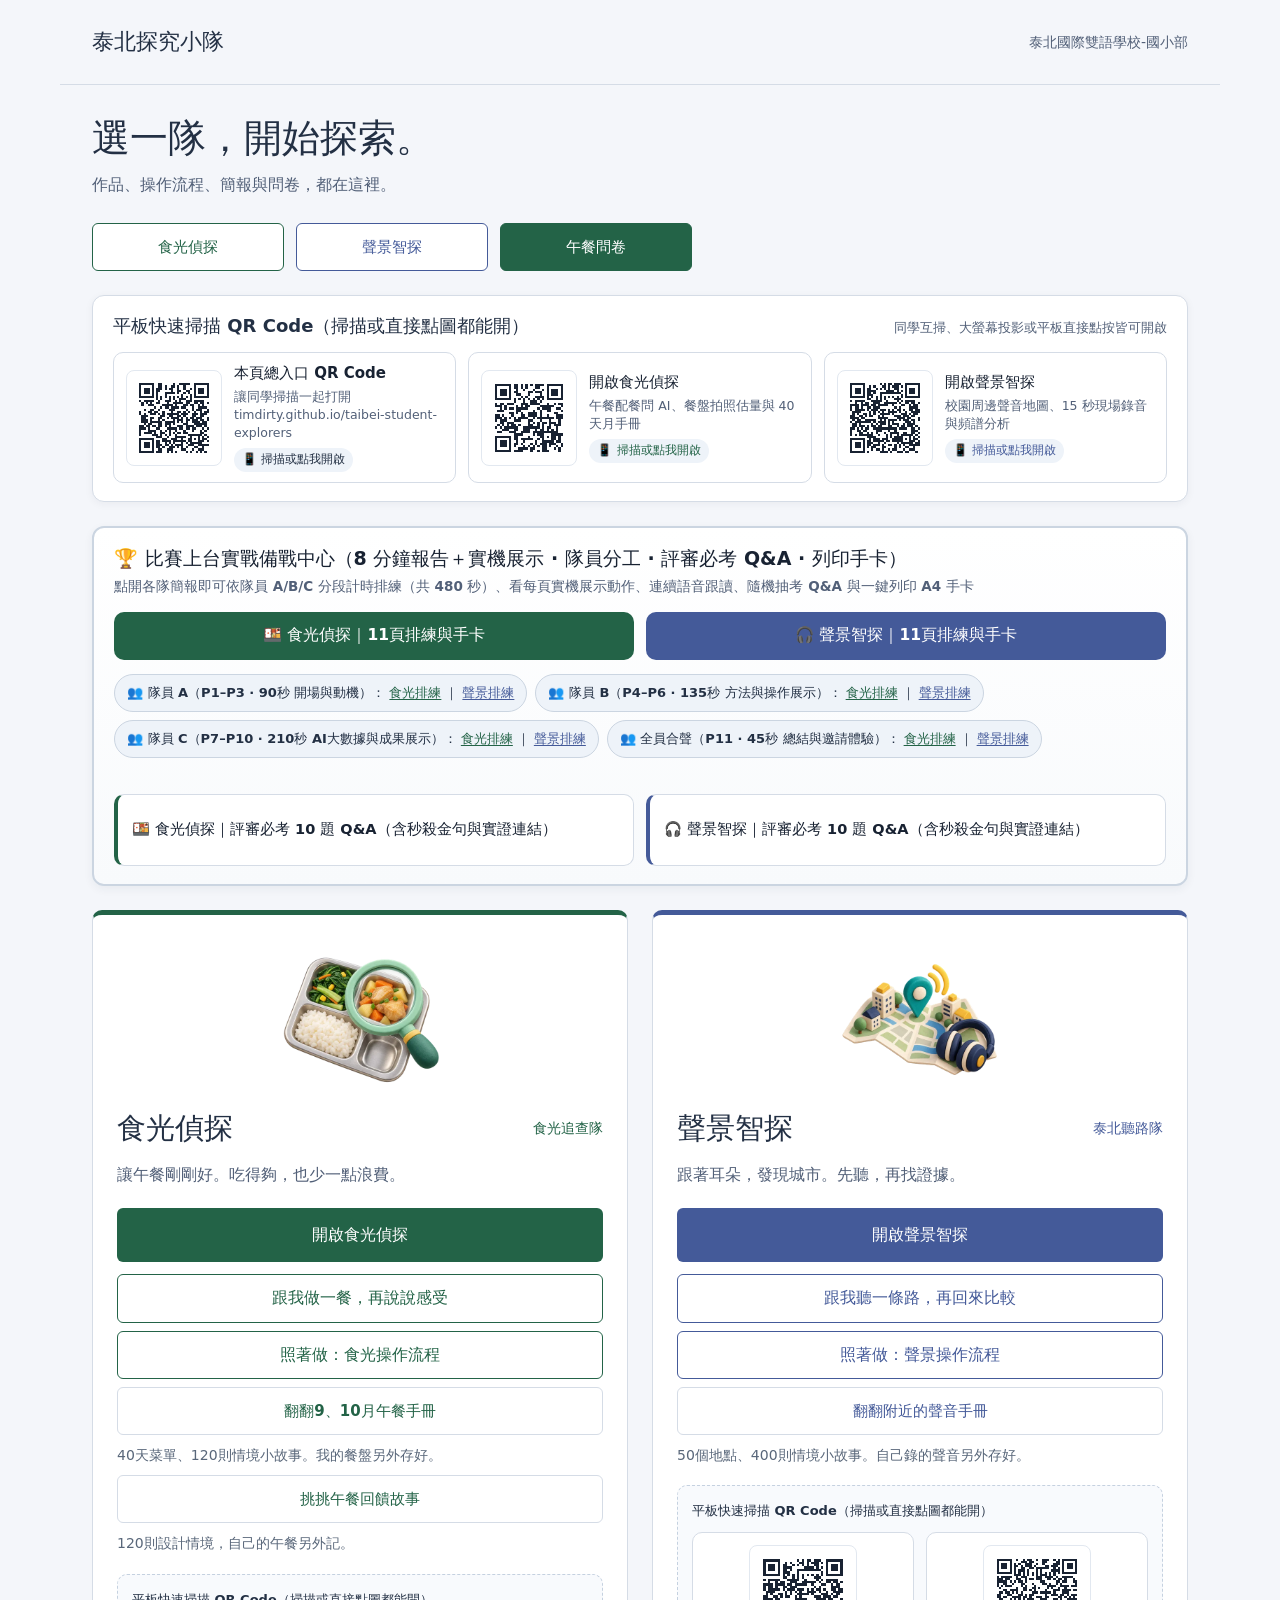
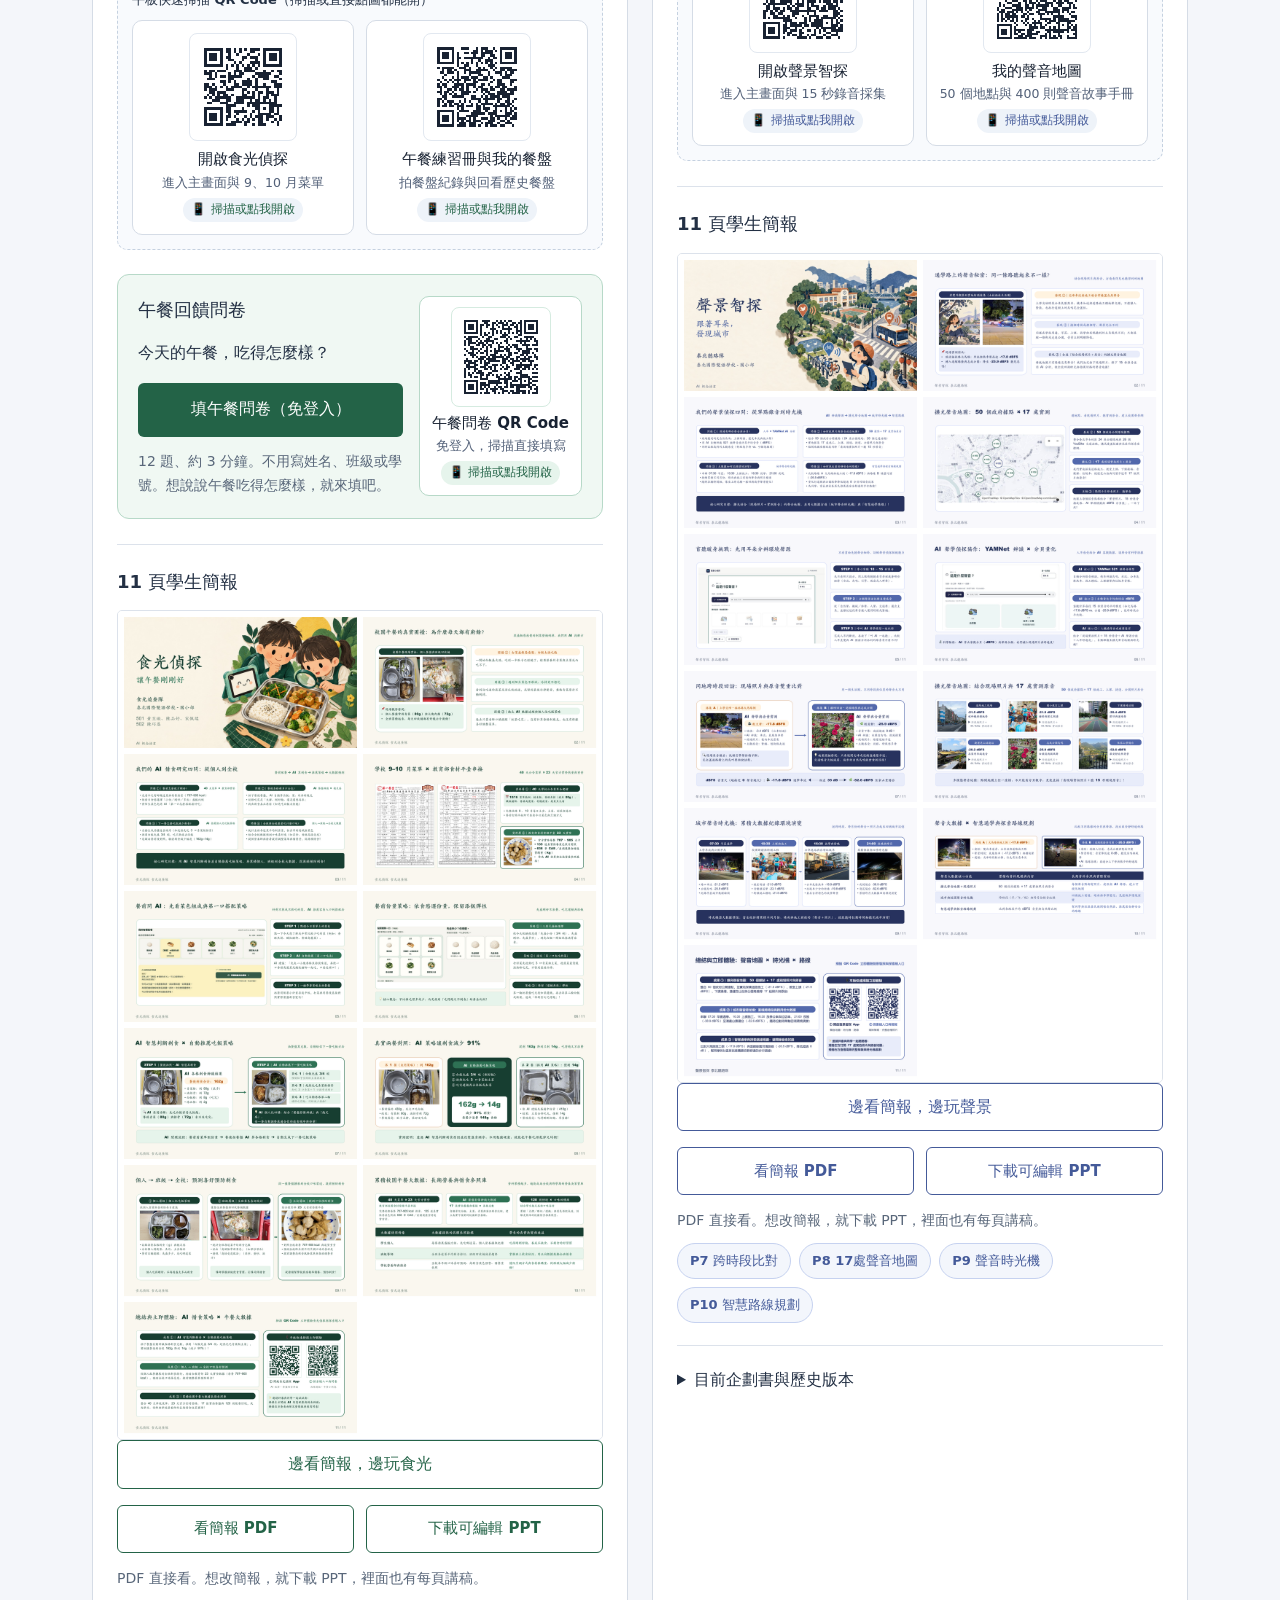
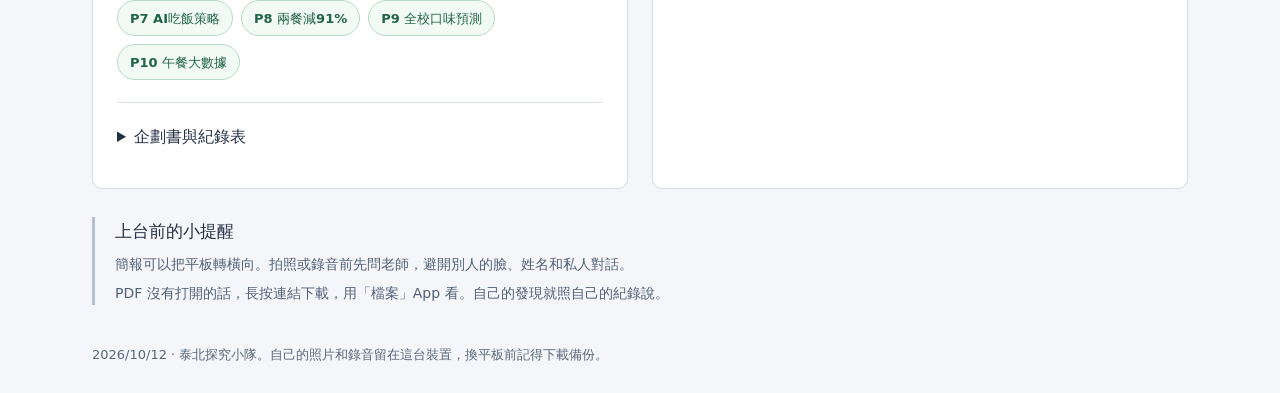
<file: index.html>
<!doctype html>
<html lang="zh-Hant">
<head>
  <meta charset="utf-8"><meta name="viewport" content="width=device-width,initial-scale=1">
  <meta name="robots" content="noindex,nofollow">
  <title>泰北探究小隊｜學生作品與簡報</title>
  <meta name="description" content="食光偵探與聲景智探：玩作品、翻月手冊、照著操作圖做，還有11頁學生簡報、企劃書和午餐問卷。">
  <meta property="og:title" content="泰北探究小隊｜學生作品與簡報">
  <meta property="og:description" content="食光偵探與聲景智探：玩作品、翻月手冊、照著操作圖做，還有11頁學生簡報、企劃書和午餐問卷。">
  <meta property="og:image" content="https://timdirty.github.io/taibei-student-explorers/slide-pages/food/01.png">
  <meta name="theme-color" content="#1f5f3b">
  <link rel="icon" href="data:image/svg+xml,%3Csvg xmlns='http://www.w3.org/2000/svg' viewBox='0 0 32 32'%3E%3Crect width='32' height='32' rx='8' fill='%2327345D'/%3E%3Cpath d='M7 8h8v17H7zM17 8h8v17h-8z' fill='white'/%3E%3C/svg%3E">
  <link rel="stylesheet" href="style.css">
  <link rel="stylesheet" href="survey-entry.css">
  <link rel="stylesheet" href="student-nav.css">
  <link rel="stylesheet" href="student-guide.css">
  <link rel="stylesheet" href="portal-art.css">
</head>
<body>
<a class="skip" href="#projects">跳到兩隊作品</a>
<header><a class="brand" href="./">泰北探究小隊</a><span>泰北國際雙語學校-國小部</span></header>
<main id="projects" tabindex="-1">
  <div class="intro"><h1>選一隊，開始探索。</h1><p>作品、操作流程、簡報與問卷，都在這裡。</p></div>
  <nav class="team-jump" aria-label="選擇作品或問卷">
    <a class="jump-food" href="#food-project">食光偵探</a>
    <a class="jump-sound" href="#sound-project">聲景智探</a>
    <a class="jump-survey" href="https://taibei-student-explorers.ctctim14.chatgpt.site/foodlens-survey" target="_blank" rel="noopener noreferrer">午餐問卷</a>
  </nav>
  <section class="qr-hub" aria-label="平板快速掃描 QR Code">
    <div class="qr-hub-head">
      <h2>平板快速掃描 QR Code（掃描或直接點圖都能開）</h2>
      <span>同學互掃、大螢幕投影或平板直接點按皆可開啟</span>
    </div>
    <div class="qr-grid qr-grid-3">
      <a class="qr-card" href="https://timdirty.github.io/taibei-student-explorers/" target="_blank" rel="noopener noreferrer">
        <img class="qr-code-img" src="img/qr-portal.svg" width="96" height="96" alt="泰北探究小隊總入口 QR Code">
        <div class="qr-card-meta">
          <strong>本頁總入口 QR Code</strong>
          <span>讓同學掃描一起打開 timdirty.github.io/taibei-student-explorers</span>
          <span class="qr-card-badge">📱 掃描或點我開啟</span>
        </div>
      </a>
      <a class="qr-card qr-food" href="https://foodlens-school.vercel.app/" target="_blank" rel="noopener noreferrer">
        <img class="qr-code-img" src="img/qr-foodlens.svg" width="96" height="96" alt="開啟食光偵探 QR Code">
        <div class="qr-card-meta">
          <strong>開啟食光偵探</strong>
          <span>午餐配餐問 AI、餐盤拍照估量與 40 天月手冊</span>
          <span class="qr-card-badge">📱 掃描或點我開啟</span>
        </div>
      </a>
      <a class="qr-card qr-sound" href="https://soundscape-ai-city-sound-detective.vercel.app/" target="_blank" rel="noopener noreferrer">
        <img class="qr-code-img" src="img/qr-soundscape.svg" width="96" height="96" alt="開啟聲景智探 QR Code">
        <div class="qr-card-meta">
          <strong>開啟聲景智探</strong>
          <span>校園周邊聲音地圖、15 秒現場錄音與頻譜分析</span>
          <span class="qr-card-badge">📱 掃描或點我開啟</span>
        </div>
      </a>
    </div>
  </section>
  <section class="competition-hub" aria-label="比賽上台實戰備戰中心">
    <div class="comp-hub-head">
      <h2>🏆 比賽上台實戰備戰中心（8 分鐘報告＋實機展示 · 隊員分工 · 評審必考 Q&amp;A · 列印手卡）</h2>
      <span>點開各隊簡報即可依隊員 A/B/C 分段計時排練（共 480 秒）、看每頁實機展示動作、連續語音跟讀、隨機抽考 Q&amp;A 與一鍵列印 A4 手卡</span>
    </div>
    <div class="comp-hub-actions">
      <a class="comp-action-btn comp-food" href="slides.html?team=food&amp;page=1">🍱 食光偵探｜11頁排練與手卡</a>
      <a class="comp-action-btn comp-sound" href="slides.html?team=sound&amp;page=1">🎧 聲景智探｜11頁排練與手卡</a>
    </div>
    <div class="comp-role-badges" role="list" aria-label="8分鐘隊員分工時間配置（點擊直接進入該隊員排練段落）">
      <span class="comp-role-pill" role="listitem">👥 隊員 A（P1–P3 · 90秒 開場與動機）：<a class="comp-role-team-link" href="slides.html?team=food&amp;role=A">食光排練</a>｜<a class="comp-role-team-link" href="slides.html?team=sound&amp;role=A">聲景排練</a></span>
      <span class="comp-role-pill" role="listitem">👥 隊員 B（P4–P6 · 135秒 方法與操作展示）：<a class="comp-role-team-link" href="slides.html?team=food&amp;role=B">食光排練</a>｜<a class="comp-role-team-link" href="slides.html?team=sound&amp;role=B">聲景排練</a></span>
      <span class="comp-role-pill" role="listitem">👥 隊員 C（P7–P10 · 210秒 AI大數據與成果展示）：<a class="comp-role-team-link" href="slides.html?team=food&amp;role=C">食光排練</a>｜<a class="comp-role-team-link" href="slides.html?team=sound&amp;role=C">聲景排練</a></span>
      <span class="comp-role-pill" role="listitem">👥 全員合聲（P11 · 45秒 總結與邀請體驗）：<a class="comp-role-team-link" href="slides.html?team=food&amp;role=ALL11">食光排練</a>｜<a class="comp-role-team-link" href="slides.html?team=sound&amp;role=ALL11">聲景排練</a></span>
    </div>
    <div class="comp-qa-grid">
      <details class="comp-qa-drawer comp-qa-food">
        <summary>🍱 食光偵探｜評審必考 10 題 Q&amp;A（含秒殺金句與實證連結）</summary>
        <ul class="comp-qa-items">
          <li><strong>Q1｜AI 怎麼只靠一張餐盤照片就知道剩下幾公克？準確嗎？</strong><p><em>🎯 秒殺金句：面積辨識 ＋ 官方食材基準重量 ＋ 教室電子秤校準，兼顧快速與準確！</em>結合學校公告菜單與教育部校園食材登錄平臺官方基準重量（白飯滿格約 180g、主菜約 90g、青菜約 85g），視覺 AI 辨識各格剩餘面積比例換算克數，同時標示信心度並搭配電子秤校準。<a class="comp-qa-link" href="slides.html?team=food&amp;page=7">查看 P7 簡報證據 →</a></p></li>
          <li><strong>Q2｜兩餐對照剩食從 162g 降到 14g（減少 91%），是菜色不同還是 AI 策略有用？</strong><p><em>🎯 秒殺金句：同一位同學真實兩餐配對追蹤！AI 調整盛飯比例與進食順序，自然吃完且剛剛好飽。</em>這是同一位同學（plate-06 與 plate-07）真實追蹤！第一餐先吃白飯太快飽導致青菜剩 80g、排骨剩 72g；第二餐採用 AI 推薦「白飯先盛 3/4 碗、趁熱先吃 3 口青菜配主菜」，自然只剩 14g 且剛剛好飽。<a class="comp-qa-link" href="slides.html?team=food&amp;page=8">查看 P8 簡報證據 →</a></p></li>
          <li><strong>Q3｜個人餐盤紀錄怎麼變成「班級」到「全校」的口味喜好預測？</strong><p><em>🎯 秒殺金句：三層架構！從個人配餐、班級回收桶，擴展到全校 23 天實登菜色口味預測。</em>三層架構：第一層幫個人調配份量；第二層統計全班各道菜平均剩食；第三層串接全校 23 天、147 道教育部食材登錄菜色與回饋，發現蒜炒、蛋炒、香酥魚排接受度逾 92%，能提前幫學校調整菜單預防剩食。<a class="comp-qa-link" href="slides.html?team=food&amp;page=9">查看 P9 簡報證據 →</a></p></li>
          <li><strong>Q4｜如果同學正在長身體，先盛 3/4 碗飯會不會吃不飽？</strong><p><em>🎯 秒殺金句：核心是「吃得剛好、健康零浪費」，絕不挨餓！保留添飯彈性並動態調整份量。</em>核心原則是「吃得剛剛好飽、健康零浪費」！AI 策略保留「吃完還餓再去添飯或加菜」，且餐後會勾選飽足感（剛剛好／還想再吃／太撐），若還想再吃，下一餐自動調高建議份量。<a class="comp-qa-link" href="slides.html?team=food&amp;page=6">查看 P6 簡報證據 →</a></p></li>
          <li><strong>Q5｜累積校園午餐大數據，對營養師和團膳廚房有什麼幫助？</strong><p><em>🎯 秒殺金句：過去只知廚餘總重，現在精準掌握哪道菜、哪種煮法被剩下，精準備餐！</em>整合 40 天菜單、23 天實登熱量（707–905 大卡）與分格克數，能幫廚房精準掌握各班備餐量，並幫營養師把常剩蔬菜改成受歡迎的料理法。<a class="comp-qa-link" href="slides.html?team=food&amp;page=10">查看 P10 簡報證據 →</a></p></li>
          <li><strong>Q6｜其他學校也能用嗎？同學的資料會不會外洩？</strong><p><em>🎯 秒殺金句：全國國中小皆有食材登錄平臺可無縫對接！只用學號代號、不拍臉，本機儲存最安全。</em>全台國中小皆串接教育部食材登錄平臺，匯入菜單即可跨校使用；餐盤紀錄保存在平板本機資料庫（IndexedDB），只用代號、不拍臉部，並支援 JSON 備份，兼顧隱私與推廣。<a class="comp-qa-link" href="slides.html?team=food&amp;page=4">查看 P4 簡報證據 →</a></p></li>
          <li><strong>Q7｜120 則配餐情境跟 17 張實拍餐盤有什麼不同？你們怎麼區分真實紀錄與模擬資料？</strong><p><em>🎯 秒殺金句：嚴格落實「資料來源透明化」！實測與模擬分開標示、絕不混淆。</em>23 天教育部食材登錄平臺（638 筆進貨重量）與 17 張校內餐盤照片標示為「真實實測」；而 120 則跨 40 天菜單的配餐故事則標示為「設計情境模擬」，用來測試不同挑食狀況的 AI 應對策略！<a class="comp-qa-link" href="slides.html?team=food&amp;page=10">查看 P10 簡報證據 →</a></p></li>
          <li><strong>Q8｜未來食光偵探還可以怎麼升級？如何真正落實到每天的校園午餐？</strong><p><em>🎯 秒殺金句：推動「班級每週惜食榜」與「跨學期菜單 AI 預警系統」，讓惜食成為全校日常！</em>短期可在各班平板架設「餐後 3 秒拍餐盤角」，每週自動產出菜色報表給營養師；中長期則串接跨學期季節菜單，由 AI 預警高剩食風險菜色並推薦改良法，從源頭達成校園零廚餘！<a class="comp-qa-link" href="slides.html?team=food&amp;page=9">查看 P9 簡報證據 →</a></p></li>
          <li><strong>Q9｜AI 辨識如何克服不同光線、陰影或不同餐盤材質/顏色的影響？會不會在陰暗處就認錯？</strong><p><em>🎯 秒殺金句：Gemini 多模態視覺模型是依食材多邊形邊緣輪廓、表面紋理與格位配置判斷，而非單純靠顏色，陰影光影下依然精準！</em>Google Gemini 3.5 Flash 多模態視覺模型辨識的是食材的多邊形邊緣輪廓、表面立體紋理（如白飯的米粒顆粒感、排骨的炸粉酥脆質地）以及餐盤相對格位配置，而非單純依賴顏色或色溫判定。我們實測校內 17 張在不同光影時段（陰天、晴天窗邊、教室室內燈下）拍攝的真實餐盤照片，模型皆能穩定辨識菜色並正確換算克數！<a class="comp-qa-link" href="slides.html?team=food&amp;page=2">查看 P2 簡報證據 →</a></p></li>
          <li><strong>Q10｜AI 推薦的吃飯策略（白飯先盛 3/4 碗、先吃青菜配主菜）有營養學或醫學依據嗎？</strong><p><em>🎯 秒殺金句：遵循「蔬菜與蛋白質優先」的科學進食順序，避免先吃大量精緻澱粉提早產生飽脹感，自然吃完零剩食！</em>這符合營養科學的「蔬菜與蛋白質優先（Vegetables & Protein First）」進食順序！過去同學習慣一開始吃大口白飯，容易因精緻澱粉提早產生過度飽脹感，導致後面的青菜與主菜吃不下。AI 策略引導先盛 3/4 碗飯、趁熱先吃青菜與蛋白質，延緩飽足感產生時間，吃完還能依胃口添飯。經由我們同位同學真實兩餐實測（plate-06 → plate-07），剩食從 162g 銳減至 14g（減少 91%），且自評飽足感剛好！<a class="comp-qa-link" href="slides.html?team=food&amp;page=8">查看 P8 簡報證據 →</a></p></li>
        </ul>
      </details>
      <details class="comp-qa-drawer comp-qa-sound">
        <summary>🎧 聲景智探｜評審必考 10 題 Q&amp;A（含秒殺金句與實證連結）</summary>
        <ul class="comp-qa-items">
          <li><strong>Q1｜簡報上的「負 17.8 dBFS」跟「負 52.6 dBFS」是什麼意思？為什麼是負數？</strong><p><em>🎯 秒殺金句：0 為破音上限，越接近 0 越吵、負越多越安靜，尖峰車陣與清晨陽台相差近 35 分貝！</em>dBFS 以 0 dBFS 為麥克風破音上限，因此數值皆為負數，「越接近 0 聲音越大、負越多越安靜」！福林路尖峰車陣 -17.8 dBFS 很吵，住家清晨山景陽台 -52.6 dBFS 超安靜，相差近 35 分貝。<a class="comp-qa-link" href="slides.html?team=sound&amp;page=5">查看 P5 簡報證據 →</a></p></li>
          <li><strong>Q2｜不同平板麥克風靈敏度不同，怎麼公平比較路線 A 和路線 B？</strong><p><em>🎯 秒殺金句：嚴格落實「同機、同時段、15 秒定點」四大變因控制，以相對分貝差值消除硬體誤差！</em>我們制定「同機、同時段、15 秒定點採集」科學控制變因規範！系統會檢查是否為同一台裝置（deviceId）與完整 15 秒未破音樣本，確保路線 B 比路線 A 減弱逾 8 分貝是真實環境差異。<a class="comp-qa-link" href="slides.html?team=sound&amp;page=7">查看 P7 簡報證據 →</a></p></li>
          <li><strong>Q3｜AI 聲學模型（YAMNet）如果聽錯怎麼辦？為什麼還要「人耳盲聽」？</strong><p><em>🎯 秒殺金句：AI 算客觀頻譜，人耳感受舒適度！垃圾車與蟲鳴實證人機雙重驗證才能校正 AI 盲點。</em>我們設計「人耳主觀感受 × AI 客觀聲學雙重驗證」！AI 快速算出頻譜與 521 類聲源機率，但只有人耳能感受聲音讓人緊張或舒服，兩者結合加上現場照片才是最完整的聲景證據。<a class="comp-qa-link" href="slides.html?team=sound&amp;page=6">查看 P6 簡報證據 →</a></p></li>
          <li><strong>Q4｜什麼是「城市聲音時光機」？要怎麼運作？</strong><p><em>🎯 秒殺金句：把跨時段（07:30–21:00）與跨天候/施工前後的「照片＋15 秒原音」加上時間軸！</em>在同一生活圈持續累積跨時段（07:30 通學、10:30 上課施工、16:30 放學垃圾車、21:00 夜晚至清晨）與跨月份的「照片＋原音」大數據，拉動地圖時間軸就能回溯施工前後與四季聲景演變。<a class="comp-qa-link" href="slides.html?team=sound&amp;page=9">查看 P9 簡報證據 →</a></p></li>
          <li><strong>Q5｜「智慧通學與探索路線規劃」實際怎麼幫助同學和社區居民？</strong><p><em>🎯 秒殺金句：不走大馬路車陣（-17.8 dBFS），改走退縮綠蔭河濱好路（-26.5 dBFS），降噪逾 8 分貝更安全！</em>透過 50 個公開據點與 17 處實測原音比對，發現避開大馬路施工側（路線 A -17.8 dBFS）、改走退縮人行道與志成公園河濱（路線 B -26.5 dBFS），音量降低逾 8 分貝，走起來更安靜安全。<a class="comp-qa-link" href="slides.html?team=sound&amp;page=10">查看 P10 簡報證據 →</a></p></li>
          <li><strong>Q6｜在街上或校園錄音拍照，怎麼保護路人與同學的隱私？</strong><p><em>🎯 秒殺金句：三大倫理原則：只錄 15 秒環境背景音、不錄私人對話、照片去識別化並本機優先儲存！</em>遵守三大隱私原則：每段只錄 15 秒環境背景音不錄私人對話、音檔與照片優先存於平板本機並支援 JSON 備份、公開展示的 17 處樣本皆聚焦環境景觀並完成去識別化處理。<a class="comp-qa-link" href="slides.html?team=sound&amp;page=4">查看 P4 簡報證據 →</a></p></li>
          <li><strong>Q7｜地圖上的 50 個政府據點、400 則情境故事，跟你們實測的 17 處原音是怎麼區分的？</strong><p><em>🎯 秒殺金句：資料來源雙重標籤！政府公開據點為探索起點基底，17 處照片原音為學生親訪實證。</em>50 個政府公開據點（公園、交通站點）與 400 則情境故事是探索起點；而 17 處附現場照片、15 秒真實原音檔與分貝數據的紀錄，是我們親自走訪士林採集的一手實測證據，獨立標示！<a class="comp-qa-link" href="slides.html?team=sound&amp;page=8">查看 P8 簡報證據 →</a></p></li>
          <li><strong>Q8｜「城市聲音時光機」與「智慧通學路線」未來如何擴展到更多學校或社區？</strong><p><em>🎯 秒殺金句：匯入開放據點並由師生接力錄製 15 秒原音，任何學校都能建立專屬的通學降噪地圖！</em>未來結合交通安全宣導與四季自然課，讓同學接力在施工前後、梅雨季、蟬鳴季持續上傳 15 秒聲景紀錄；不僅能為學弟妹標出最安靜安全的通學好路，更能成為長期公民科學資料庫！<a class="comp-qa-link" href="slides.html?team=sound&amp;page=10">查看 P10 簡報證據 →</a></p></li>
          <li><strong>Q9｜戶外錄音如果有陣風吹進麥克風（風切聲），AI 會不會誤判？你們怎麼過濾？</strong><p><em>🎯 秒殺金句：採行現場身體背風採集防護，結合 YAMNet 對低頻風切與 2–5kHz 鳥鳴的頻率分離辨識，並經人耳盲聽雙重檢核！</em>我們制定了科學採集規範：第一是在戶外錄音時採行「身體背風防護」原則，以背風遮擋直接風流避免麥克風氣流破音；第二是在 AI 聲學辨識上，Google YAMNet 模型會分析梅爾頻譜（Mel-spectrogram），將低頻風動雜訊與中高頻的鳥鳴（2000–5000Hz）或人聲（300–3000Hz）進行頻率特徵分離辨識。最後由同學進行「人耳盲聽」覆核確認音質，確保每一筆採集都真實可信！<a class="comp-qa-link" href="slides.html?team=sound&amp;page=6">查看 P6 簡報證據 →</a></p></li>
          <li><strong>Q10｜台北市政府交通局或教育局如果想採用你們的成果，你們能提供什麼格式的資料？</strong><p><em>🎯 秒殺金句：地圖資料原生採用標準 GeoJSON 格式，並支援 IndexedDB 本機 JSON 一鍵備份匯出，能無縫對接台北市通學安全改善！</em>我們的系統具備開放資料相容性！第一，50 個環境據點與 17 處實測點位皆採用標準 GeoJSON 資料結構，且平板本機資料庫支援一鍵匯出完整 JSON 備份檔；第二，我們實測標註的「通學路段 A/B 分貝對比（-17.8 vs. -26.5 dBFS）」與綠蔭降噪點位，能直接提供給教育局或交通局作為「安心通學巷」人行道退縮與降噪植栽規劃的市民科學客觀依據！<a class="comp-qa-link" href="slides.html?team=sound&amp;page=10">查看 P10 簡報證據 →</a></p></li>
        </ul>
      </details>
    </div>
  </section>
  <div class="projects">
    <article id="food-project" class="project food" aria-labelledby="food-title" tabindex="-1">
      <img class="project-hero" src="img/food-hero.webp" width="168" height="168" alt="">
      <div class="project-heading"><h2 id="food-title">食光偵探</h2><span>食光追查隊</span></div>
      <p class="question">讓午餐剛剛好。吃得夠，也少一點浪費。</p>
      <a class="primary" href="https://foodlens-school.vercel.app/" target="_blank" rel="noopener noreferrer">開啟食光偵探</a>
      <div class="guide-entry">
        <a class="guide-entry-link" href="food.html">跟我做一餐，再說說感受</a>
        <a class="guide-entry-link" href="student-guide.html#food">照著做：食光操作流程</a>
        <a class="demo-entry-link" href="https://foodlens-school.vercel.app/#month-lunch-notebook" target="_blank" rel="noopener noreferrer">翻翻9、10月午餐手冊</a>
        <p class="hint">40天菜單、120則情境小故事。我的餐盤另外存好。</p>
        <a class="demo-entry-link" href="feedback-stories.html">挑挑午餐回饋故事</a>
        <p class="hint">120則設計情境，自己的午餐另外記。</p>
      </div>
      <div class="project-qr-box" aria-label="食光偵探平板快速掃描 QR Code">
        <p class="qr-box-title">平板快速掃描 QR Code（掃描或直接點圖都能開）</p>
        <div class="qr-grid qr-grid-2">
          <a class="qr-card qr-food" href="https://foodlens-school.vercel.app/" target="_blank" rel="noopener noreferrer">
            <img class="qr-code-img" src="img/qr-foodlens.svg" width="108" height="108" alt="開啟食光偵探 QR Code">
            <div class="qr-card-meta">
              <strong>開啟食光偵探</strong>
              <span>進入主畫面與 9、10 月菜單</span>
              <span class="qr-card-badge">📱 掃描或點我開啟</span>
            </div>
          </a>
          <a class="qr-card qr-food" href="https://foodlens-school.vercel.app/scan?view=history" target="_blank" rel="noopener noreferrer">
            <img class="qr-code-img" src="img/qr-food-history.svg" width="108" height="108" alt="午餐練習冊與我的餐盤 QR Code">
            <div class="qr-card-meta">
              <strong>午餐練習冊與我的餐盤</strong>
              <span>拍餐盤紀錄與回看歷史餐盤</span>
              <span class="qr-card-badge">📱 掃描或點我開啟</span>
            </div>
          </a>
        </div>
      </div>
      <section class="survey-entry" aria-labelledby="survey-title">
        <div class="survey-entry-body">
          <h3 id="survey-title">午餐回饋問卷</h3>
          <p>今天的午餐，吃得怎麼樣？</p>
          <a class="primary" href="https://taibei-student-explorers.ctctim14.chatgpt.site/foodlens-survey" target="_blank" rel="noopener noreferrer">填午餐問卷（免登入）</a>
          <p class="hint">12 題、約 3 分鐘。不用寫姓名、班級或學號。想說說午餐吃得怎麼樣，就來填吧。</p>
        </div>
        <a class="qr-card qr-card-survey" href="https://taibei-student-explorers.ctctim14.chatgpt.site/foodlens-survey#qr" target="_blank" rel="noopener noreferrer">
          <img class="qr-code-img" src="img/qr-survey.svg" width="100" height="100" alt="午餐回饋問卷 QR Code">
          <div class="qr-card-meta">
            <strong>午餐問卷 QR Code</strong>
            <span>免登入，掃描直接填寫</span>
            <span class="qr-card-badge">📱 掃描或點我開啟</span>
          </div>
        </a>
      </section>
      <section class="slides" aria-labelledby="food-slides-title">
        <h3 id="food-slides-title">11 頁學生簡報</h3>
        <a class="preview" href="slides.html?team=food&page=1"><img class="deck-overview" src="food-slides.png" width="1328" height="2272" loading="lazy" decoding="async" alt="食光偵探11頁學生簡報總覽，點開逐頁看"></a>
        <a class="guide-entry-link" href="slides.html?team=food&page=1">邊看簡報，邊玩食光</a>
        <div class="actions"><a href="slides/食光偵探_11頁學生簡報.pdf" target="_blank" rel="noopener">看簡報 PDF</a><a href="slides/食光偵探_11頁學生簡報.pptx" download="食光偵探_11頁學生簡報.pptx">下載可編輯 PPT</a></div>
        <p class="hint">PDF 直接看。想改簡報，就下載 PPT，裡面也有每頁講稿。</p>
        <div class="slide-quick-jumps"><a href="slides.html?team=food&page=7">P7 AI吃飯策略</a><a href="slides.html?team=food&page=8">P8 兩餐減91%</a><a href="slides.html?team=food&page=9">P9 全校口味預測</a><a href="slides.html?team=food&page=10">P10 午餐大數據</a></div>
      </section>
      <details><summary>企劃書與紀錄表</summary><div class="resources">
        <a href="docs/foodlens-0911.pdf" target="_blank" rel="noopener">09/11 送件企劃書</a>
        <a href="docs/foodlens-meal-record.docx" download="食光偵探_單餐量測紀錄表.docx">下載單餐紀錄表</a>
        <a href="https://taibei-student-explorers.ctctim14.chatgpt.site/survey-admin" target="_blank" rel="noopener">看收到的午餐回饋</a>
        <p class="hint">這是9/11的發想提案。想知道真的改變多少，要看照片、秤重和問卷紀錄。</p>
      </div></details>
    </article>
    <article id="sound-project" class="project sound" aria-labelledby="sound-title" tabindex="-1">
      <img class="project-hero" src="img/sound-hero.webp" width="168" height="168" alt="">
      <div class="project-heading"><h2 id="sound-title">聲景智探</h2><span>泰北聽路隊</span></div>
      <p class="question">跟著耳朵，發現城市。先聽，再找證據。</p>
      <a class="primary" href="https://soundscape-ai-city-sound-detective.vercel.app/" target="_blank" rel="noopener noreferrer">開啟聲景智探</a>
      <div class="guide-entry">
        <a class="guide-entry-link" href="sound.html">跟我聽一條路，再回來比較</a>
        <a class="guide-entry-link" href="student-guide.html#sound">照著做：聲景操作流程</a>
        <a class="demo-entry-link" href="https://soundscape-ai-city-sound-detective.vercel.app/?view=map#my-sound-map" target="_blank" rel="noopener noreferrer">翻翻附近的聲音手冊</a>
        <p class="hint">50個地點、400則情境小故事。自己錄的聲音另外存好。</p>
      </div>
      <div class="project-qr-box" aria-label="聲景智探平板快速掃描 QR Code">
        <p class="qr-box-title">平板快速掃描 QR Code（掃描或直接點圖都能開）</p>
        <div class="qr-grid qr-grid-2">
          <a class="qr-card qr-sound" href="https://soundscape-ai-city-sound-detective.vercel.app/" target="_blank" rel="noopener noreferrer">
            <img class="qr-code-img" src="img/qr-soundscape.svg" width="108" height="108" alt="開啟聲景智探 QR Code">
            <div class="qr-card-meta">
              <strong>開啟聲景智探</strong>
              <span>進入主畫面與 15 秒錄音採集</span>
              <span class="qr-card-badge">📱 掃描或點我開啟</span>
            </div>
          </a>
          <a class="qr-card qr-sound" href="https://soundscape-ai-city-sound-detective.vercel.app/?view=map#my-sound-map" target="_blank" rel="noopener noreferrer">
            <img class="qr-code-img" src="img/qr-sound-map.svg" width="108" height="108" alt="我的聲音地圖 QR Code">
            <div class="qr-card-meta">
              <strong>我的聲音地圖</strong>
              <span>50 個地點與 400 則聲音故事手冊</span>
              <span class="qr-card-badge">📱 掃描或點我開啟</span>
            </div>
          </a>
        </div>
      </div>
      <section class="slides" aria-labelledby="sound-slides-title">
        <h3 id="sound-slides-title">11 頁學生簡報</h3>
        <a class="preview" href="slides.html?team=sound&page=1"><img class="deck-overview" src="sound-slides.png" width="1328" height="2272" loading="lazy" decoding="async" alt="聲景智探11頁學生簡報總覽，點開逐頁看"></a>
        <a class="guide-entry-link" href="slides.html?team=sound&page=1">邊看簡報，邊玩聲景</a>
        <div class="actions"><a href="slides/聲景智探_11頁學生簡報.pdf" target="_blank" rel="noopener">看簡報 PDF</a><a href="slides/聲景智探_11頁學生簡報.pptx" download="聲景智探_11頁學生簡報.pptx">下載可編輯 PPT</a></div>
        <p class="hint">PDF 直接看。想改簡報，就下載 PPT，裡面也有每頁講稿。</p>
        <div class="slide-quick-jumps"><a href="slides.html?team=sound&page=7">P7 跨時段比對</a><a href="slides.html?team=sound&page=8">P8 17處聲音地圖</a><a href="slides.html?team=sound&page=9">P9 聲音時光機</a><a href="slides.html?team=sound&page=10">P10 智慧路線規劃</a></div>
      </section>
      <details><summary>目前企劃書與歷史版本</summary><div class="resources">
        <a href="docs/soundscape-current-ethics.pdf" target="_blank" rel="noopener">閱讀目前企劃書</a>
        <a href="docs/soundscape-current-ethics.pdf" download="聲景智探_數位公民與科技倫理版.pdf">下載目前企劃書</a>
        <a href="docs/soundscape-0911.pdf" target="_blank" rel="noopener">09/11 歷史初版</a>
        <p class="hint">地點來自政府公開資料。我想聽這裡的聲音，可以到安全的位置自己錄一段。</p>
      </div></details>
    </article>
  </div>
  <aside><h2>上台前的小提醒</h2><p>簡報可以把平板轉橫向。拍照或錄音前先問老師，避開別人的臉、姓名和私人對話。</p><p>PDF 沒有打開的話，長按連結下載，用「檔案」App 看。自己的發現就照自己的紀錄說。</p></aside>
</main>
<footer>2026/10/12 · 泰北探究小隊。自己的照片和錄音留在這台裝置，換平板前記得下載備份。</footer>
</body>
</html>
</file>
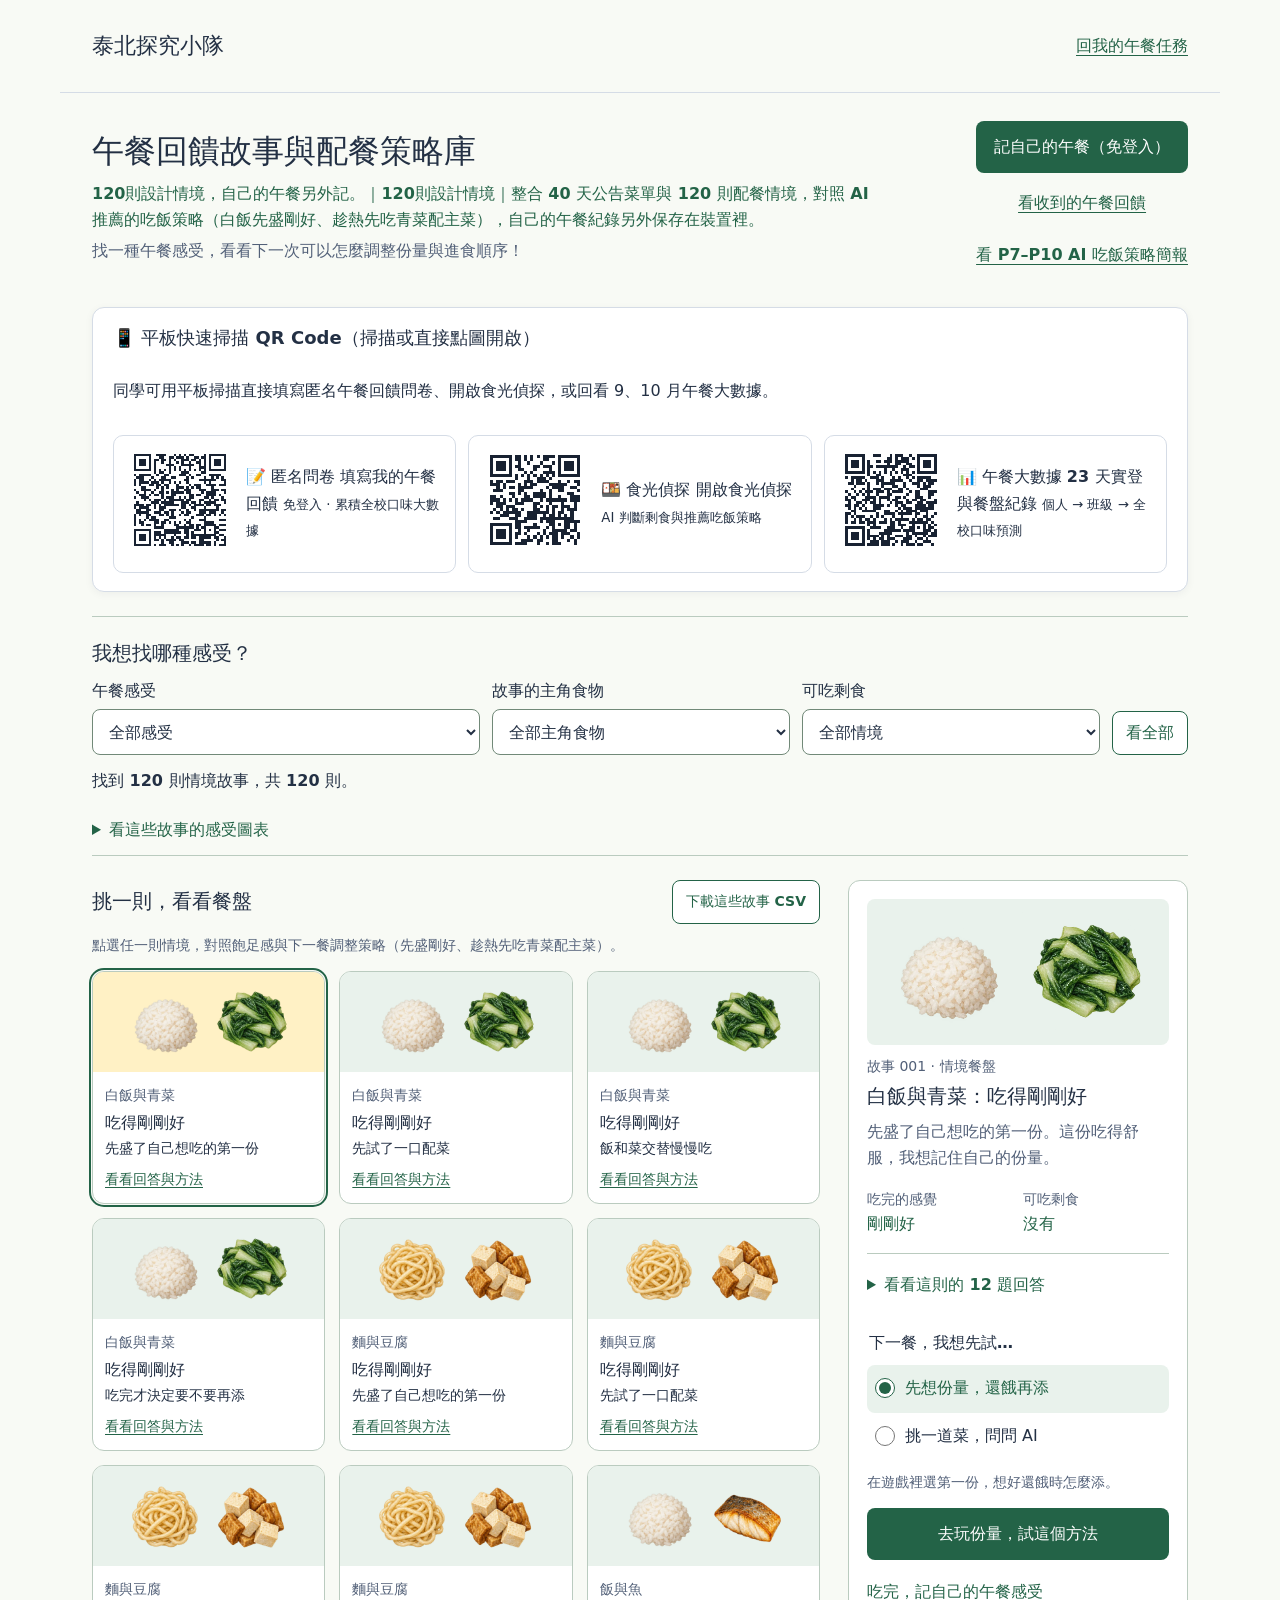
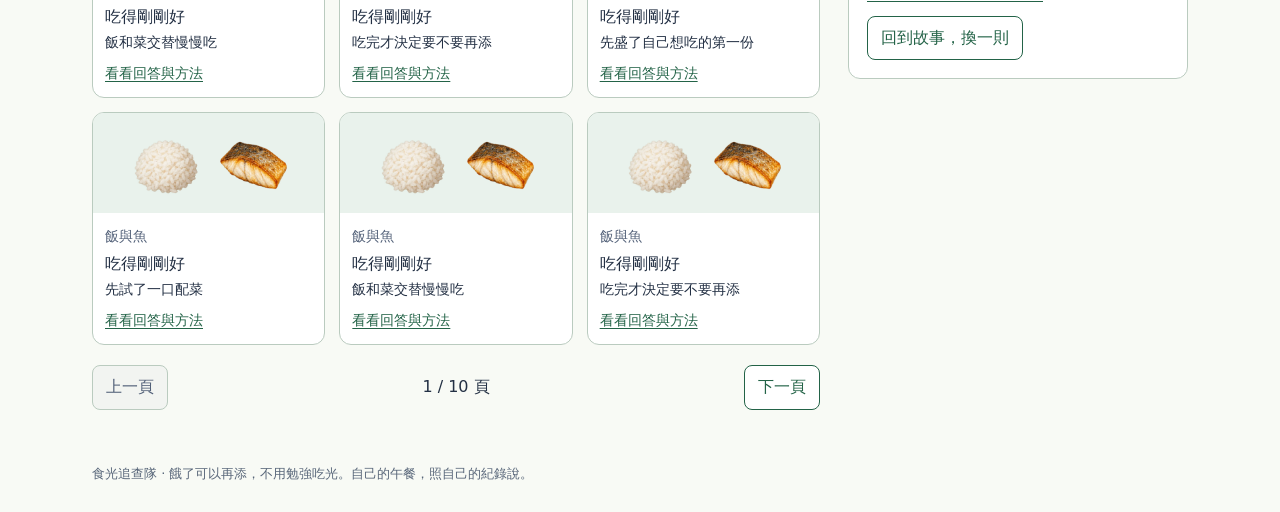
<file: feedback-stories.html>
<!doctype html>
<html lang="zh-Hant">
<head>
  <meta charset="utf-8"><meta name="viewport" content="width=device-width,initial-scale=1">
  <meta name="robots" content="noindex,nofollow">
  <title>午餐回饋故事｜食光偵探</title>
  <meta name="description" content="120則設計情境，從午餐感受找一個能試的方法。自己的午餐另外記。">
  <meta property="og:title" content="午餐回饋故事｜食光偵探">
  <meta property="og:description" content="120則設計情境，從午餐感受找一個能試的方法。自己的午餐另外記。">
  <meta property="og:image" content="https://timdirty.github.io/taibei-student-explorers/slide-pages/food/01.png">
  <meta name="theme-color" content="#1f5f3b">
  <link rel="stylesheet" href="style.css">
  <link rel="stylesheet" href="feedback-stories.css">
  <link rel="stylesheet" href="portal-art.css">
  <script type="module" src="feedback-stories.js"></script>
</head>
<body class="feedback-stories-page">
<a class="skip" href="#stories">跳到午餐回饋故事</a>
<header><a class="brand" href="index.html">泰北探究小隊</a><a href="food.html#clues">回我的午餐任務</a></header>
<main id="stories" tabindex="-1">
  <div class="stories-intro">
    <div><h1>午餐回饋故事與配餐策略庫</h1><p id="story-source">120則設計情境｜整合 40 天公告菜單與 120 則配餐情境，對照 AI 推薦的吃飯策略（白飯先盛剛好、趁熱先吃青菜配主菜），自己的午餐紀錄另外保存在裝置裡。</p><p>找一種午餐感受，看看下一次可以怎麼調整份量與進食順序！</p></div>
    <div class="stories-real-links"><a class="story-primary" href="https://taibei-student-explorers.ctctim14.chatgpt.site/foodlens-survey" target="_blank" rel="noopener noreferrer">記自己的午餐（免登入）</a><a href="https://taibei-student-explorers.ctctim14.chatgpt.site/survey-admin" target="_blank" rel="noopener noreferrer">看收到的午餐回饋</a><a href="slides.html?team=food&amp;page=7">看 P7–P10 AI 吃飯策略簡報</a></div>
  </div>
  <section class="qr-hub" aria-label="平板快速掃描 QR Code">
    <div class="qr-hub-head">
      <h2>📱 平板快速掃描 QR Code（掃描或直接點圖開啟）</h2>
      <p>同學可用平板掃描直接填寫匿名午餐回饋問卷、開啟食光偵探，或回看 9、10 月午餐大數據。</p>
    </div>
    <div class="qr-grid qr-grid-3">
      <a class="qr-card qr-card-food" href="https://taibei-student-explorers.ctctim14.chatgpt.site/foodlens-survey" target="_blank" rel="noopener noreferrer">
        <span class="qr-box"><img src="img/qr-survey.svg" width="108" height="108" alt="匿名午餐回饋問卷 QR Code"></span>
        <span class="qr-meta">
          <span class="qr-badge">📝 匿名問卷</span>
          <strong>填寫我的午餐回饋</strong>
          <small>免登入 · 累積全校口味大數據</small>
        </span>
      </a>
      <a class="qr-card qr-card-food" href="https://foodlens-school.vercel.app/" target="_blank" rel="noopener noreferrer">
        <span class="qr-box"><img src="img/qr-foodlens.svg" width="108" height="108" alt="食光偵探作品首頁 QR Code"></span>
        <span class="qr-meta">
          <span class="qr-badge">🍱 食光偵探</span>
          <strong>開啟食光偵探</strong>
          <small>AI 判斷剩食與推薦吃飯策略</small>
        </span>
      </a>
      <a class="qr-card qr-card-food" href="https://foodlens-school.vercel.app/scan?view=history" target="_blank" rel="noopener noreferrer">
        <span class="qr-box"><img src="img/qr-food-history.svg" width="108" height="108" alt="午餐練習冊與我的餐盤 QR Code"></span>
        <span class="qr-meta">
          <span class="qr-badge">📊 午餐大數據</span>
          <strong>23 天實登與餐盤紀錄</strong>
          <small>個人 → 班級 → 全校口味預測</small>
        </span>
      </a>
    </div>
  </section>
  <section class="story-filter-section" aria-labelledby="filters-title">
    <h2 id="filters-title">我想找哪種感受？</h2>
    <div class="story-filters">
      <label for="profile-filter">午餐感受<select id="profile-filter"><option value="">全部感受</option></select></label>
      <label for="food-filter">故事的主角食物<select id="food-filter"><option value="">全部主角食物</option></select></label>
      <label for="leftovers-filter">可吃剩食<select id="leftovers-filter"><option value="">全部情境</option><option value="yes">有留下食物</option><option value="no">沒有留下食物</option></select></label>
      <button id="reset-filters" type="button">看全部</button>
    </div>
    <p id="filter-status" role="status" aria-live="polite" aria-atomic="true">正在整理故事…</p>
    <div id="chart-selection" class="chart-selection" hidden><span id="chart-selection-text"></span><button id="clear-chart-filters" type="button">清除圖表篩選</button></div>
  </section>
  <details id="story-chart-details" class="story-chart-details">
    <summary>看這些故事的感受圖表</summary>
    <section class="story-charts" aria-label="目前篩選故事的感受圖表">
      <div class="story-chart"><h2 id="satiety-title">吃完有多飽？</h2><p class="chart-note" id="satiety-note"></p><div id="satiety-chart" aria-labelledby="satiety-title" aria-describedby="satiety-note"></div></div>
      <div class="story-chart"><h2 id="adjustment-title">下一餐想先改什麼？</h2><p class="chart-note" id="adjustment-note"></p><div id="adjustment-chart" aria-labelledby="adjustment-title" aria-describedby="adjustment-note"></div></div>
    </section>
  </details>
  <div class="story-workspace">
    <section class="story-library" aria-labelledby="library-title">
      <div class="library-heading"><h2 id="library-title">挑一則，看看餐盤</h2><button id="export-stories" type="button">下載這些故事 CSV</button></div>
      <p class="story-art-note">點選任一則情境，對照飽足感與下一餐調整策略（先盛剛好、趁熱先吃青菜配主菜）。</p>
      <p id="export-status" role="status" aria-live="polite"></p>
      <div id="empty-stories" class="empty-stories" hidden><h3>這個組合還沒有故事</h3><p>可以換一種感受，或按「看全部」重新挑選。</p><button id="empty-reset" type="button">看全部 120 則</button></div>
      <ul id="case-list" class="story-cards" aria-label="午餐情境故事"></ul>
      <nav class="story-pagination" aria-label="故事頁數"><button id="previous-stories" type="button">上一頁</button><span id="page-count" aria-live="polite"></span><button id="next-stories" type="button">下一頁</button></nav>
    </section>
    <section id="story-detail" class="story-detail" aria-labelledby="detail-title" hidden>
      <div id="detail-art" class="detail-art" aria-hidden="true"></div>
      <p id="detail-number" class="detail-number"></p>
      <h2 id="detail-title" tabindex="-1"></h2>
      <p id="detail-summary"></p>
      <dl id="detail-highlights" class="story-highlights"></dl>
      <details id="full-answers"><summary>看看這則的 12 題回答</summary><dl id="detail-answers" class="story-answers"></dl></details>
      <fieldset id="method-choices"><legend>下一餐，我想先試…</legend><div id="method-options"></div></fieldset>
      <p id="method-description"></p>
      <a id="method-link" class="story-primary" href="https://foodlens-school.vercel.app/game" target="_blank" rel="noopener noreferrer">去試一個方法</a>
      <a class="own-lunch-link" href="https://taibei-student-explorers.ctctim14.chatgpt.site/foodlens-survey" target="_blank" rel="noopener noreferrer">吃完，記自己的午餐感受</a>
      <button id="back-to-stories" type="button">回到故事，換一則</button>
    </section>
  </div>
  <noscript><p>故事需要 JavaScript 才能篩選。也可以直接填上方的匿名午餐回饋，或回午餐任務。</p></noscript>
</main>
<footer>食光追查隊 · 餓了可以再添，不用勉強吃光。自己的午餐，照自己的紀錄說。</footer>
</body>
</html>
</file>
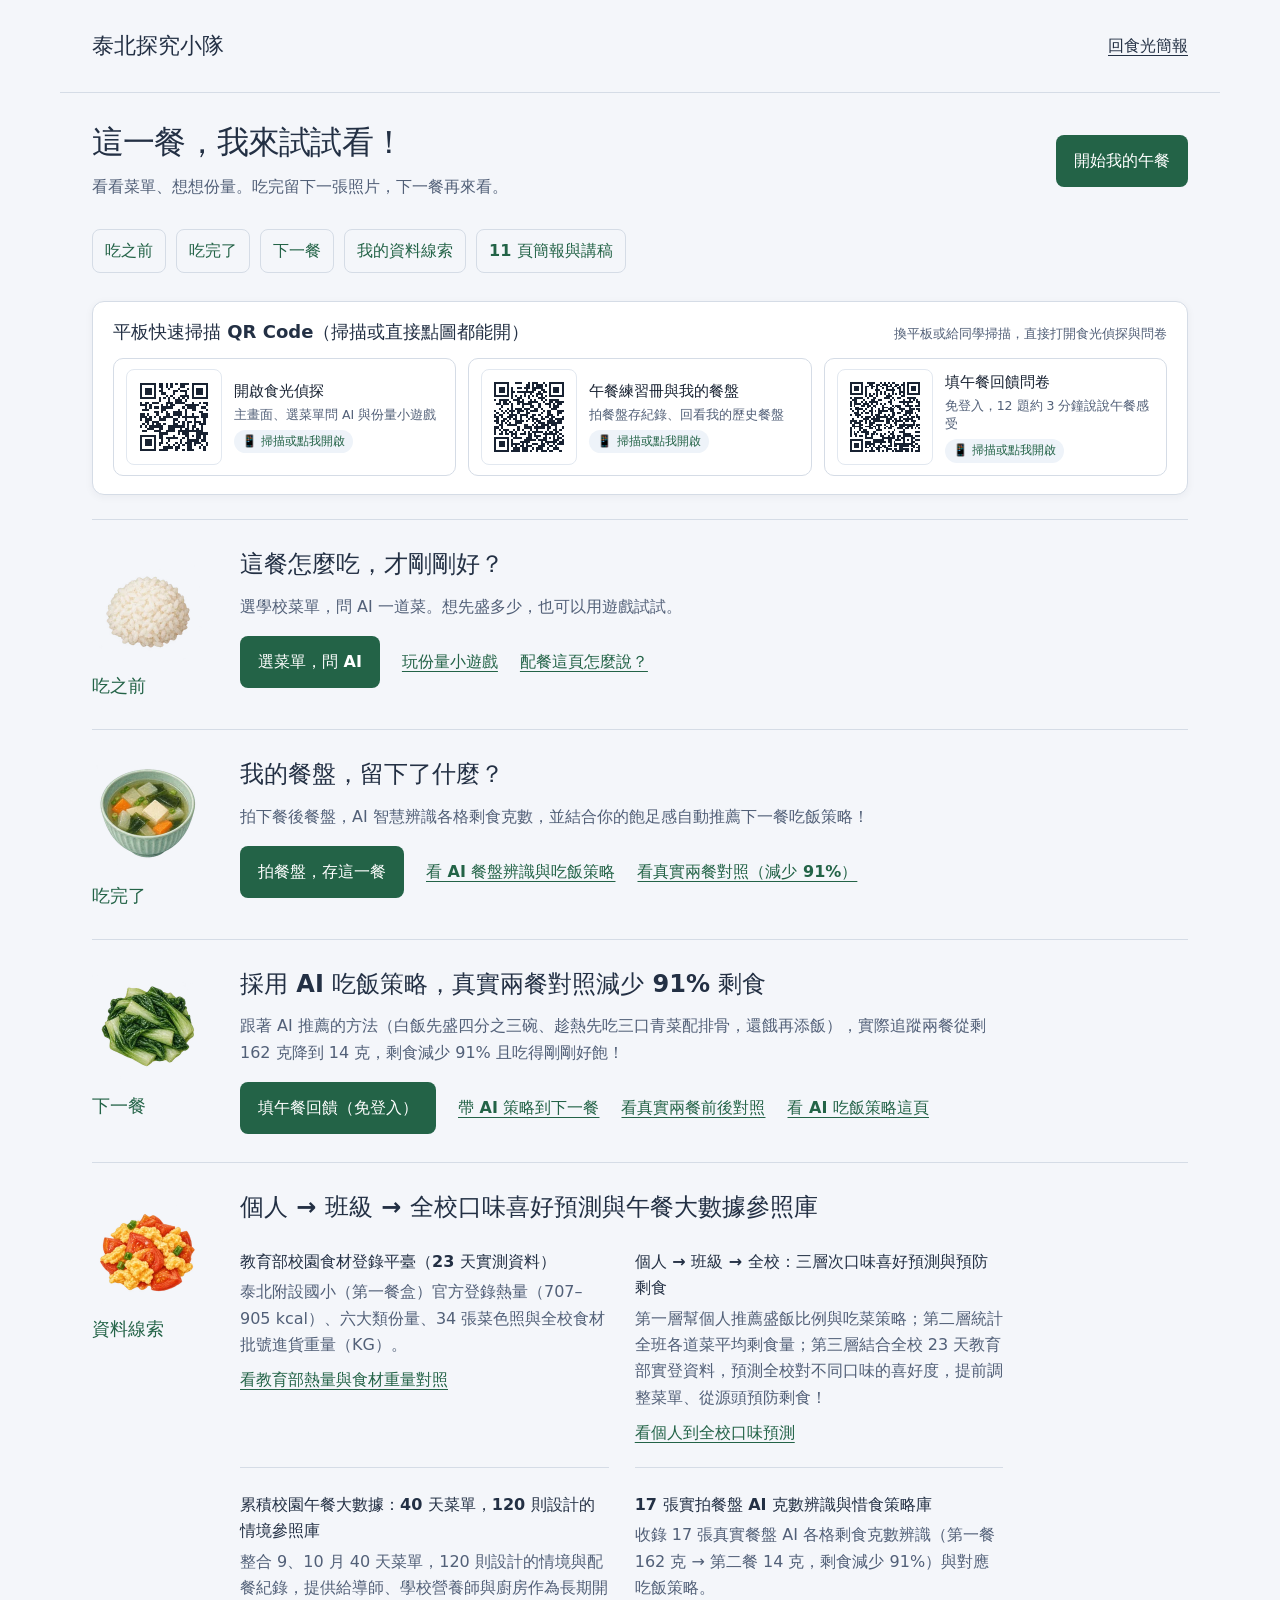
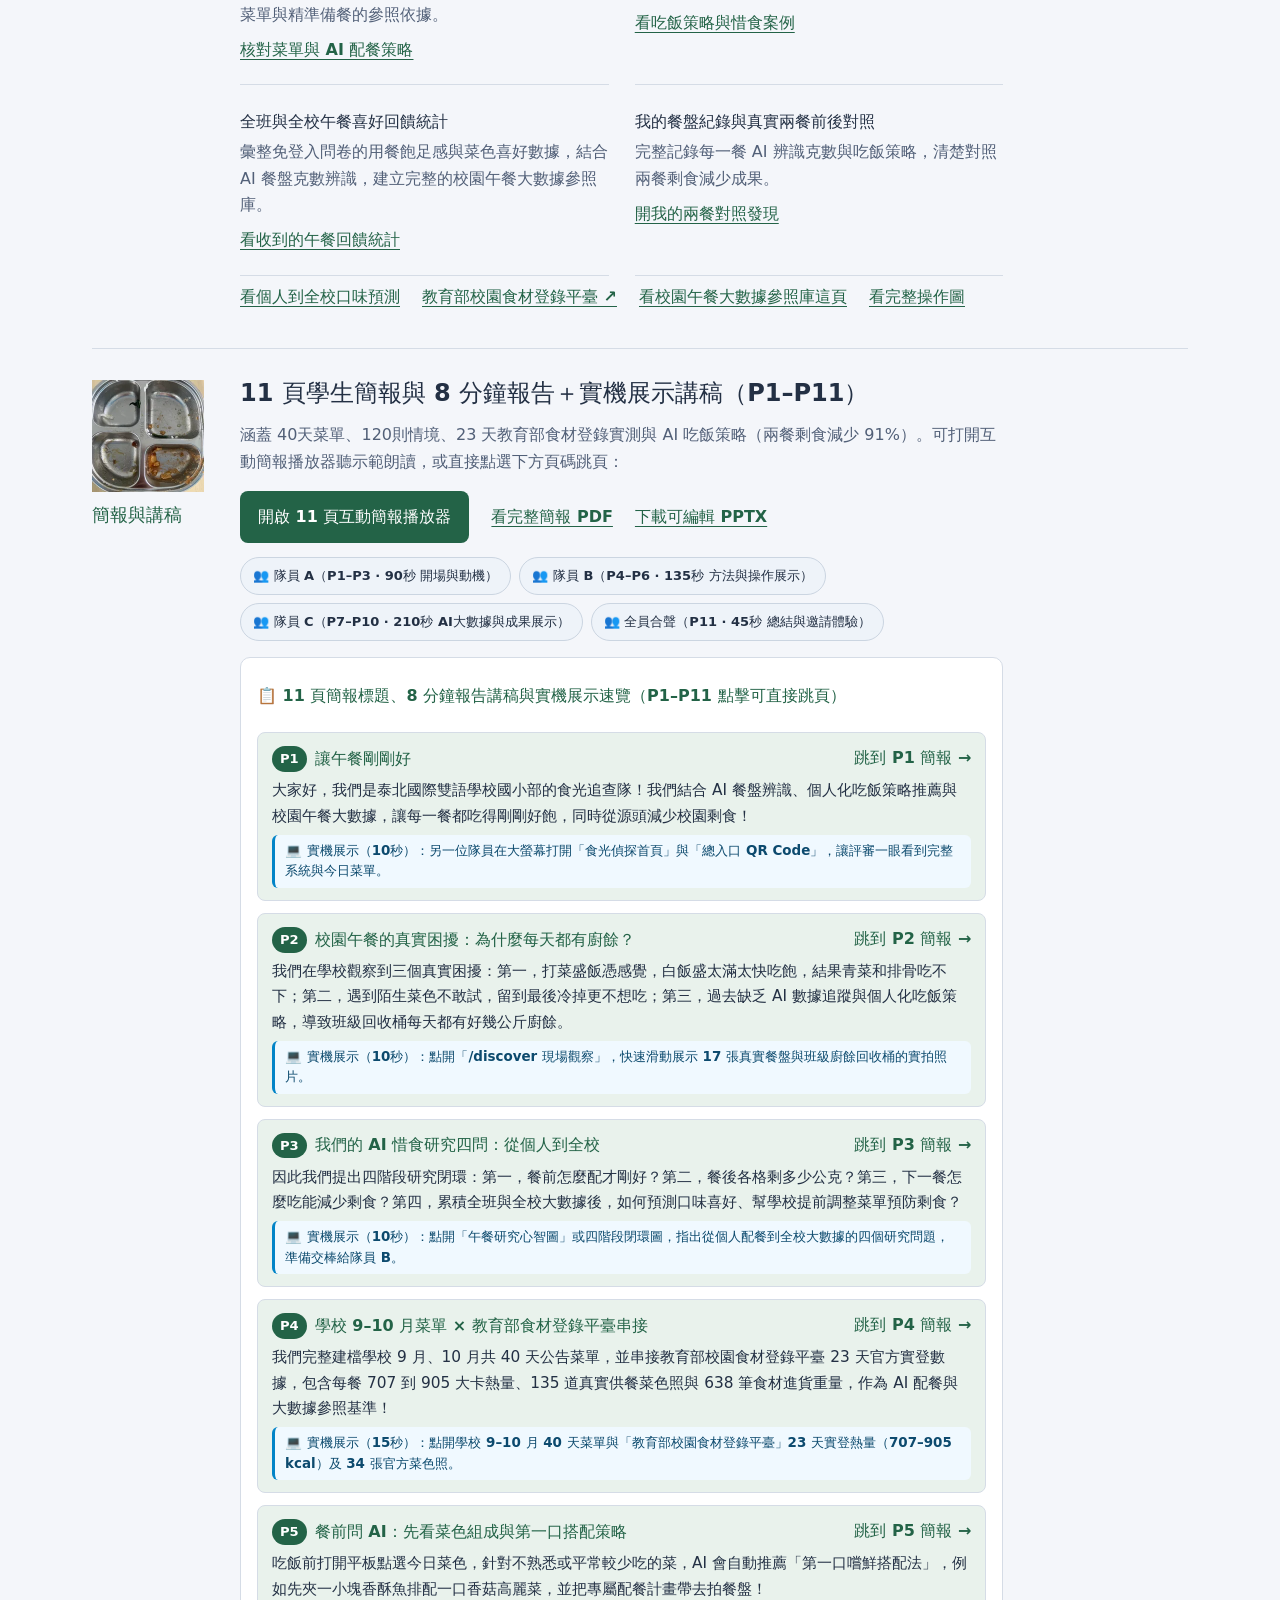
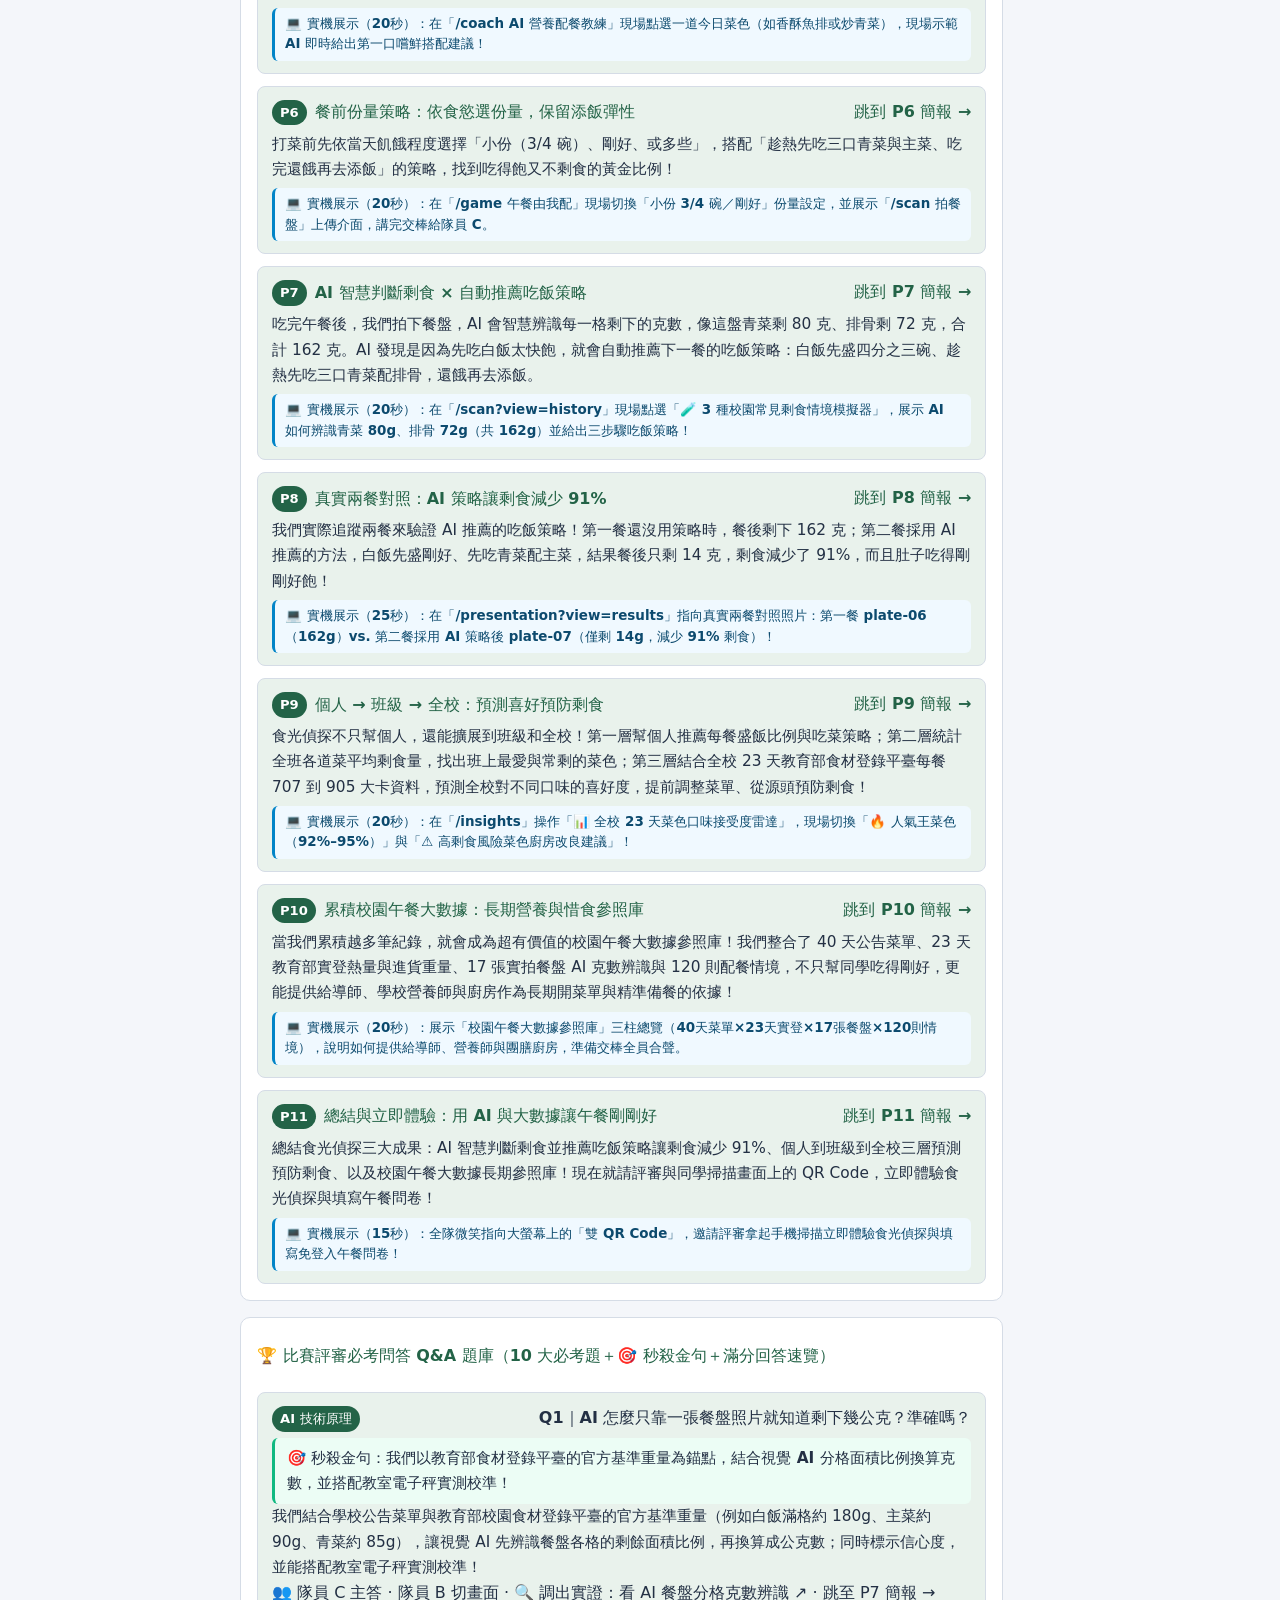
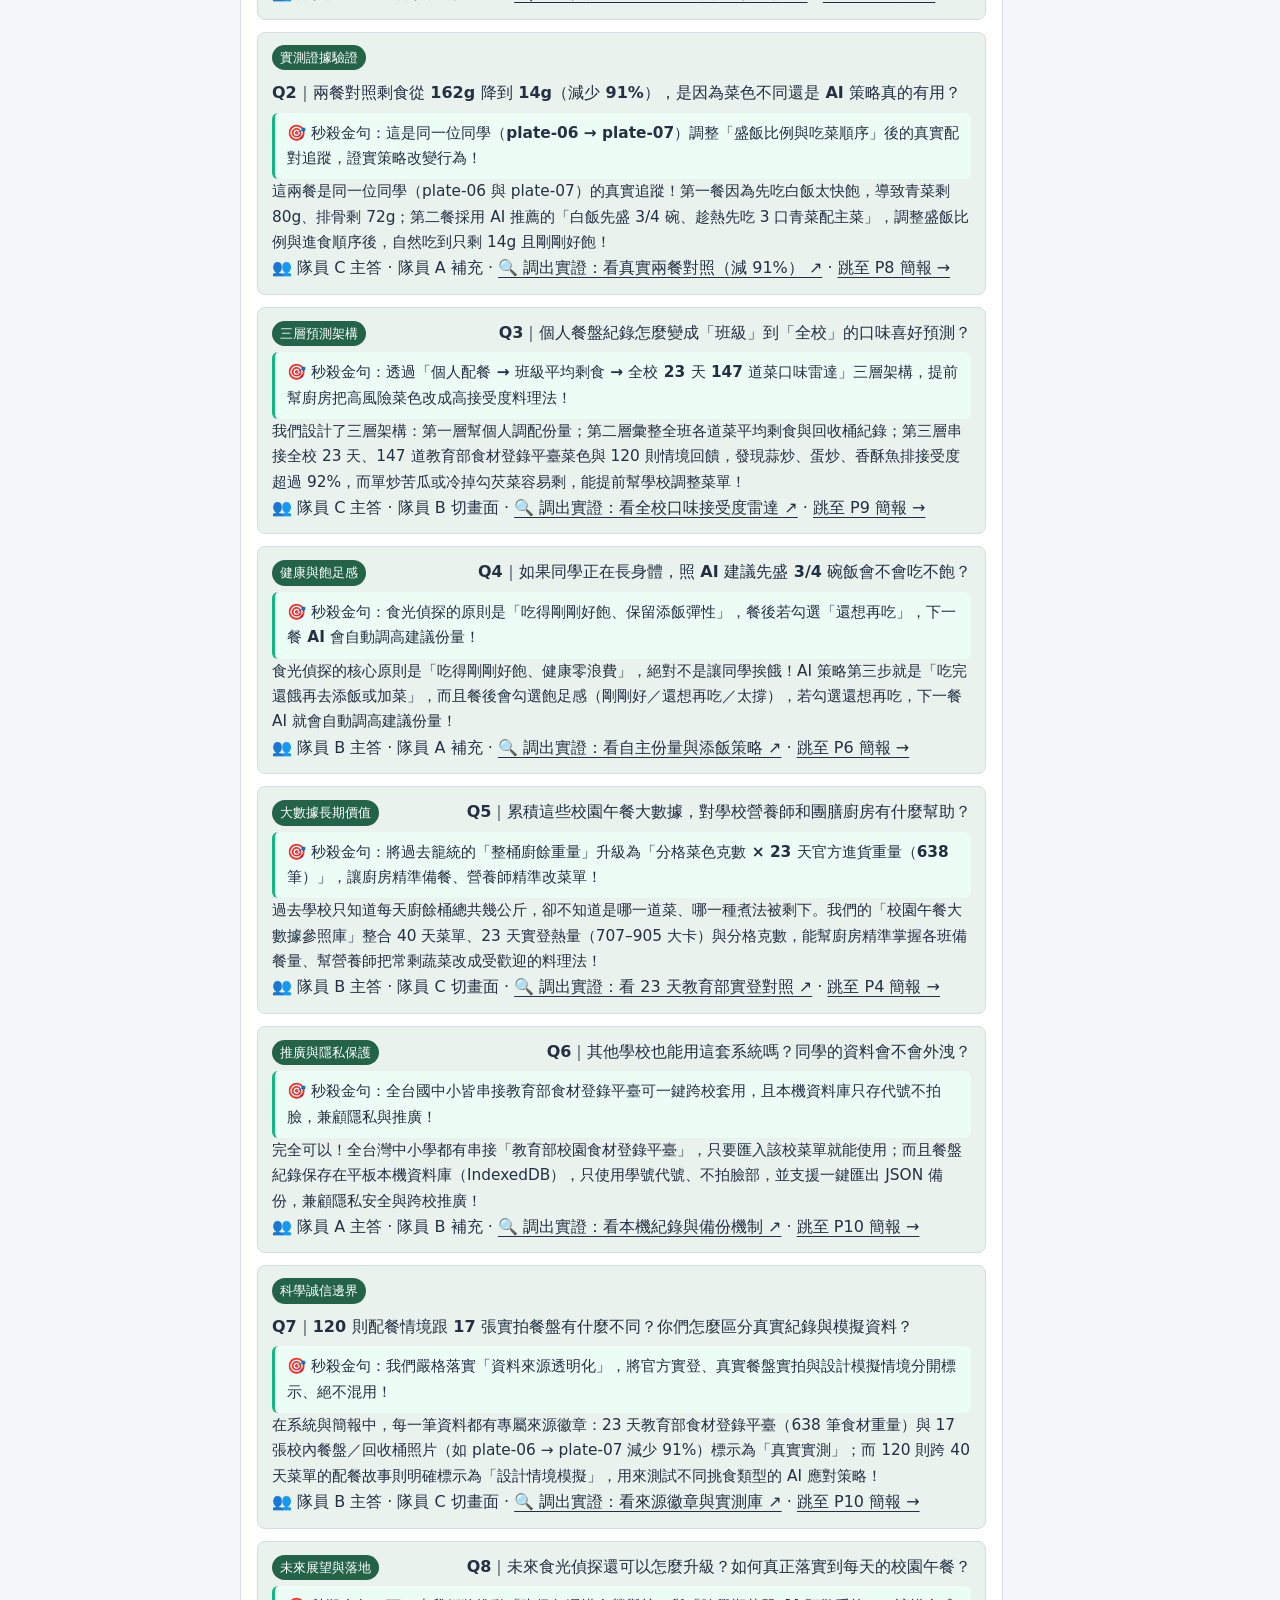
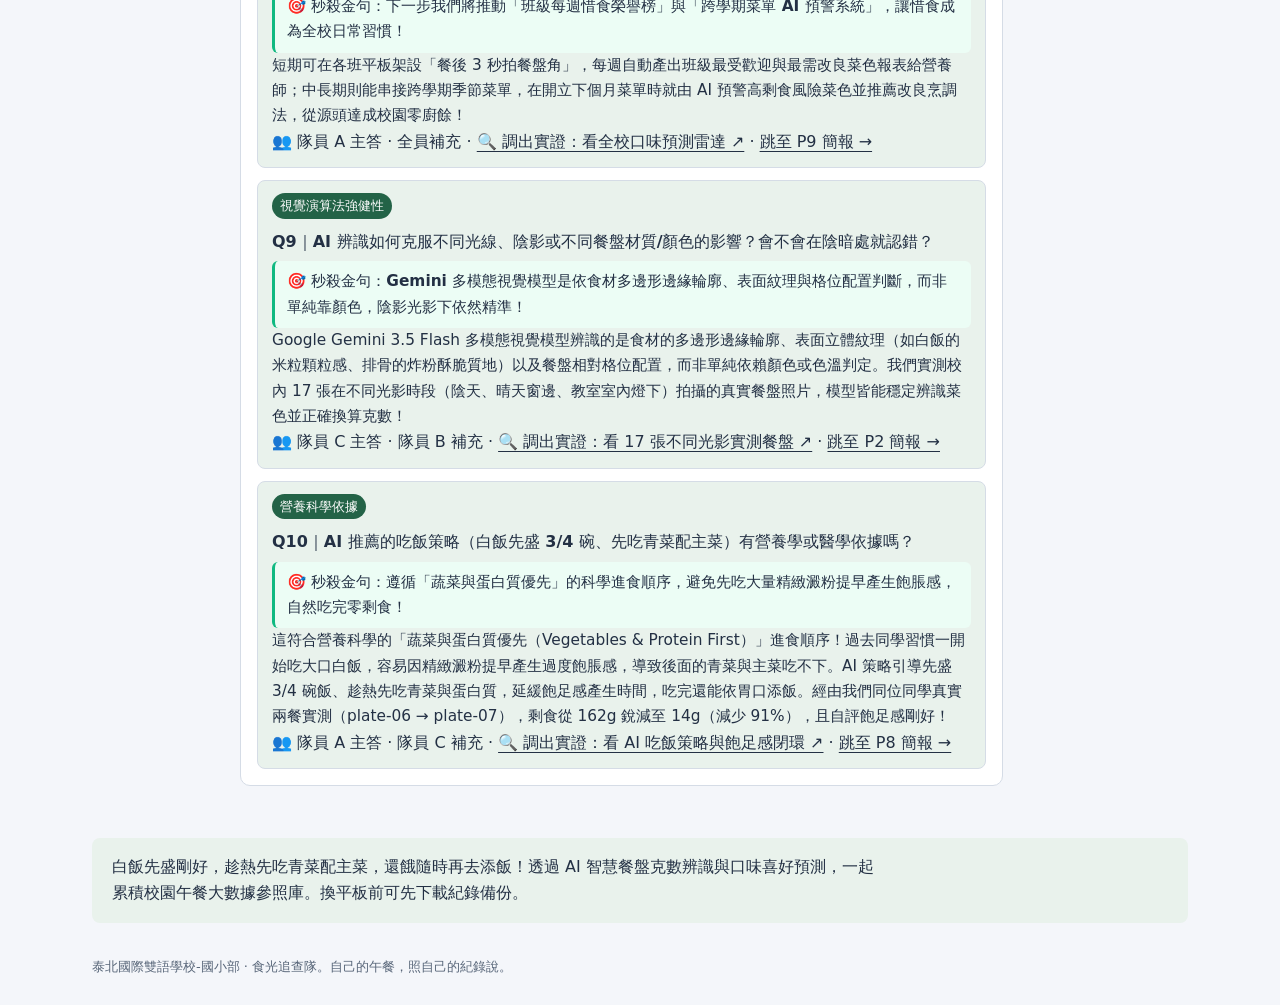
<file: food.html>
<!doctype html><html lang="zh-Hant"><head><meta charset="utf-8"><meta name="viewport" content="width=device-width,initial-scale=1"><meta name="robots" content="noindex,nofollow"><title>我的午餐任務｜食光偵探</title><meta name="description" content="食光偵探我的午餐任務：餐前選菜單問 AI、餐後拍餐盤 AI 克數辨識與推薦吃飯策略，真實兩餐對照減少 91% 剩食。"><meta property="og:title" content="我的午餐任務｜食光偵探"><meta property="og:description" content="食光偵探我的午餐任務：餐前選菜單問 AI、餐後拍餐盤 AI 克數辨識與推薦吃飯策略，真實兩餐對照減少 91% 剩食。"><meta property="og:image" content="https://timdirty.github.io/taibei-student-explorers/slide-pages/food/01.png"><meta name="theme-color" content="#1f5f3b"><link rel="stylesheet" href="style.css"><link rel="stylesheet" href="journey.css"><link rel="stylesheet" href="portal-art.css"></head>
<body class="journey-page" data-team="food"><a class="skip" href="#journey">跳到我的午餐任務</a><header><a class="brand" href="index.html">泰北探究小隊</a><a href="slides.html?team=food&page=1">回食光簡報</a></header>
<main id="journey" tabindex="-1"><div class="journey-intro"><div><h1>這一餐，我來試試看！</h1><p>看看菜單、想想份量。吃完留下一張照片，下一餐再來看。</p></div><a class="journey-primary" href="https://foodlens-school.vercel.app/coach" target="_blank" rel="noopener noreferrer">開始我的午餐</a></div>
<nav class="journey-nav" aria-label="午餐任務進度"><a href="#before">吃之前</a><a href="#after">吃完了</a><a href="#feedback">下一餐</a><a href="#clues">我的資料線索</a><a href="#slides-card">11 頁簡報與講稿</a></nav>
<section class="qr-hub" aria-label="平板快速掃描 QR Code"><div class="qr-hub-head"><h2>平板快速掃描 QR Code（掃描或直接點圖都能開）</h2><span>換平板或給同學掃描，直接打開食光偵探與問卷</span></div><div class="qr-grid qr-grid-3"><a class="qr-card qr-food" href="https://foodlens-school.vercel.app/" target="_blank" rel="noopener noreferrer"><img class="qr-code-img" src="img/qr-foodlens.svg" width="96" height="96" alt="開啟食光偵探 QR Code"><div class="qr-card-meta"><strong>開啟食光偵探</strong><span>主畫面、選菜單問 AI 與份量小遊戲</span><span class="qr-card-badge">📱 掃描或點我開啟</span></div></a><a class="qr-card qr-food" href="https://foodlens-school.vercel.app/scan?view=history" target="_blank" rel="noopener noreferrer"><img class="qr-code-img" src="img/qr-food-history.svg" width="96" height="96" alt="午餐練習冊與我的餐盤 QR Code"><div class="qr-card-meta"><strong>午餐練習冊與我的餐盤</strong><span>拍餐盤存紀錄、回看我的歷史餐盤</span><span class="qr-card-badge">📱 掃描或點我開啟</span></div></a><a class="qr-card qr-food" href="https://taibei-student-explorers.ctctim14.chatgpt.site/foodlens-survey" target="_blank" rel="noopener noreferrer"><img class="qr-code-img" src="img/qr-survey.svg" width="96" height="96" alt="午餐回饋問卷 QR Code"><div class="qr-card-meta"><strong>填午餐回饋問卷</strong><span>免登入，12 題約 3 分鐘說說午餐感受</span><span class="qr-card-badge">📱 掃描或點我開啟</span></div></a></div></section>
<section class="journey-act" id="before" tabindex="-1" aria-labelledby="before-title"><span class="act-step"><img class="act-art" src="img/food-rice.webp" width="112" height="112" alt="">吃之前</span><div class="act-content"><h2 id="before-title">這餐怎麼吃，才剛剛好？</h2><p>選學校菜單，問 AI 一道菜。想先盛多少，也可以用遊戲試試。</p><div class="act-links"><a class="journey-primary" href="https://foodlens-school.vercel.app/coach" target="_blank" rel="noopener noreferrer">選菜單，問 AI</a><a href="https://foodlens-school.vercel.app/game" target="_blank" rel="noopener noreferrer">玩份量小遊戲</a><a href="slides.html?team=food&page=5">配餐這頁怎麼說？</a></div></div></section>
<section class="journey-act" id="after" tabindex="-1" aria-labelledby="after-title"><span class="act-step"><img class="act-art" src="img/food-soup.webp" width="112" height="112" alt="">吃完了</span><div class="act-content"><h2 id="after-title">我的餐盤，留下了什麼？</h2><p>拍下餐後餐盤，AI 智慧辨識各格剩食克數，並結合你的飽足感自動推薦下一餐吃飯策略！</p><div class="act-links"><a class="journey-primary" href="https://foodlens-school.vercel.app/scan" target="_blank" rel="noopener noreferrer">拍餐盤，存這一餐</a><a href="https://foodlens-school.vercel.app/scan?view=history" target="_blank" rel="noopener noreferrer">看 AI 餐盤辨識與吃飯策略</a><a href="slides.html?team=food&page=8">看真實兩餐對照（減少 91%）</a></div></div></section>
<section class="journey-act" id="feedback" tabindex="-1" aria-labelledby="feedback-title"><span class="act-step"><img class="act-art" src="img/food-greens.webp" width="112" height="112" alt="">下一餐</span><div class="act-content"><h2 id="feedback-title">採用 AI 吃飯策略，真實兩餐對照減少 91% 剩食</h2><p>跟著 AI 推薦的方法（白飯先盛四分之三碗、趁熱先吃三口青菜配排骨，還餓再添飯），實際追蹤兩餐從剩 162 克降到 14 克，剩食減少 91% 且吃得剛剛好飽！</p><div class="act-links"><a class="journey-primary" href="https://taibei-student-explorers.ctctim14.chatgpt.site/foodlens-survey" target="_blank" rel="noopener noreferrer">填午餐回饋（免登入）</a><a href="https://foodlens-school.vercel.app/scan?view=history" target="_blank" rel="noopener noreferrer">帶 AI 策略到下一餐</a><a href="https://foodlens-school.vercel.app/presentation?view=results" target="_blank" rel="noopener noreferrer">看真實兩餐前後對照</a><a href="slides.html?team=food&page=7">看 AI 吃飯策略這頁</a></div></div></section>
<section class="journey-act" id="clues" tabindex="-1" aria-labelledby="clues-title"><span class="act-step"><img class="act-art" src="img/food-egg.webp" width="112" height="112" alt="">資料線索</span><div class="act-content"><h2 id="clues-title">個人 → 班級 → 全校口味喜好預測與午餐大數據參照庫</h2><ul class="clue-list"><li><strong>教育部校園食材登錄平臺（23 天實測資料）</strong><p>泰北附設國小（第一餐盒）官方登錄熱量（707–905 kcal）、六大類份量、34 張菜色照與全校食材批號進貨重量（KG）。</p><a href="https://foodlens-school.vercel.app/presentation?view=results" target="_blank" rel="noopener noreferrer">看教育部熱量與食材重量對照</a></li><li><strong>個人 → 班級 → 全校：三層次口味喜好預測與預防剩食</strong><p>第一層幫個人推薦盛飯比例與吃菜策略；第二層統計全班各道菜平均剩食量；第三層結合全校 23 天教育部實登資料，預測全校對不同口味的喜好度，提前調整菜單、從源頭預防剩食！</p><a href="https://foodlens-school.vercel.app/insights" target="_blank" rel="noopener noreferrer">看個人到全校口味預測</a></li><li><strong>累積校園午餐大數據：40 天菜單，120 則設計的情境參照庫</strong><p>整合 9、10 月 40 天菜單，120 則設計的情境與配餐紀錄，提供給導師、學校營養師與廚房作為長期開菜單與精準備餐的參照依據。</p><a href="https://foodlens-school.vercel.app/coach" target="_blank" rel="noopener noreferrer">核對菜單與 AI 配餐策略</a></li><li><strong>17 張實拍餐盤 AI 克數辨識與惜食策略庫</strong><p>收錄 17 張真實餐盤 AI 各格剩食克數辨識（第一餐 162 克 → 第二餐 14 克，剩食減少 91%）與對應吃飯策略。</p><a href="feedback-stories.html">看吃飯策略與惜食案例</a></li><li><strong>全班與全校午餐喜好回饋統計</strong><p>彙整免登入問卷的用餐飽足感與菜色喜好數據，結合 AI 餐盤克數辨識，建立完整的校園午餐大數據參照庫。</p><a href="https://taibei-student-explorers.ctctim14.chatgpt.site/survey-admin" target="_blank" rel="noopener noreferrer">看收到的午餐回饋統計</a></li><li><strong>我的餐盤紀錄與真實兩餐前後對照</strong><p>完整記錄每一餐 AI 辨識克數與吃飯策略，清楚對照兩餐剩食減少成果。</p><a href="https://foodlens-school.vercel.app/presentation?view=mine" target="_blank" rel="noopener noreferrer">開我的兩餐對照發現</a></li></ul><div class="act-links"><a href="https://foodlens-school.vercel.app/insights" target="_blank" rel="noopener noreferrer">看個人到全校口味預測</a><a href="https://fatraceschool.k12ea.gov.tw/frontend/search.html" target="_blank" rel="noopener noreferrer">教育部校園食材登錄平臺 ↗</a><a href="slides.html?team=food&page=10">看校園午餐大數據參照庫這頁</a><a href="student-guide.html#food">看完整操作圖</a></div></div></section>
<section class="journey-act" id="slides-card" tabindex="-1" aria-labelledby="slides-card-title"><span class="act-step"><img class="act-art" src="img/food-plate.webp" width="112" height="112" alt="">簡報與講稿</span><div class="act-content"><h2 id="slides-card-title">11 頁學生簡報與 8 分鐘報告＋實機展示講稿（P1–P11）</h2><p>涵蓋 40天菜單、120則情境、23 天教育部食材登錄實測與 AI 吃飯策略（兩餐剩食減少 91%）。可打開互動簡報播放器聽示範朗讀，或直接點選下方頁碼跳頁：</p><div class="act-links deck-links"><a class="journey-primary" href="slides.html?team=food&page=1">開啟 11 頁互動簡報播放器</a><a href="slides/食光偵探_11頁學生簡報.pdf" target="_blank" rel="noopener">看完整簡報 PDF</a><a href="slides/食光偵探_11頁學生簡報.pptx" download="食光偵探_11頁學生簡報.pptx">下載可編輯 PPTX</a></div><div class="comp-role-badges" aria-label="依隊員分工直接進入分段排練"><a class="comp-role-pill comp-role-link" href="slides.html?team=food&amp;role=A">👥 隊員 A（P1–P3 · 90秒 開場與動機）</a><a class="comp-role-pill comp-role-link" href="slides.html?team=food&amp;role=B">👥 隊員 B（P4–P6 · 135秒 方法與操作展示）</a><a class="comp-role-pill comp-role-link" href="slides.html?team=food&amp;role=C">👥 隊員 C（P7–P10 · 210秒 AI大數據與成果展示）</a><a class="comp-role-pill comp-role-link" href="slides.html?team=food&amp;role=ALL11">👥 全員合聲（P11 · 45秒 總結與邀請體驗）</a></div><details class="deck-script-list" open><summary>📋 11 頁簡報標題、8 分鐘報告講稿與實機展示速覽（P1–P11 點擊可直接跳頁）</summary><ol class="deck-script-items"><li><div class="deck-script-head"><a class="deck-script-link" href="slides.html?team=food&page=1"><span class="deck-script-badge">P1</span><strong>讓午餐剛剛好</strong></a><a class="deck-script-jump" href="slides.html?team=food&page=1">跳到 P1 簡報 →</a></div><p>大家好，我們是泰北國際雙語學校國小部的食光追查隊！我們結合 AI 餐盤辨識、個人化吃飯策略推薦與校園午餐大數據，讓每一餐都吃得剛剛好飽，同時從源頭減少校園剩食！</p><p class="deck-script-demo">💻 實機展示（10秒）：另一位隊員在大螢幕打開「食光偵探首頁」與「總入口 QR Code」，讓評審一眼看到完整系統與今日菜單。</p></li><li><div class="deck-script-head"><a class="deck-script-link" href="slides.html?team=food&page=2"><span class="deck-script-badge">P2</span><strong>校園午餐的真實困擾：為什麼每天都有廚餘？</strong></a><a class="deck-script-jump" href="slides.html?team=food&page=2">跳到 P2 簡報 →</a></div><p>我們在學校觀察到三個真實困擾：第一，打菜盛飯憑感覺，白飯盛太滿太快吃飽，結果青菜和排骨吃不下；第二，遇到陌生菜色不敢試，留到最後冷掉更不想吃；第三，過去缺乏 AI 數據追蹤與個人化吃飯策略，導致班級回收桶每天都有好幾公斤廚餘。</p><p class="deck-script-demo">💻 實機展示（10秒）：點開「/discover 現場觀察」，快速滑動展示 17 張真實餐盤與班級廚餘回收桶的實拍照片。</p></li><li><div class="deck-script-head"><a class="deck-script-link" href="slides.html?team=food&page=3"><span class="deck-script-badge">P3</span><strong>我們的 AI 惜食研究四問：從個人到全校</strong></a><a class="deck-script-jump" href="slides.html?team=food&page=3">跳到 P3 簡報 →</a></div><p>因此我們提出四階段研究閉環：第一，餐前怎麼配才剛好？第二，餐後各格剩多少公克？第三，下一餐怎麼吃能減少剩食？第四，累積全班與全校大數據後，如何預測口味喜好、幫學校提前調整菜單預防剩食？</p><p class="deck-script-demo">💻 實機展示（10秒）：點開「午餐研究心智圖」或四階段閉環圖，指出從個人配餐到全校大數據的四個研究問題，準備交棒給隊員 B。</p></li><li><div class="deck-script-head"><a class="deck-script-link" href="slides.html?team=food&page=4"><span class="deck-script-badge">P4</span><strong>學校 9–10 月菜單 × 教育部食材登錄平臺串接</strong></a><a class="deck-script-jump" href="slides.html?team=food&page=4">跳到 P4 簡報 →</a></div><p>我們完整建檔學校 9 月、10 月共 40 天公告菜單，並串接教育部校園食材登錄平臺 23 天官方實登數據，包含每餐 707 到 905 大卡熱量、135 道真實供餐菜色照與 638 筆食材進貨重量，作為 AI 配餐與大數據參照基準！</p><p class="deck-script-demo">💻 實機展示（15秒）：點開學校 9–10 月 40 天菜單與「教育部校園食材登錄平臺」23 天實登熱量（707–905 kcal）及 34 張官方菜色照。</p></li><li><div class="deck-script-head"><a class="deck-script-link" href="slides.html?team=food&page=5"><span class="deck-script-badge">P5</span><strong>餐前問 AI：先看菜色組成與第一口搭配策略</strong></a><a class="deck-script-jump" href="slides.html?team=food&page=5">跳到 P5 簡報 →</a></div><p>吃飯前打開平板點選今日菜色，針對不熟悉或平常較少吃的菜，AI 會自動推薦「第一口嚐鮮搭配法」，例如先夾一小塊香酥魚排配一口香菇高麗菜，並把專屬配餐計畫帶去拍餐盤！</p><p class="deck-script-demo">💻 實機展示（20秒）：在「/coach AI 營養配餐教練」現場點選一道今日菜色（如香酥魚排或炒青菜），現場示範 AI 即時給出第一口嚐鮮搭配建議！</p></li><li><div class="deck-script-head"><a class="deck-script-link" href="slides.html?team=food&page=6"><span class="deck-script-badge">P6</span><strong>餐前份量策略：依食慾選份量，保留添飯彈性</strong></a><a class="deck-script-jump" href="slides.html?team=food&page=6">跳到 P6 簡報 →</a></div><p>打菜前先依當天飢餓程度選擇「小份（3/4 碗）、剛好、或多些」，搭配「趁熱先吃三口青菜與主菜、吃完還餓再去添飯」的策略，找到吃得飽又不剩食的黃金比例！</p><p class="deck-script-demo">💻 實機展示（20秒）：在「/game 午餐由我配」現場切換「小份 3/4 碗／剛好」份量設定，並展示「/scan 拍餐盤」上傳介面，講完交棒給隊員 C。</p></li><li><div class="deck-script-head"><a class="deck-script-link" href="slides.html?team=food&page=7"><span class="deck-script-badge">P7</span><strong>AI 智慧判斷剩食 × 自動推薦吃飯策略</strong></a><a class="deck-script-jump" href="slides.html?team=food&page=7">跳到 P7 簡報 →</a></div><p>吃完午餐後，我們拍下餐盤，AI 會智慧辨識每一格剩下的克數，像這盤青菜剩 80 克、排骨剩 72 克，合計 162 克。AI 發現是因為先吃白飯太快飽，就會自動推薦下一餐的吃飯策略：白飯先盛四分之三碗、趁熱先吃三口青菜配排骨，還餓再去添飯。</p><p class="deck-script-demo">💻 實機展示（20秒）：在「/scan?view=history」現場點選「🧪 3 種校園常見剩食情境模擬器」，展示 AI 如何辨識青菜 80g、排骨 72g（共 162g）並給出三步驟吃飯策略！</p></li><li><div class="deck-script-head"><a class="deck-script-link" href="slides.html?team=food&page=8"><span class="deck-script-badge">P8</span><strong>真實兩餐對照：AI 策略讓剩食減少 91%</strong></a><a class="deck-script-jump" href="slides.html?team=food&page=8">跳到 P8 簡報 →</a></div><p>我們實際追蹤兩餐來驗證 AI 推薦的吃飯策略！第一餐還沒用策略時，餐後剩下 162 克；第二餐採用 AI 推薦的方法，白飯先盛剛好、先吃青菜配主菜，結果餐後只剩 14 克，剩食減少了 91%，而且肚子吃得剛剛好飽！</p><p class="deck-script-demo">💻 實機展示（25秒）：在「/presentation?view=results」指向真實兩餐對照照片：第一餐 plate-06（162g）vs. 第二餐採用 AI 策略後 plate-07（僅剩 14g，減少 91% 剩食）！</p></li><li><div class="deck-script-head"><a class="deck-script-link" href="slides.html?team=food&page=9"><span class="deck-script-badge">P9</span><strong>個人 → 班級 → 全校：預測喜好預防剩食</strong></a><a class="deck-script-jump" href="slides.html?team=food&page=9">跳到 P9 簡報 →</a></div><p>食光偵探不只幫個人，還能擴展到班級和全校！第一層幫個人推薦每餐盛飯比例與吃菜策略；第二層統計全班各道菜平均剩食量，找出班上最愛與常剩的菜色；第三層結合全校 23 天教育部食材登錄平臺每餐 707 到 905 大卡資料，預測全校對不同口味的喜好度，提前調整菜單、從源頭預防剩食！</p><p class="deck-script-demo">💻 實機展示（20秒）：在「/insights」操作「📊 全校 23 天菜色口味接受度雷達」，現場切換「🔥 人氣王菜色（92%–95%）」與「⚠️ 高剩食風險菜色廚房改良建議」！</p></li><li><div class="deck-script-head"><a class="deck-script-link" href="slides.html?team=food&page=10"><span class="deck-script-badge">P10</span><strong>累積校園午餐大數據：長期營養與惜食參照庫</strong></a><a class="deck-script-jump" href="slides.html?team=food&page=10">跳到 P10 簡報 →</a></div><p>當我們累積越多筆紀錄，就會成為超有價值的校園午餐大數據參照庫！我們整合了 40 天公告菜單、23 天教育部實登熱量與進貨重量、17 張實拍餐盤 AI 克數辨識與 120 則配餐情境，不只幫同學吃得剛好，更能提供給導師、學校營養師與廚房作為長期開菜單與精準備餐的依據！</p><p class="deck-script-demo">💻 實機展示（20秒）：展示「校園午餐大數據參照庫」三柱總覽（40天菜單×23天實登×17張餐盤×120則情境），說明如何提供給導師、營養師與團膳廚房，準備交棒全員合聲。</p></li><li><div class="deck-script-head"><a class="deck-script-link" href="slides.html?team=food&page=11"><span class="deck-script-badge">P11</span><strong>總結與立即體驗：用 AI 與大數據讓午餐剛剛好</strong></a><a class="deck-script-jump" href="slides.html?team=food&page=11">跳到 P11 簡報 →</a></div><p>總結食光偵探三大成果：AI 智慧判斷剩食並推薦吃飯策略讓剩食減少 91%、個人到班級到全校三層預測預防剩食、以及校園午餐大數據長期參照庫！現在就請評審與同學掃描畫面上的 QR Code，立即體驗食光偵探與填寫午餐問卷！</p><p class="deck-script-demo">💻 實機展示（15秒）：全隊微笑指向大螢幕上的「雙 QR Code」，邀請評審拿起手機掃描立即體驗食光偵探與填寫免登入午餐問卷！</p></li></ol></details><details class="deck-script-list judge-qa-details" open><summary>🏆 比賽評審必考問答 Q&A 題庫（10 大必考題＋🎯 秒殺金句＋滿分回答速覽）</summary><ol class="deck-script-items"><li><div class="deck-script-head"><span class="deck-script-badge">AI 技術原理</span><strong>Q1｜AI 怎麼只靠一張餐盤照片就知道剩下幾公克？準確嗎？</strong></div><p class="judge-qa-highlight">🎯 秒殺金句：我們以教育部食材登錄平臺的官方基準重量為錨點，結合視覺 AI 分格面積比例換算克數，並搭配教室電子秤實測校準！</p><p>我們結合學校公告菜單與教育部校園食材登錄平臺的官方基準重量（例如白飯滿格約 180g、主菜約 90g、青菜約 85g），讓視覺 AI 先辨識餐盤各格的剩餘面積比例，再換算成公克數；同時標示信心度，並能搭配教室電子秤實測校準！</p><div class="judge-qa-meta"><span>👥 隊員 C 主答 · 隊員 B 切畫面</span> · <a href="https://foodlens-school.vercel.app/scan?view=history" target="_blank" rel="noopener noreferrer">🔍 調出實證：看 AI 餐盤分格克數辨識 ↗</a> · <a href="slides.html?team=food&amp;page=7">跳至 P7 簡報 →</a></div></li><li><div class="deck-script-head"><span class="deck-script-badge">實測證據驗證</span><strong>Q2｜兩餐對照剩食從 162g 降到 14g（減少 91%），是因為菜色不同還是 AI 策略真的有用？</strong></div><p class="judge-qa-highlight">🎯 秒殺金句：這是同一位同學（plate-06 → plate-07）調整「盛飯比例與吃菜順序」後的真實配對追蹤，證實策略改變行為！</p><p>這兩餐是同一位同學（plate-06 與 plate-07）的真實追蹤！第一餐因為先吃白飯太快飽，導致青菜剩 80g、排骨剩 72g；第二餐採用 AI 推薦的「白飯先盛 3/4 碗、趁熱先吃 3 口青菜配主菜」，調整盛飯比例與進食順序後，自然吃到只剩 14g 且剛剛好飽！</p><div class="judge-qa-meta"><span>👥 隊員 C 主答 · 隊員 A 補充</span> · <a href="https://foodlens-school.vercel.app/presentation?view=results" target="_blank" rel="noopener noreferrer">🔍 調出實證：看真實兩餐對照（減 91%） ↗</a> · <a href="slides.html?team=food&amp;page=8">跳至 P8 簡報 →</a></div></li><li><div class="deck-script-head"><span class="deck-script-badge">三層預測架構</span><strong>Q3｜個人餐盤紀錄怎麼變成「班級」到「全校」的口味喜好預測？</strong></div><p class="judge-qa-highlight">🎯 秒殺金句：透過「個人配餐 → 班級平均剩食 → 全校 23 天 147 道菜口味雷達」三層架構，提前幫廚房把高風險菜色改成高接受度料理法！</p><p>我們設計了三層架構：第一層幫個人調配份量；第二層彙整全班各道菜平均剩食與回收桶紀錄；第三層串接全校 23 天、147 道教育部食材登錄平臺菜色與 120 則情境回饋，發現蒜炒、蛋炒、香酥魚排接受度超過 92%，而單炒苦瓜或冷掉勾芡菜容易剩，能提前幫學校調整菜單！</p><div class="judge-qa-meta"><span>👥 隊員 C 主答 · 隊員 B 切畫面</span> · <a href="https://foodlens-school.vercel.app/insights" target="_blank" rel="noopener noreferrer">🔍 調出實證：看全校口味接受度雷達 ↗</a> · <a href="slides.html?team=food&amp;page=9">跳至 P9 簡報 →</a></div></li><li><div class="deck-script-head"><span class="deck-script-badge">健康與飽足感</span><strong>Q4｜如果同學正在長身體，照 AI 建議先盛 3/4 碗飯會不會吃不飽？</strong></div><p class="judge-qa-highlight">🎯 秒殺金句：食光偵探的原則是「吃得剛剛好飽、保留添飯彈性」，餐後若勾選「還想再吃」，下一餐 AI 會自動調高建議份量！</p><p>食光偵探的核心原則是「吃得剛剛好飽、健康零浪費」，絕對不是讓同學挨餓！AI 策略第三步就是「吃完還餓再去添飯或加菜」，而且餐後會勾選飽足感（剛剛好／還想再吃／太撐），若勾選還想再吃，下一餐 AI 就會自動調高建議份量！</p><div class="judge-qa-meta"><span>👥 隊員 B 主答 · 隊員 A 補充</span> · <a href="https://foodlens-school.vercel.app/game" target="_blank" rel="noopener noreferrer">🔍 調出實證：看自主份量與添飯策略 ↗</a> · <a href="slides.html?team=food&amp;page=6">跳至 P6 簡報 →</a></div></li><li><div class="deck-script-head"><span class="deck-script-badge">大數據長期價值</span><strong>Q5｜累積這些校園午餐大數據，對學校營養師和團膳廚房有什麼幫助？</strong></div><p class="judge-qa-highlight">🎯 秒殺金句：將過去籠統的「整桶廚餘重量」升級為「分格菜色克數 × 23 天官方進貨重量（638 筆）」，讓廚房精準備餐、營養師精準改菜單！</p><p>過去學校只知道每天廚餘桶總共幾公斤，卻不知道是哪一道菜、哪一種煮法被剩下。我們的「校園午餐大數據參照庫」整合 40 天菜單、23 天實登熱量（707–905 大卡）與分格克數，能幫廚房精準掌握各班備餐量、幫營養師把常剩蔬菜改成受歡迎的料理法！</p><div class="judge-qa-meta"><span>👥 隊員 B 主答 · 隊員 C 切畫面</span> · <a href="https://foodlens-school.vercel.app/presentation?view=results" target="_blank" rel="noopener noreferrer">🔍 調出實證：看 23 天教育部實登對照 ↗</a> · <a href="slides.html?team=food&amp;page=4">跳至 P4 簡報 →</a></div></li><li><div class="deck-script-head"><span class="deck-script-badge">推廣與隱私保護</span><strong>Q6｜其他學校也能用這套系統嗎？同學的資料會不會外洩？</strong></div><p class="judge-qa-highlight">🎯 秒殺金句：全台國中小皆串接教育部食材登錄平臺可一鍵跨校套用，且本機資料庫只存代號不拍臉，兼顧隱私與推廣！</p><p>完全可以！全台灣中小學都有串接「教育部校園食材登錄平臺」，只要匯入該校菜單就能使用；而且餐盤紀錄保存在平板本機資料庫（IndexedDB），只使用學號代號、不拍臉部，並支援一鍵匯出 JSON 備份，兼顧隱私安全與跨校推廣！</p><div class="judge-qa-meta"><span>👥 隊員 A 主答 · 隊員 B 補充</span> · <a href="https://foodlens-school.vercel.app/presentation?view=mine" target="_blank" rel="noopener noreferrer">🔍 調出實證：看本機紀錄與備份機制 ↗</a> · <a href="slides.html?team=food&amp;page=10">跳至 P10 簡報 →</a></div></li><li><div class="deck-script-head"><span class="deck-script-badge">科學誠信邊界</span><strong>Q7｜120 則配餐情境跟 17 張實拍餐盤有什麼不同？你們怎麼區分真實紀錄與模擬資料？</strong></div><p class="judge-qa-highlight">🎯 秒殺金句：我們嚴格落實「資料來源透明化」，將官方實登、真實餐盤實拍與設計模擬情境分開標示、絕不混用！</p><p>在系統與簡報中，每一筆資料都有專屬來源徽章：23 天教育部食材登錄平臺（638 筆食材重量）與 17 張校內餐盤／回收桶照片（如 plate-06 → plate-07 減少 91%）標示為「真實實測」；而 120 則跨 40 天菜單的配餐故事則明確標示為「設計情境模擬」，用來測試不同挑食類型的 AI 應對策略！</p><div class="judge-qa-meta"><span>👥 隊員 B 主答 · 隊員 C 切畫面</span> · <a href="https://foodlens-school.vercel.app/scan?view=history" target="_blank" rel="noopener noreferrer">🔍 調出實證：看來源徽章與實測庫 ↗</a> · <a href="slides.html?team=food&amp;page=10">跳至 P10 簡報 →</a></div></li><li><div class="deck-script-head"><span class="deck-script-badge">未來展望與落地</span><strong>Q8｜未來食光偵探還可以怎麼升級？如何真正落實到每天的校園午餐？</strong></div><p class="judge-qa-highlight">🎯 秒殺金句：下一步我們將推動「班級每週惜食榮譽榜」與「跨學期菜單 AI 預警系統」，讓惜食成為全校日常習慣！</p><p>短期可在各班平板架設「餐後 3 秒拍餐盤角」，每週自動產出班級最受歡迎與最需改良菜色報表給營養師；中長期則能串接跨學期季節菜單，在開立下個月菜單時就由 AI 預警高剩食風險菜色並推薦改良烹調法，從源頭達成校園零廚餘！</p><div class="judge-qa-meta"><span>👥 隊員 A 主答 · 全員補充</span> · <a href="https://foodlens-school.vercel.app/insights" target="_blank" rel="noopener noreferrer">🔍 調出實證：看全校口味預測雷達 ↗</a> · <a href="slides.html?team=food&amp;page=9">跳至 P9 簡報 →</a></div></li><li><div class="deck-script-head"><span class="deck-script-badge">視覺演算法強健性</span><strong>Q9｜AI 辨識如何克服不同光線、陰影或不同餐盤材質/顏色的影響？會不會在陰暗處就認錯？</strong></div><p class="judge-qa-highlight">🎯 秒殺金句：Gemini 多模態視覺模型是依食材多邊形邊緣輪廓、表面紋理與格位配置判斷，而非單純靠顏色，陰影光影下依然精準！</p><p>Google Gemini 3.5 Flash 多模態視覺模型辨識的是食材的多邊形邊緣輪廓、表面立體紋理（如白飯的米粒顆粒感、排骨的炸粉酥脆質地）以及餐盤相對格位配置，而非單純依賴顏色或色溫判定。我們實測校內 17 張在不同光影時段（陰天、晴天窗邊、教室室內燈下）拍攝的真實餐盤照片，模型皆能穩定辨識菜色並正確換算克數！</p><div class="judge-qa-meta"><span>👥 隊員 C 主答 · 隊員 B 補充</span> · <a href="https://foodlens-school.vercel.app/discover" target="_blank" rel="noopener noreferrer">🔍 調出實證：看 17 張不同光影實測餐盤 ↗</a> · <a href="slides.html?team=food&amp;page=2">跳至 P2 簡報 →</a></div></li><li><div class="deck-script-head"><span class="deck-script-badge">營養科學依據</span><strong>Q10｜AI 推薦的吃飯策略（白飯先盛 3/4 碗、先吃青菜配主菜）有營養學或醫學依據嗎？</strong></div><p class="judge-qa-highlight">🎯 秒殺金句：遵循「蔬菜與蛋白質優先」的科學進食順序，避免先吃大量精緻澱粉提早產生飽脹感，自然吃完零剩食！</p><p>這符合營養科學的「蔬菜與蛋白質優先（Vegetables & Protein First）」進食順序！過去同學習慣一開始吃大口白飯，容易因精緻澱粉提早產生過度飽脹感，導致後面的青菜與主菜吃不下。AI 策略引導先盛 3/4 碗飯、趁熱先吃青菜與蛋白質，延緩飽足感產生時間，吃完還能依胃口添飯。經由我們同位同學真實兩餐實測（plate-06 → plate-07），剩食從 162g 銳減至 14g（減少 91%），且自評飽足感剛好！</p><div class="judge-qa-meta"><span>👥 隊員 A 主答 · 隊員 C 補充</span> · <a href="https://foodlens-school.vercel.app/presentation?view=results" target="_blank" rel="noopener noreferrer">🔍 調出實證：看 AI 吃飯策略與飽足感閉環 ↗</a> · <a href="slides.html?team=food&amp;page=8">跳至 P8 簡報 →</a></div></li></ol></details></div></section>
<div class="journey-note"><p>白飯先盛剛好，趁熱先吃青菜配主菜，還餓隨時再去添飯！透過 AI 智慧餐盤克數辨識與口味喜好預測，一起累積校園午餐大數據參照庫。換平板前可先下載紀錄備份。</p></div></main><footer>泰北國際雙語學校-國小部 · 食光追查隊。自己的午餐，照自己的紀錄說。</footer></body></html>
</file>
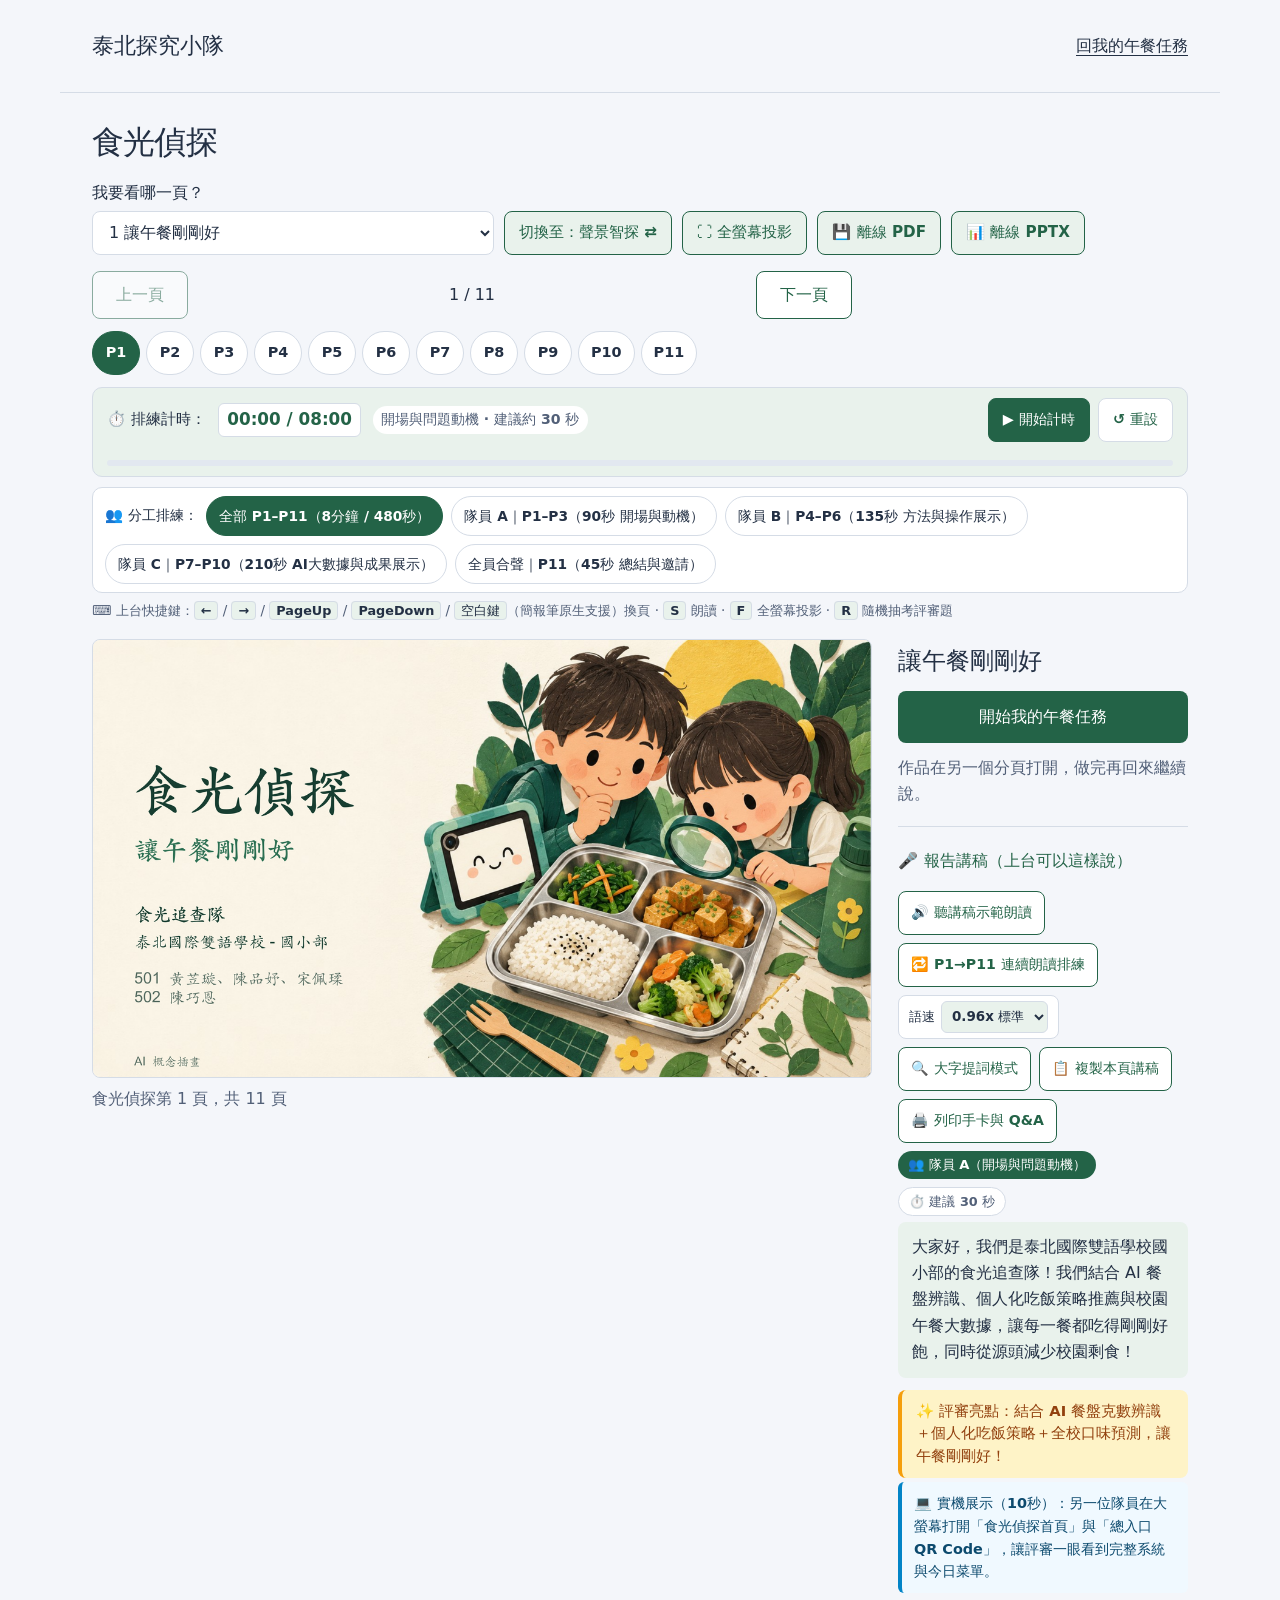
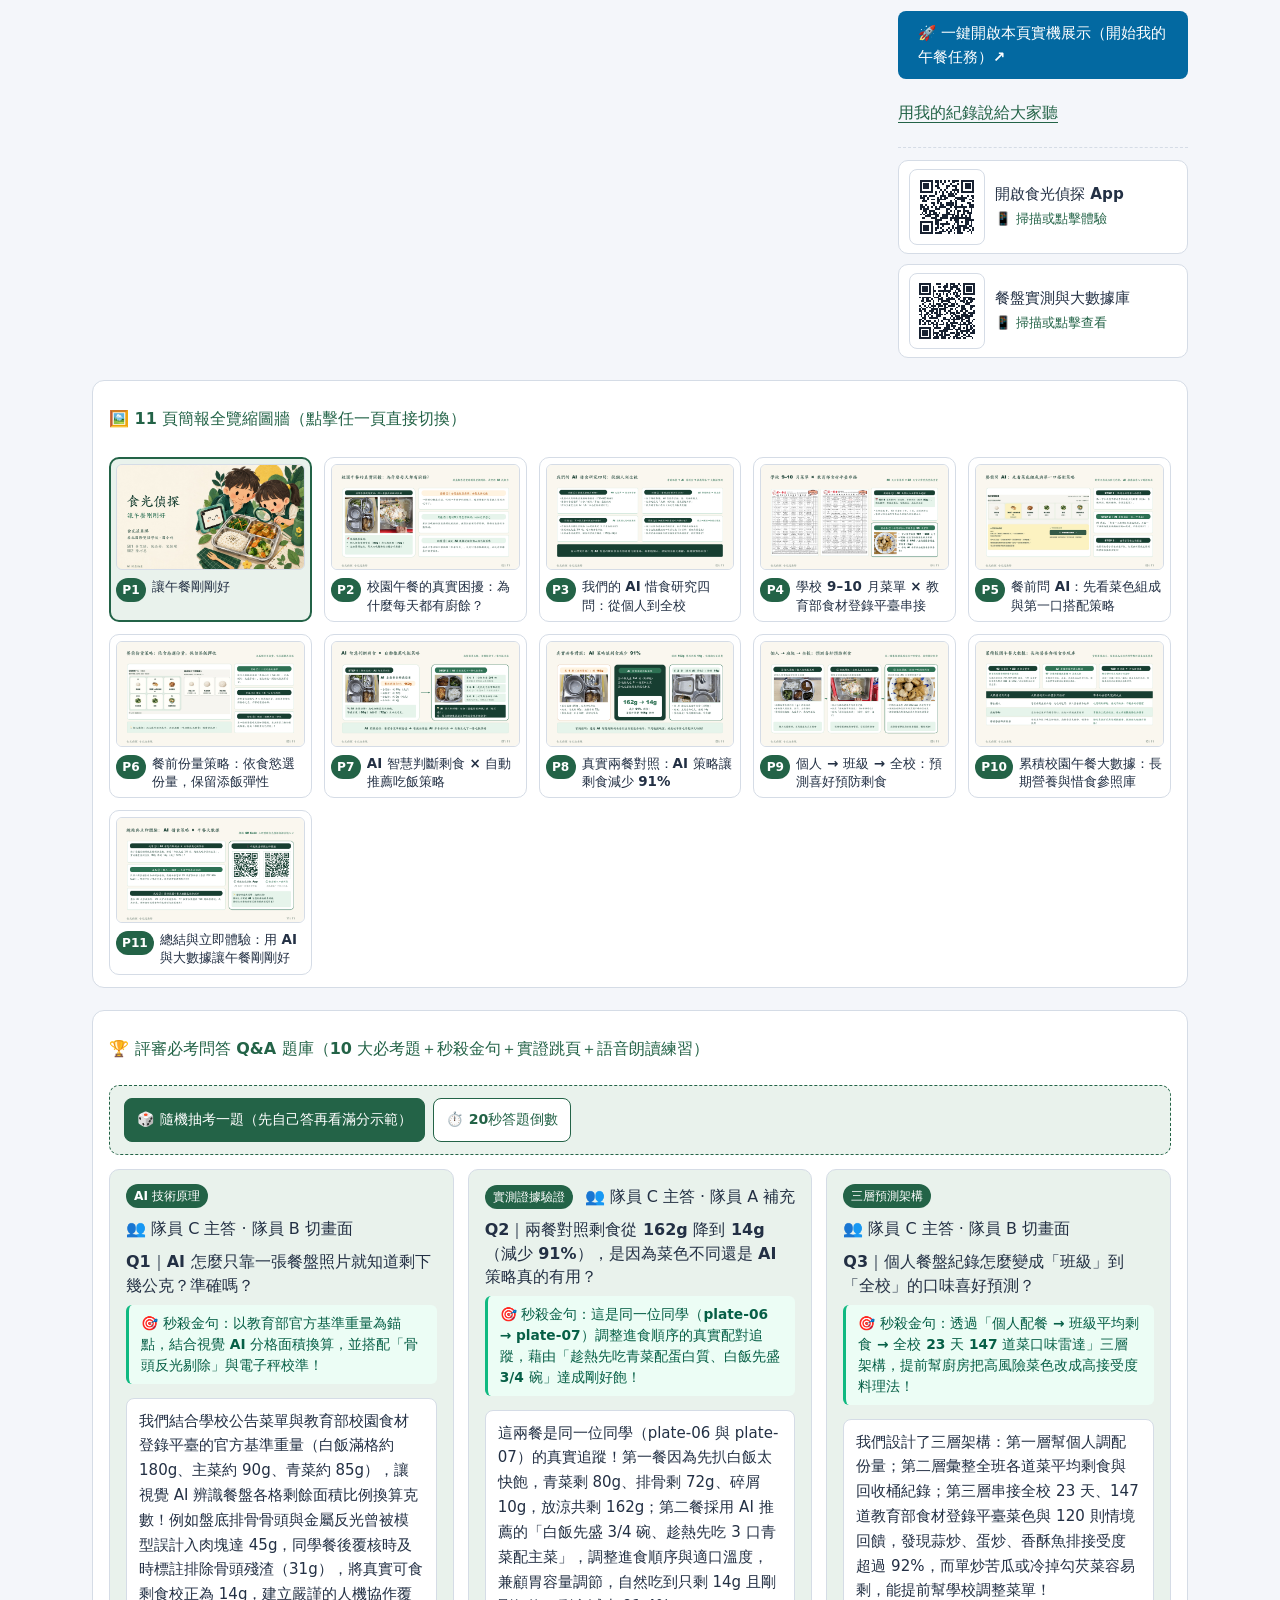
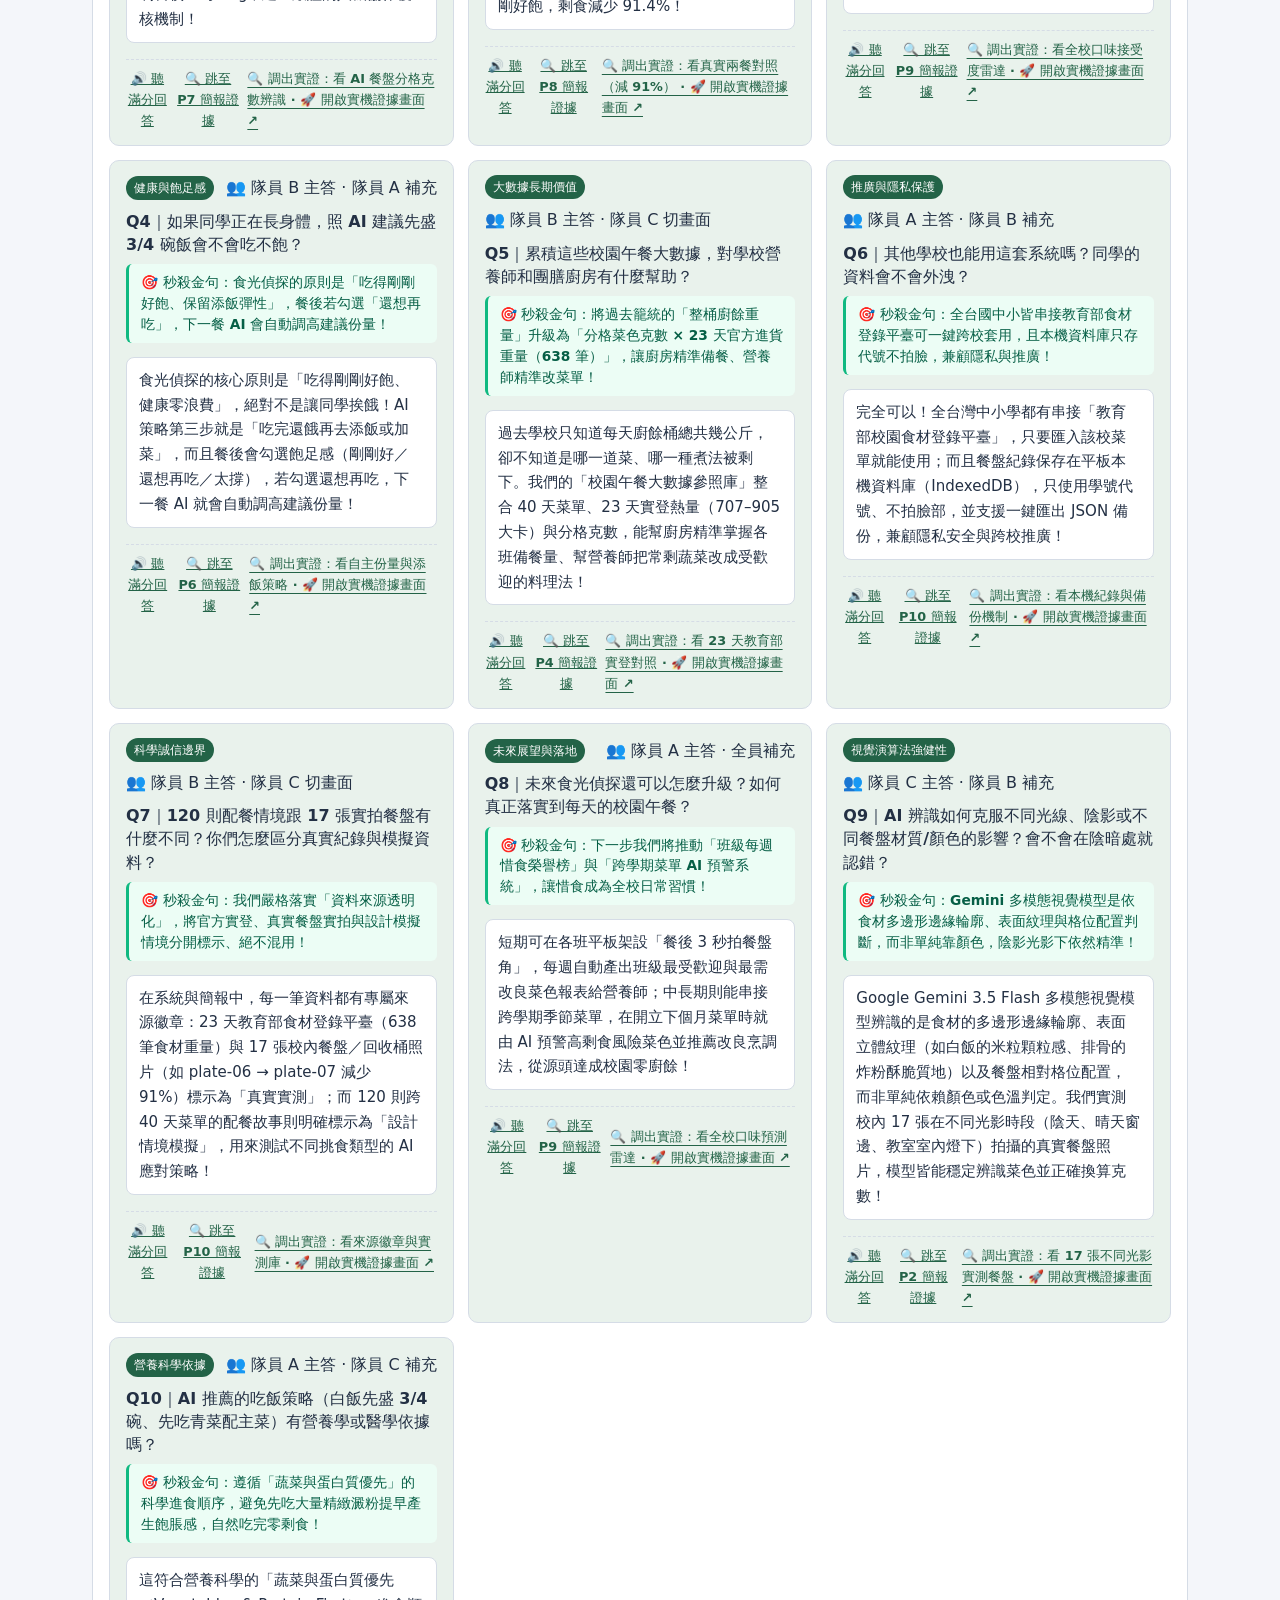
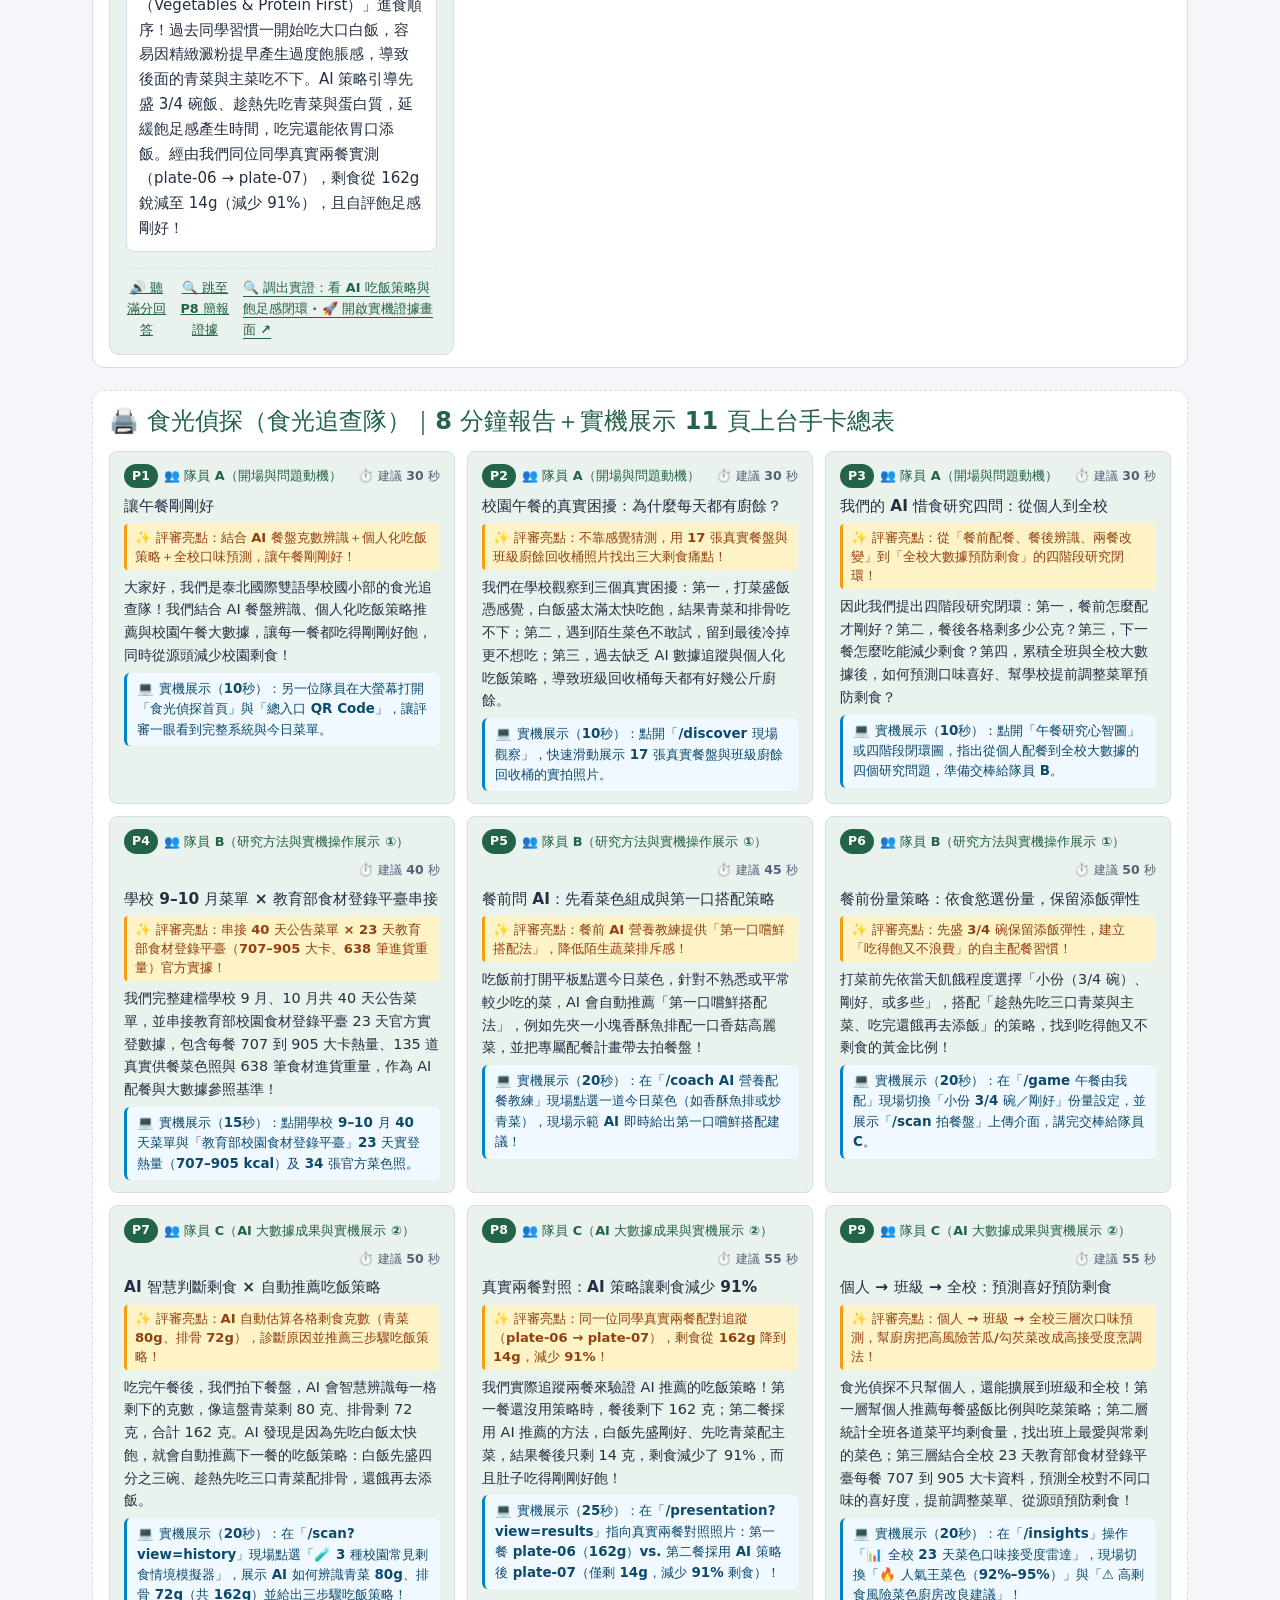
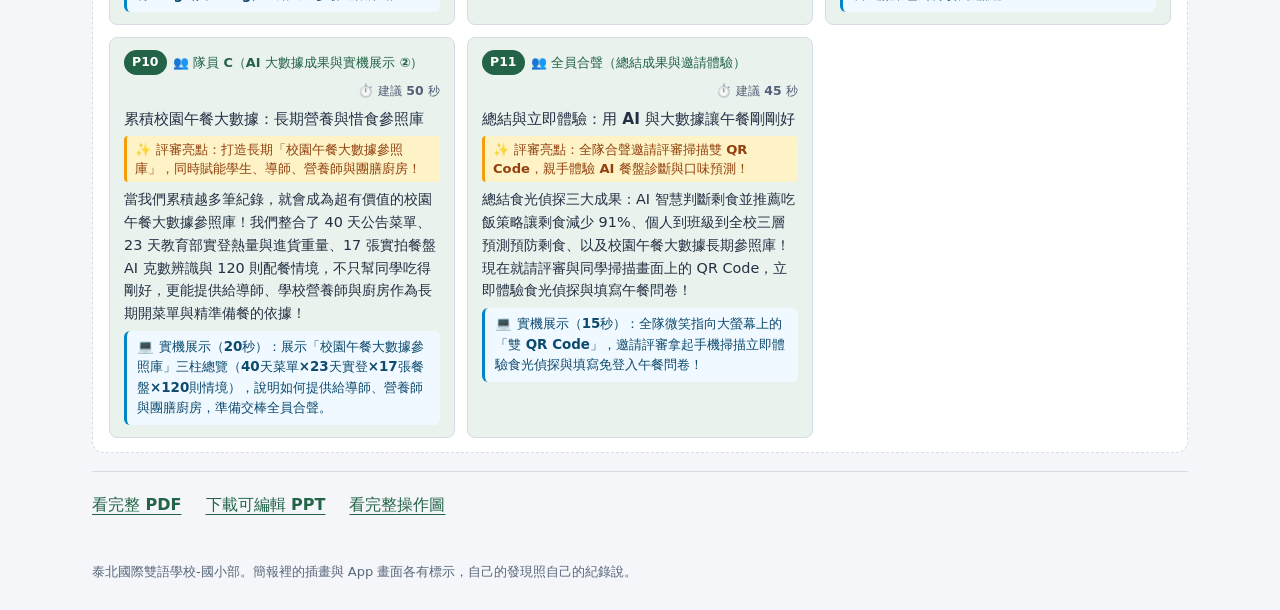
<file: slides.html>
<!doctype html>
<html lang="zh-Hant">
<head>
  <meta charset="utf-8"><meta name="viewport" content="width=device-width,initial-scale=1">
  <meta name="robots" content="noindex,nofollow"><title>邊看簡報，邊玩作品｜泰北探究小隊</title>
  <meta name="description" content="泰北國際雙語學校國小部「食光偵探」與「聲景智探」11頁互動學生簡報，包含每頁報告講稿、作品實測連結與完整 PDF/PPT 下載。">
  <meta property="og:title" content="邊看簡報，邊玩作品｜泰北探究小隊">
  <meta property="og:description" content="泰北國際雙語學校國小部「食光偵探」與「聲景智探」11頁互動學生簡報，包含每頁報告講稿、作品實測連結與完整 PDF/PPT 下載。">
  <meta property="og:image" content="https://timdirty.github.io/taibei-student-explorers/slide-pages/food/01.png">
  <meta name="theme-color" content="#1f5f3b">
  <link rel="stylesheet" href="style.css"><link rel="stylesheet" href="journey.css">
  <script type="module" src="slides.js"></script>
</head>
<body class="journey-page slide-page">
<a class="skip" href="#slide-main">跳到簡報</a>
<header><a class="brand" href="index.html">泰北探究小隊</a><a id="journey-return" href="food.html">回我的午餐任務</a></header>
<main id="slide-main" tabindex="-1">
  <div class="player-toolbar"><h1 id="deck-name">食光偵探</h1><div class="player-toolbar-actions"><label for="slide-picker">我要看哪一頁？<select id="slide-picker"></select></label><a id="switch-team" class="team-switch-btn" href="slides.html?team=sound&page=1">切換至：聲景智探 ⇄</a><button id="fullscreen-slide" class="fullscreen-btn" type="button">⛶ 全螢幕投影</button><a id="download-deck-bundle" class="fullscreen-btn" href="slides/食光偵探_11頁學生簡報.pdf" target="_blank" rel="noopener" download title="下載離線簡報 PDF">💾 離線 PDF</a><a id="download-deck-pptx" class="fullscreen-btn" href="slides/食光偵探_11頁學生簡報.pptx" download title="下載離線可編輯 PPTX">📊 離線 PPTX</a></div></div>
  <nav class="slide-controls" aria-label="簡報換頁"><button id="previous-slide" type="button" disabled>上一頁</button><span id="short-count" aria-live="polite">1 / 11</span><button id="next-slide" type="button">下一頁</button></nav>
  <div id="slide-pills" class="slide-pills" role="group" aria-label="簡報頁碼快速跳轉"></div>
  <div id="rehearsal-timer-bar" class="rehearsal-timer-bar" role="region" aria-label="上台報告排練計時器">
    <div class="timer-status">
      <span class="timer-label">⏱️ 排練計時：</span>
      <strong id="timer-display" aria-live="off">00:00 / 08:00</strong>
      <span id="slide-pace-hint" class="slide-pace-hint">本頁報告＋展示建議約 30 秒</span>
    </div>
    <div class="timer-actions">
      <button id="timer-toggle-btn" class="timer-btn" type="button">▶ 開始計時</button>
      <button id="timer-reset-btn" class="timer-btn timer-btn-secondary" type="button">↺ 重設</button>
    </div>
    <div class="timer-progress-track" aria-hidden="true"><div id="timer-progress-fill" class="timer-progress-fill" style="width:0%"></div></div>
  </div>
  <div id="role-filter-bar" class="role-filter-bar" role="group" aria-label="依隊員分工篩選排練段落">
    <span class="role-filter-label">👥 分工排練：</span>
    <button type="button" class="role-filter-btn is-active" data-role="all" aria-pressed="true">全部 P1–P11（8分鐘 / 480秒）</button>
    <button type="button" class="role-filter-btn" data-role="A" aria-pressed="false">隊員 A｜P1–P3（90秒 開場與動機）</button>
    <button type="button" class="role-filter-btn" data-role="B" aria-pressed="false">隊員 B｜P4–P6（135秒 方法與操作展示）</button>
    <button type="button" class="role-filter-btn" data-role="C" aria-pressed="false">隊員 C｜P7–P10（210秒 AI大數據與成果展示）</button>
    <button type="button" class="role-filter-btn" data-role="ALL11" aria-pressed="false">全員合聲｜P11（45秒 總結與邀請）</button>
  </div>
  <p class="presenter-shortcut-hint">⌨️ 上台快捷鍵：<code>←</code> / <code>→</code> / <code>PageUp</code> / <code>PageDown</code> / <code>空白鍵</code>（簡報筆原生支援）換頁 · <code>S</code> 朗讀 · <code>F</code> 全螢幕投影 · <code>R</code> 隨機抽考評審題</p>
  <div class="player-layout">
    <figure class="slide-figure">
      <button id="slide-prev-tap" class="slide-tap-target tap-prev" type="button" aria-label="點擊投影片左側上一頁" title="上一頁"></button>
      <img id="slide-image" width="1280" height="720" src="slide-pages/food/01.png" alt="食光偵探第1頁，讓午餐剛剛好">
      <button id="slide-next-tap" class="slide-tap-target tap-next" type="button" aria-label="點擊投影片右側下一頁" title="下一頁"></button>
      <figcaption id="page-status" aria-live="polite" aria-atomic="true">第 1 頁，共 11 頁</figcaption>
      <p id="image-error" role="alert" hidden>這頁圖片沒打開，可以先看 PDF，或再換一頁。<a id="error-pdf-link" href="slides/食光偵探_11頁學生簡報.pdf" target="_blank" rel="noopener">點此直接開啟當頁 PDF</a></p>
    </figure>
    <section class="try-now" aria-labelledby="page-title"><h2 id="page-title">讓午餐剛剛好</h2><a class="journey-primary" id="try-action" href="food.html" target="_blank" rel="noopener noreferrer">開始我的午餐任務</a><div class="act-links" id="page-extra-actions" hidden></div><p class="return-hint">作品在另一個分頁打開，做完再回來繼續說。</p><details class="speaker" open><summary>🎤 報告講稿（上台可以這樣說）</summary><div class="speaker-tools"><button id="speak-slide-btn" class="speaker-tool-btn" type="button">🔊 聽講稿示範朗讀</button><button id="continuous-read-btn" class="speaker-tool-btn" type="button">🔁 P1→P11 連續朗讀排練</button><label class="speech-rate-label" for="speech-rate-select">語速<select id="speech-rate-select"><option value="0.85">0.85x 慢速</option><option value="0.96" selected>0.96x 標準</option><option value="1.1">1.1x 緊湊</option></select></label><button id="teleprompter-size-btn" class="speaker-tool-btn" type="button" aria-pressed="false">🔍 大字提詞模式</button><button id="copy-script-btn" class="speaker-tool-btn" type="button">📋 複製本頁講稿</button><button id="print-cue-cards-btn" class="speaker-tool-btn" type="button">🖨️ 列印手卡與 Q&A</button></div><div id="slide-role-bar" class="slide-role-bar"><span id="slide-role-badge" class="slide-role-badge">👥 隊員 A（開場與問題動機）</span><span id="slide-time-badge" class="slide-time-badge">⏱️ 建議 30 秒</span><span id="slide-handoff-badge" class="slide-handoff-badge" hidden></span></div><p id="speaker-text"></p><p id="slide-highlight-text" class="slide-highlight-text"></p><div id="slide-demo-box" class="slide-demo-box"><p id="slide-demo-text" class="slide-demo-text"></p><a id="slide-demo-link" class="slide-demo-link" href="food.html" target="_blank" rel="noopener noreferrer">🚀 一鍵開啟本頁實機展示畫面 ↗</a></div></details><a id="records-link" href="https://foodlens-school.vercel.app/presentation?view=mine" target="_blank" rel="noopener noreferrer">用我的紀錄說給大家聽</a><div id="slide-qr-box" class="slide-qr-box" aria-label="本隊作品快速掃描 QR Code"><a id="slide-qr-app" class="slide-qr-link" href="https://foodlens-school.vercel.app/" target="_blank" rel="noopener noreferrer"><img id="slide-qr-app-img" src="img/qr-foodlens.svg" width="76" height="76" alt="作品主系統 QR Code"><div><strong id="slide-qr-app-title">開啟食光偵探 App</strong><span>📱 掃描或點擊體驗</span></div></a><a id="slide-qr-feature" class="slide-qr-link" href="https://foodlens-school.vercel.app/scan?view=history" target="_blank" rel="noopener noreferrer"><img id="slide-qr-feature-img" src="img/qr-food-history.svg" width="76" height="76" alt="重點成果頁 QR Code"><div><strong id="slide-qr-feature-title">餐盤實測與大數據庫</strong><span>📱 掃描或點擊查看</span></div></a></div></section>
  </div>
  <details id="slide-overview" class="slide-overview" open>
    <summary>🖼️ 11 頁簡報全覽縮圖牆（點擊任一頁直接切換）</summary>
    <div id="slide-thumb-grid" class="slide-thumb-grid" role="group" aria-label="11 頁簡報縮圖全覽"></div>
  </details>
  <details id="judge-qa-section" class="judge-qa-section" open>
    <summary>🏆 評審必考問答 Q&A 題庫（10 大必考題＋秒殺金句＋實證跳頁＋語音朗讀練習）</summary>
    <div id="qa-quiz-bar" class="qa-quiz-bar" role="region" aria-label="評審隨機抽考練習">
      <div class="qa-quiz-actions">
        <button id="random-qa-btn" class="speaker-tool-btn qa-quiz-btn" type="button">🎲 隨機抽考一題（先自己答再看滿分示範）</button>
        <button id="qa-timer-btn" class="speaker-tool-btn" type="button">⏱️ 20秒答題倒數</button>
        <button id="reveal-qa-btn" class="speaker-tool-btn" type="button" hidden>👀 揭曉滿分回答並聽示範</button>
        <span id="qa-timer-status" class="qa-timer-status" aria-live="polite"></span>
      </div>
      <div id="qa-quiz-box" class="qa-quiz-box" hidden>
        <p id="qa-quiz-question" class="qa-quiz-question"></p>
        <p id="qa-quiz-answer" class="qa-quiz-answer" hidden></p>
        <div id="qa-quiz-evidence-actions" class="qa-quiz-evidence-actions" hidden>
          <button id="qa-quiz-jump-btn" class="speaker-tool-btn qa-evidence-jump-btn" type="button"></button>
        </div>
      </div>
    </div>
    <div id="judge-qa-list" class="judge-qa-list"></div>
  </details>
  <section id="printable-cue-sheet" class="printable-cue-sheet" aria-label="11 頁上台報告手卡全覽"></section>
  <div class="deck-files"><a id="pdf-link" href="slides/食光偵探_11頁學生簡報.pdf" target="_blank" rel="noopener">看完整 PDF</a><a id="ppt-link" href="slides/食光偵探_11頁學生簡報.pptx" download>下載可編輯 PPT</a><a id="guide-link" href="student-guide.html#food">看完整操作圖</a></div>
  <noscript><p>簡報換頁需要開啟 JavaScript。也可以直接看完整 PDF，或回兩隊作品入口。</p></noscript>
</main>
<footer>泰北國際雙語學校-國小部。簡報裡的插畫與 App 畫面各有標示，自己的發現照自己的紀錄說。</footer>
</body></html>
</file>
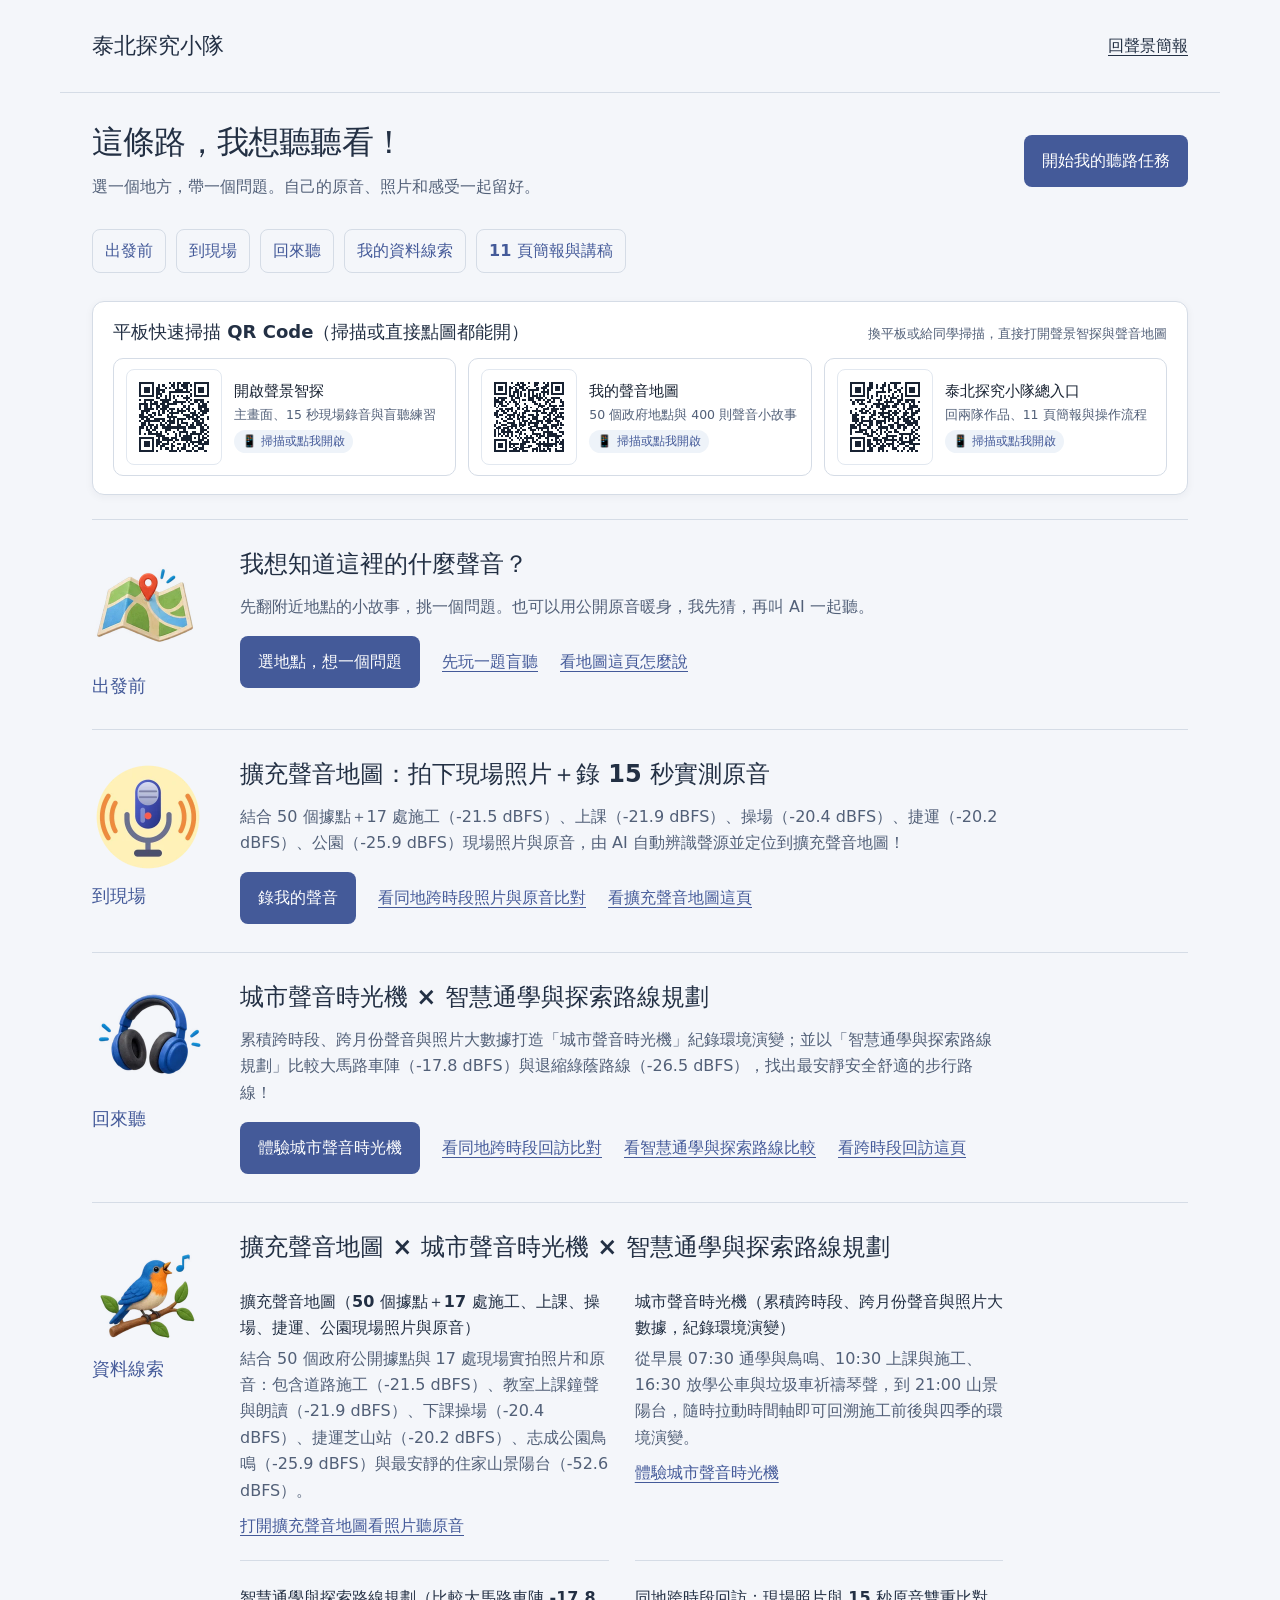
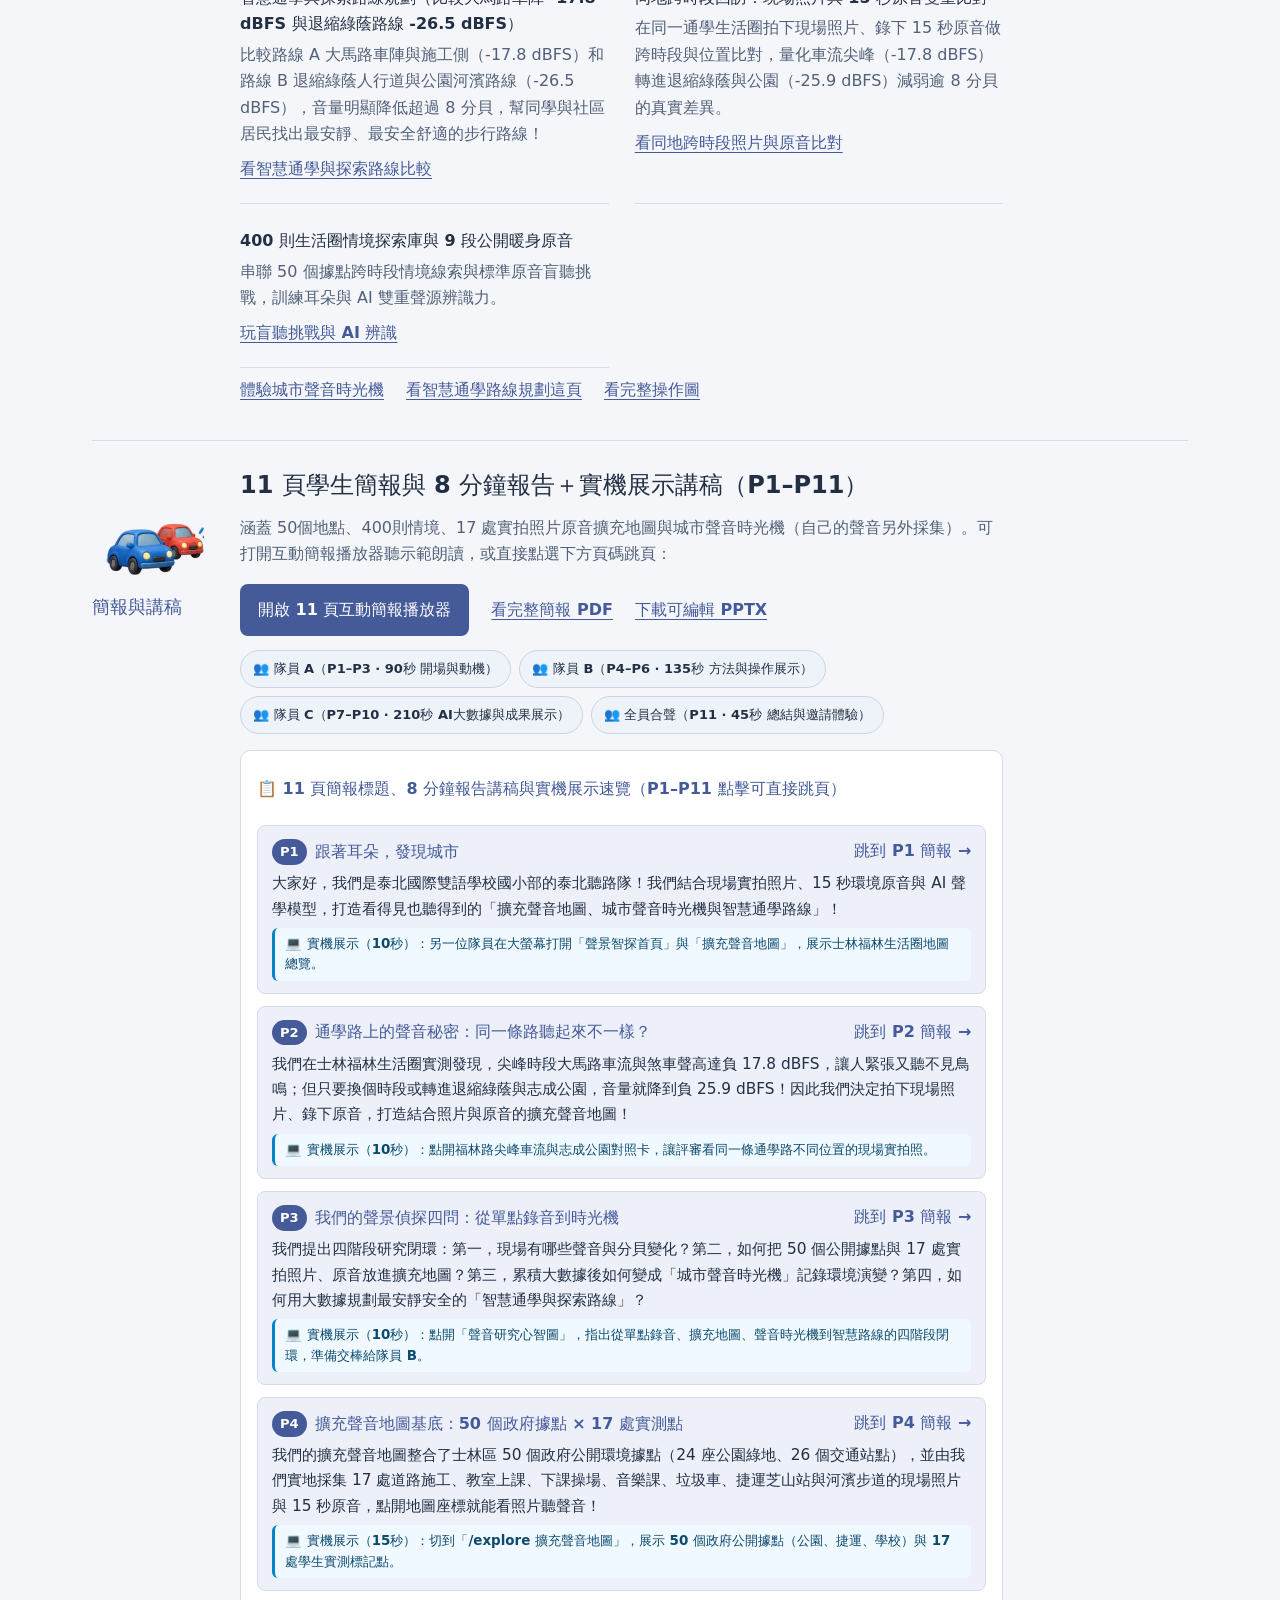
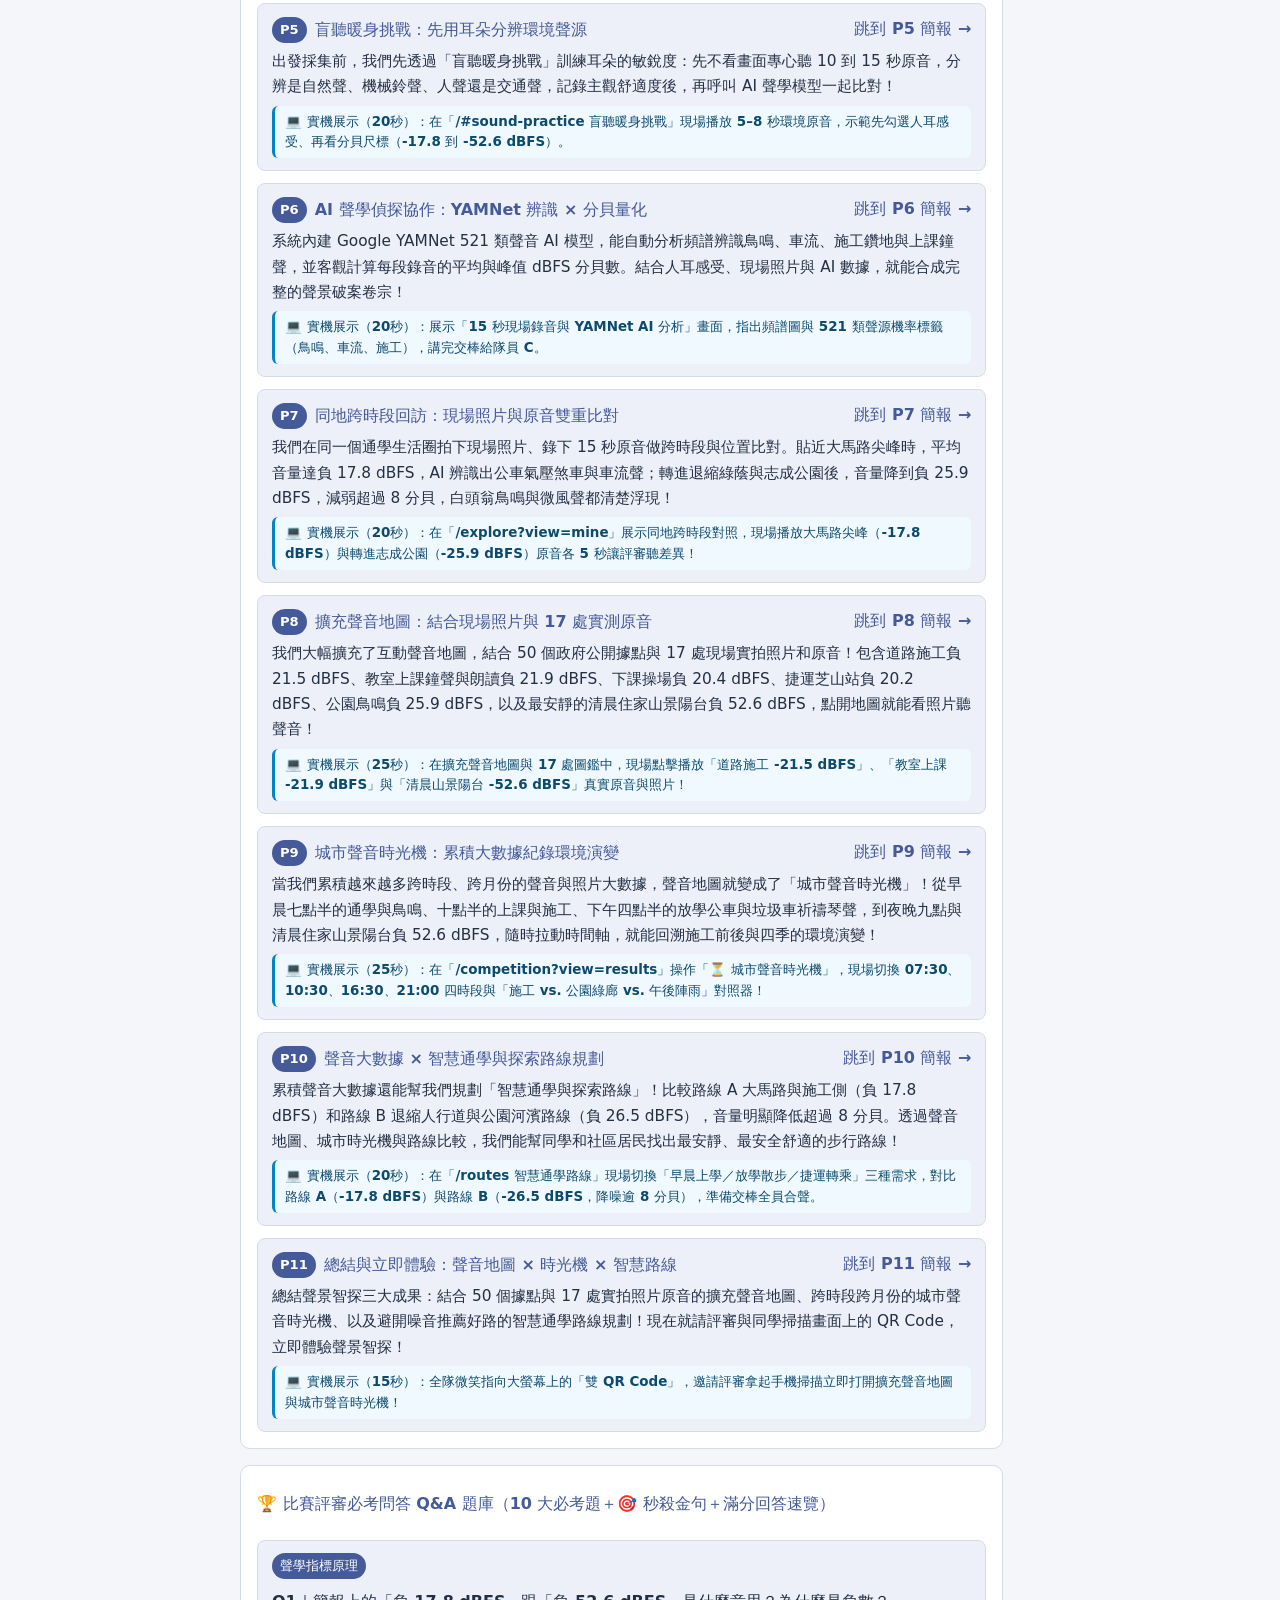
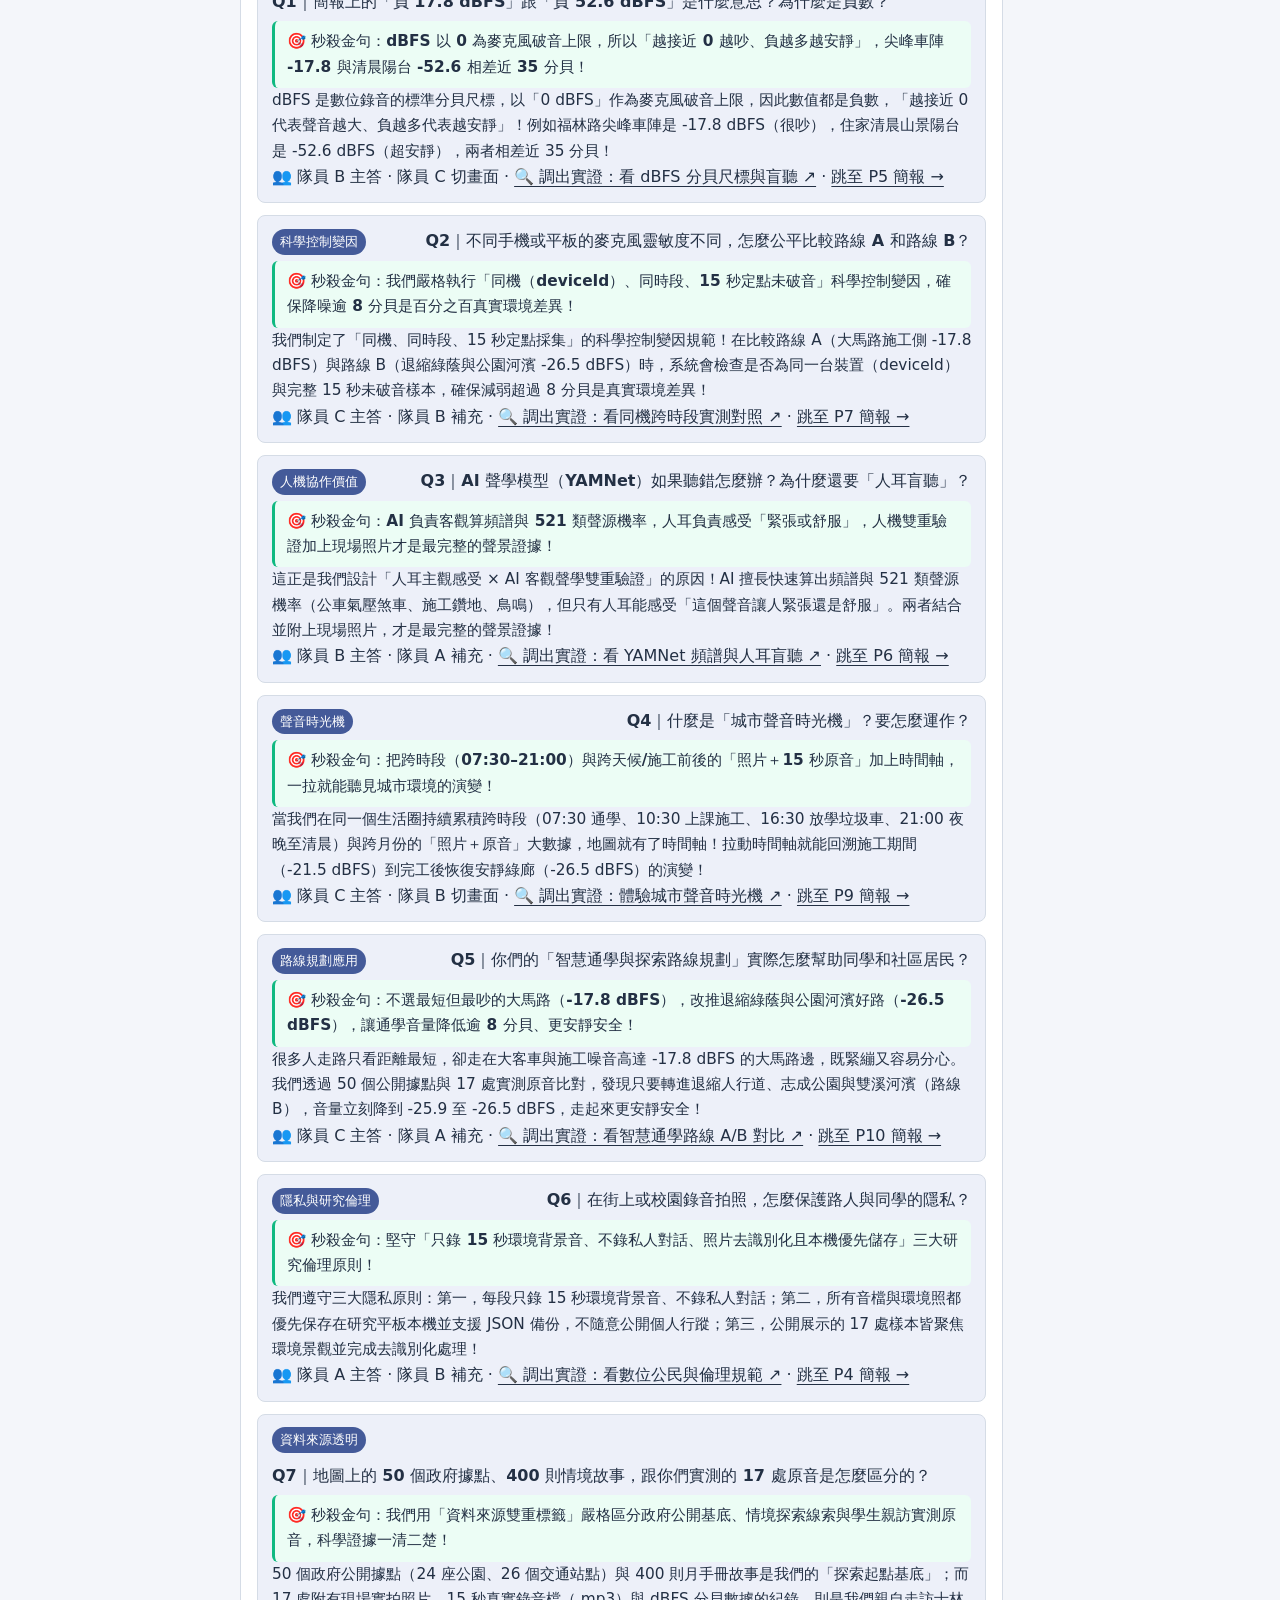
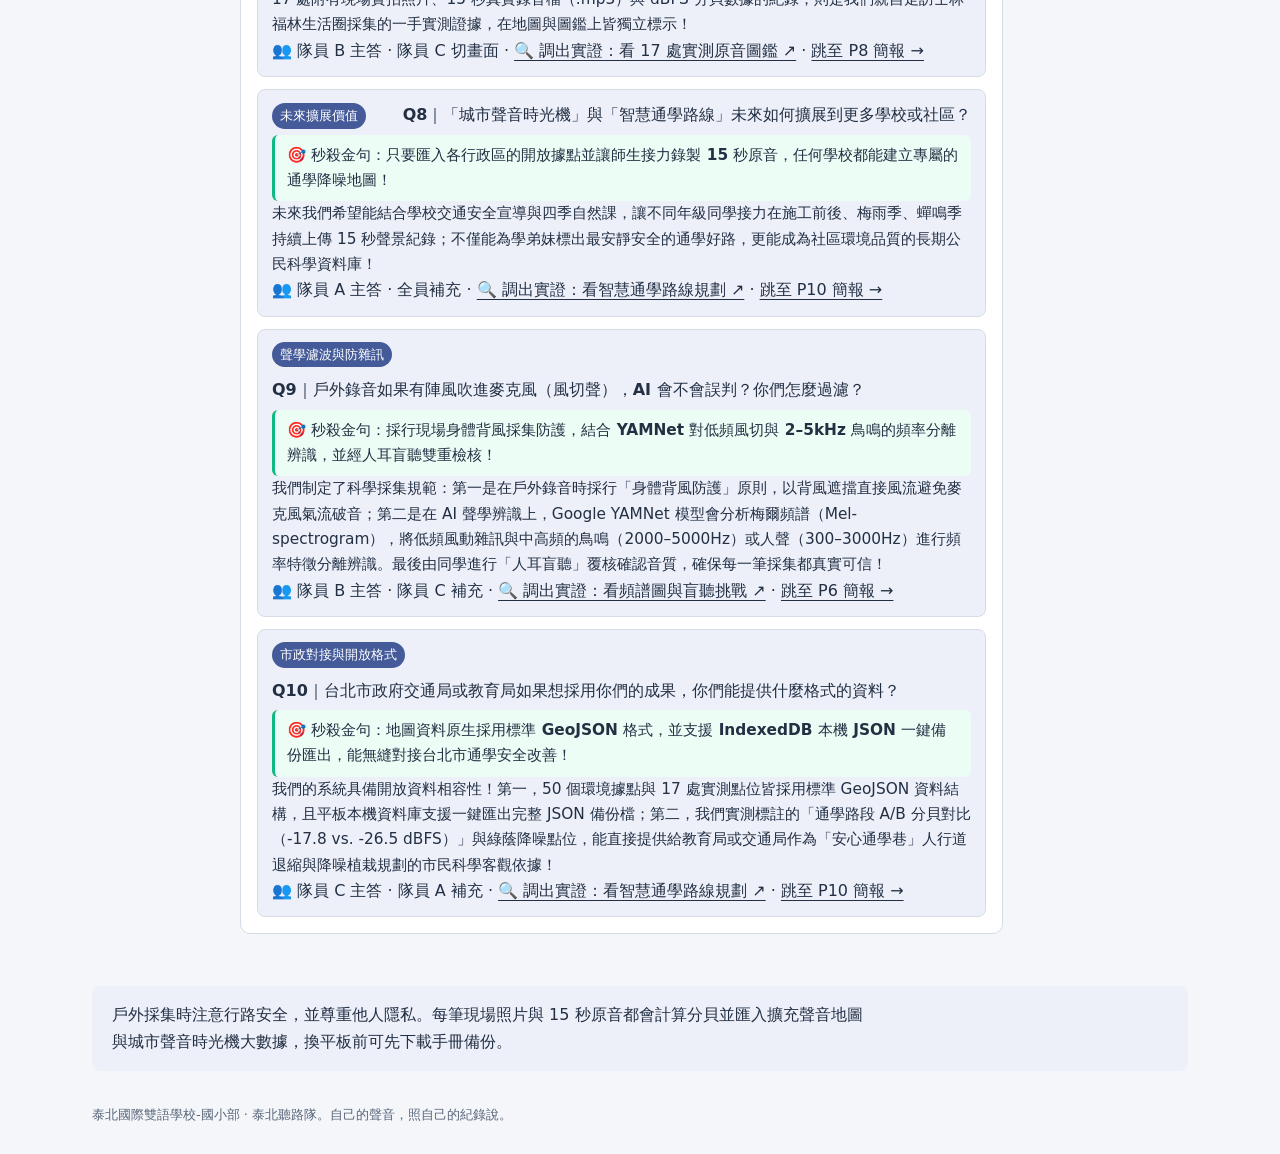
<file: sound.html>
<!doctype html><html lang="zh-Hant"><head><meta charset="utf-8"><meta name="viewport" content="width=device-width,initial-scale=1"><meta name="robots" content="noindex,nofollow"><title>我的聽路任務｜聲景智探</title><meta name="description" content="聲景智探我的聽路任務：結合 50 個據點與 17 處實拍照片原音的擴充聲音地圖、城市聲音時光機與智慧通學路線規劃。"><meta property="og:title" content="我的聽路任務｜聲景智探"><meta property="og:description" content="聲景智探我的聽路任務：結合 50 個據點與 17 處實拍照片原音的擴充聲音地圖、城市聲音時光機與智慧通學路線規劃。"><meta property="og:image" content="https://timdirty.github.io/taibei-student-explorers/slide-pages/sound/01.png"><meta name="theme-color" content="#1f5f3b"><link rel="stylesheet" href="style.css"><link rel="stylesheet" href="journey.css"><link rel="stylesheet" href="portal-art.css"></head>
<body class="journey-page" data-team="sound"><a class="skip" href="#journey">跳到我的聽路任務</a><header><a class="brand" href="index.html">泰北探究小隊</a><a href="slides.html?team=sound&page=1">回聲景簡報</a></header>
<main id="journey" tabindex="-1"><div class="journey-intro"><div><h1>這條路，我想聽聽看！</h1><p>選一個地方，帶一個問題。自己的原音、照片和感受一起留好。</p></div><a class="journey-primary" href="https://soundscape-ai-city-sound-detective.vercel.app/?view=map#my-sound-map" target="_blank" rel="noopener noreferrer">開始我的聽路任務</a></div>
<nav class="journey-nav" aria-label="聽路任務進度"><a href="#before">出發前</a><a href="#collect">到現場</a><a href="#feedback">回來聽</a><a href="#clues">我的資料線索</a><a href="#slides-card">11 頁簡報與講稿</a></nav>
<section class="qr-hub" aria-label="平板快速掃描 QR Code"><div class="qr-hub-head"><h2>平板快速掃描 QR Code（掃描或直接點圖都能開）</h2><span>換平板或給同學掃描，直接打開聲景智探與聲音地圖</span></div><div class="qr-grid qr-grid-3"><a class="qr-card qr-sound" href="https://soundscape-ai-city-sound-detective.vercel.app/" target="_blank" rel="noopener noreferrer"><img class="qr-code-img" src="img/qr-soundscape.svg" width="96" height="96" alt="開啟聲景智探 QR Code"><div class="qr-card-meta"><strong>開啟聲景智探</strong><span>主畫面、15 秒現場錄音與盲聽練習</span><span class="qr-card-badge">📱 掃描或點我開啟</span></div></a><a class="qr-card qr-sound" href="https://soundscape-ai-city-sound-detective.vercel.app/?view=map#my-sound-map" target="_blank" rel="noopener noreferrer"><img class="qr-code-img" src="img/qr-sound-map.svg" width="96" height="96" alt="我的聲音地圖 QR Code"><div class="qr-card-meta"><strong>我的聲音地圖</strong><span>50 個政府地點與 400 則聲音小故事</span><span class="qr-card-badge">📱 掃描或點我開啟</span></div></a><a class="qr-card qr-sound" href="https://timdirty.github.io/taibei-student-explorers/" target="_blank" rel="noopener noreferrer"><img class="qr-code-img" src="img/qr-portal.svg" width="96" height="96" alt="泰北探究小隊總入口 QR Code"><div class="qr-card-meta"><strong>泰北探究小隊總入口</strong><span>回兩隊作品、11 頁簡報與操作流程</span><span class="qr-card-badge">📱 掃描或點我開啟</span></div></a></div></section>
<section class="journey-act" id="before" tabindex="-1" aria-labelledby="before-title"><span class="act-step"><img class="act-art" src="img/sound-map.webp" width="112" height="112" alt="">出發前</span><div class="act-content"><h2 id="before-title">我想知道這裡的什麼聲音？</h2><p>先翻附近地點的小故事，挑一個問題。也可以用公開原音暖身，我先猜，再叫 AI 一起聽。</p><div class="act-links"><a class="journey-primary" href="https://soundscape-ai-city-sound-detective.vercel.app/?view=map#my-sound-map" target="_blank" rel="noopener noreferrer">選地點，想一個問題</a><a href="https://soundscape-ai-city-sound-detective.vercel.app/#sound-practice" target="_blank" rel="noopener noreferrer">先玩一題盲聽</a><a href="slides.html?team=sound&page=4">看地圖這頁怎麼說</a></div></div></section>
<section class="journey-act" id="collect" tabindex="-1" aria-labelledby="collect-title"><span class="act-step"><img class="act-art" src="img/sound-record.webp" width="112" height="112" alt="">到現場</span><div class="act-content"><h2 id="collect-title">擴充聲音地圖：拍下現場照片＋錄 15 秒實測原音</h2><p>結合 50 個據點＋17 處施工（-21.5 dBFS）、上課（-21.9 dBFS）、操場（-20.4 dBFS）、捷運（-20.2 dBFS）、公園（-25.9 dBFS）現場照片與原音，由 AI 自動辨識聲源並定位到擴充聲音地圖！</p><div class="act-links"><a class="journey-primary" href="https://soundscape-ai-city-sound-detective.vercel.app/#sound-mission" target="_blank" rel="noopener noreferrer">錄我的聲音</a><a href="https://soundscape-ai-city-sound-detective.vercel.app/explore?view=mine" target="_blank" rel="noopener noreferrer">看同地跨時段照片與原音比對</a><a href="slides.html?team=sound&page=8">看擴充聲音地圖這頁</a></div></div></section>
<section class="journey-act" id="feedback" tabindex="-1" aria-labelledby="feedback-title"><span class="act-step"><img class="act-art" src="img/sound-headphones.webp" width="112" height="112" alt="">回來聽</span><div class="act-content"><h2 id="feedback-title">城市聲音時光機 × 智慧通學與探索路線規劃</h2><p>累積跨時段、跨月份聲音與照片大數據打造「城市聲音時光機」紀錄環境演變；並以「智慧通學與探索路線規劃」比較大馬路車陣（-17.8 dBFS）與退縮綠蔭路線（-26.5 dBFS），找出最安靜安全舒適的步行路線！</p><div class="act-links"><a class="journey-primary" href="https://soundscape-ai-city-sound-detective.vercel.app/competition?view=results" target="_blank" rel="noopener noreferrer">體驗城市聲音時光機</a><a href="https://soundscape-ai-city-sound-detective.vercel.app/explore?view=mine&section=notes" target="_blank" rel="noopener noreferrer">看同地跨時段回訪比對</a><a href="https://soundscape-ai-city-sound-detective.vercel.app/routes" target="_blank" rel="noopener noreferrer">看智慧通學與探索路線比較</a><a href="slides.html?team=sound&page=7">看跨時段回訪這頁</a></div></div></section>
<section class="journey-act" id="clues" tabindex="-1" aria-labelledby="clues-title"><span class="act-step"><img class="act-art" src="img/sound-birds.webp" width="112" height="112" alt="">資料線索</span><div class="act-content"><h2 id="clues-title">擴充聲音地圖 × 城市聲音時光機 × 智慧通學與探索路線規劃</h2><ul class="clue-list"><li><strong>擴充聲音地圖（50 個據點＋17 處施工、上課、操場、捷運、公園現場照片與原音）</strong><p>結合 50 個政府公開據點與 17 處現場實拍照片和原音：包含道路施工（-21.5 dBFS）、教室上課鐘聲與朗讀（-21.9 dBFS）、下課操場（-20.4 dBFS）、捷運芝山站（-20.2 dBFS）、志成公園鳥鳴（-25.9 dBFS）與最安靜的住家山景陽台（-52.6 dBFS）。</p><a href="https://soundscape-ai-city-sound-detective.vercel.app/?view=map#my-sound-map" target="_blank" rel="noopener noreferrer">打開擴充聲音地圖看照片聽原音</a></li><li><strong>城市聲音時光機（累積跨時段、跨月份聲音與照片大數據，紀錄環境演變）</strong><p>從早晨 07:30 通學與鳥鳴、10:30 上課與施工、16:30 放學公車與垃圾車祈禱琴聲，到 21:00 山景陽台，隨時拉動時間軸即可回溯施工前後與四季的環境演變。</p><a href="https://soundscape-ai-city-sound-detective.vercel.app/competition?view=results" target="_blank" rel="noopener noreferrer">體驗城市聲音時光機</a></li><li><strong>智慧通學與探索路線規劃（比較大馬路車陣 -17.8 dBFS 與退縮綠蔭路線 -26.5 dBFS）</strong><p>比較路線 A 大馬路車陣與施工側（-17.8 dBFS）和路線 B 退縮綠蔭人行道與公園河濱路線（-26.5 dBFS），音量明顯降低超過 8 分貝，幫同學與社區居民找出最安靜、最安全舒適的步行路線！</p><a href="https://soundscape-ai-city-sound-detective.vercel.app/routes" target="_blank" rel="noopener noreferrer">看智慧通學與探索路線比較</a></li><li><strong>同地跨時段回訪：現場照片與 15 秒原音雙重比對</strong><p>在同一通學生活圈拍下現場照片、錄下 15 秒原音做跨時段與位置比對，量化車流尖峰（-17.8 dBFS）轉進退縮綠蔭與公園（-25.9 dBFS）減弱逾 8 分貝的真實差異。</p><a href="https://soundscape-ai-city-sound-detective.vercel.app/explore?view=mine" target="_blank" rel="noopener noreferrer">看同地跨時段照片與原音比對</a></li><li><strong>400 則生活圈情境探索庫與 9 段公開暖身原音</strong><p>串聯 50 個據點跨時段情境線索與標準原音盲聽挑戰，訓練耳朵與 AI 雙重聲源辨識力。</p><a href="https://soundscape-ai-city-sound-detective.vercel.app/#sound-practice" target="_blank" rel="noopener noreferrer">玩盲聽挑戰與 AI 辨識</a></li></ul><div class="act-links"><a href="https://soundscape-ai-city-sound-detective.vercel.app/competition?view=results" target="_blank" rel="noopener noreferrer">體驗城市聲音時光機</a><a href="slides.html?team=sound&page=10">看智慧通學路線規劃這頁</a><a href="student-guide.html#sound">看完整操作圖</a></div></div></section>
<section class="journey-act" id="slides-card" tabindex="-1" aria-labelledby="slides-card-title"><span class="act-step"><img class="act-art" src="img/sound-traffic.webp" width="112" height="112" alt="">簡報與講稿</span><div class="act-content"><h2 id="slides-card-title">11 頁學生簡報與 8 分鐘報告＋實機展示講稿（P1–P11）</h2><p>涵蓋 50個地點、400則情境、17 處實拍照片原音擴充地圖與城市聲音時光機（自己的聲音另外採集）。可打開互動簡報播放器聽示範朗讀，或直接點選下方頁碼跳頁：</p><div class="act-links deck-links"><a class="journey-primary" href="slides.html?team=sound&page=1">開啟 11 頁互動簡報播放器</a><a href="slides/聲景智探_11頁學生簡報.pdf" target="_blank" rel="noopener">看完整簡報 PDF</a><a href="slides/聲景智探_11頁學生簡報.pptx" download="聲景智探_11頁學生簡報.pptx">下載可編輯 PPTX</a></div><div class="comp-role-badges" aria-label="依隊員分工直接進入分段排練"><a class="comp-role-pill comp-role-link" href="slides.html?team=sound&amp;role=A">👥 隊員 A（P1–P3 · 90秒 開場與動機）</a><a class="comp-role-pill comp-role-link" href="slides.html?team=sound&amp;role=B">👥 隊員 B（P4–P6 · 135秒 方法與操作展示）</a><a class="comp-role-pill comp-role-link" href="slides.html?team=sound&amp;role=C">👥 隊員 C（P7–P10 · 210秒 AI大數據與成果展示）</a><a class="comp-role-pill comp-role-link" href="slides.html?team=sound&amp;role=ALL11">👥 全員合聲（P11 · 45秒 總結與邀請體驗）</a></div><details class="deck-script-list" open><summary>📋 11 頁簡報標題、8 分鐘報告講稿與實機展示速覽（P1–P11 點擊可直接跳頁）</summary><ol class="deck-script-items"><li><div class="deck-script-head"><a class="deck-script-link" href="slides.html?team=sound&page=1"><span class="deck-script-badge">P1</span><strong>跟著耳朵，發現城市</strong></a><a class="deck-script-jump" href="slides.html?team=sound&page=1">跳到 P1 簡報 →</a></div><p>大家好，我們是泰北國際雙語學校國小部的泰北聽路隊！我們結合現場實拍照片、15 秒環境原音與 AI 聲學模型，打造看得見也聽得到的「擴充聲音地圖、城市聲音時光機與智慧通學路線」！</p><p class="deck-script-demo">💻 實機展示（10秒）：另一位隊員在大螢幕打開「聲景智探首頁」與「擴充聲音地圖」，展示士林福林生活圈地圖總覽。</p></li><li><div class="deck-script-head"><a class="deck-script-link" href="slides.html?team=sound&page=2"><span class="deck-script-badge">P2</span><strong>通學路上的聲音秘密：同一條路聽起來不一樣？</strong></a><a class="deck-script-jump" href="slides.html?team=sound&page=2">跳到 P2 簡報 →</a></div><p>我們在士林福林生活圈實測發現，尖峰時段大馬路車流與煞車聲高達負 17.8 dBFS，讓人緊張又聽不見鳥鳴；但只要換個時段或轉進退縮綠蔭與志成公園，音量就降到負 25.9 dBFS！因此我們決定拍下現場照片、錄下原音，打造結合照片與原音的擴充聲音地圖！</p><p class="deck-script-demo">💻 實機展示（10秒）：點開福林路尖峰車流與志成公園對照卡，讓評審看同一條通學路不同位置的現場實拍照。</p></li><li><div class="deck-script-head"><a class="deck-script-link" href="slides.html?team=sound&page=3"><span class="deck-script-badge">P3</span><strong>我們的聲景偵探四問：從單點錄音到時光機</strong></a><a class="deck-script-jump" href="slides.html?team=sound&page=3">跳到 P3 簡報 →</a></div><p>我們提出四階段研究閉環：第一，現場有哪些聲音與分貝變化？第二，如何把 50 個公開據點與 17 處實拍照片、原音放進擴充地圖？第三，累積大數據後如何變成「城市聲音時光機」記錄環境演變？第四，如何用大數據規劃最安靜安全的「智慧通學與探索路線」？</p><p class="deck-script-demo">💻 實機展示（10秒）：點開「聲音研究心智圖」，指出從單點錄音、擴充地圖、聲音時光機到智慧路線的四階段閉環，準備交棒給隊員 B。</p></li><li><div class="deck-script-head"><a class="deck-script-link" href="slides.html?team=sound&page=4"><span class="deck-script-badge">P4</span><strong>擴充聲音地圖基底：50 個政府據點 × 17 處實測點</strong></a><a class="deck-script-jump" href="slides.html?team=sound&page=4">跳到 P4 簡報 →</a></div><p>我們的擴充聲音地圖整合了士林區 50 個政府公開環境據點（24 座公園綠地、26 個交通站點），並由我們實地採集 17 處道路施工、教室上課、下課操場、音樂課、垃圾車、捷運芝山站與河濱步道的現場照片與 15 秒原音，點開地圖座標就能看照片聽聲音！</p><p class="deck-script-demo">💻 實機展示（15秒）：切到「/explore 擴充聲音地圖」，展示 50 個政府公開據點（公園、捷運、學校）與 17 處學生實測標記點。</p></li><li><div class="deck-script-head"><a class="deck-script-link" href="slides.html?team=sound&page=5"><span class="deck-script-badge">P5</span><strong>盲聽暖身挑戰：先用耳朵分辨環境聲源</strong></a><a class="deck-script-jump" href="slides.html?team=sound&page=5">跳到 P5 簡報 →</a></div><p>出發採集前，我們先透過「盲聽暖身挑戰」訓練耳朵的敏銳度：先不看畫面專心聽 10 到 15 秒原音，分辨是自然聲、機械鈴聲、人聲還是交通聲，記錄主觀舒適度後，再呼叫 AI 聲學模型一起比對！</p><p class="deck-script-demo">💻 實機展示（20秒）：在「/#sound-practice 盲聽暖身挑戰」現場播放 5–8 秒環境原音，示範先勾選人耳感受、再看分貝尺標（-17.8 到 -52.6 dBFS）。</p></li><li><div class="deck-script-head"><a class="deck-script-link" href="slides.html?team=sound&page=6"><span class="deck-script-badge">P6</span><strong>AI 聲學偵探協作：YAMNet 辨識 × 分貝量化</strong></a><a class="deck-script-jump" href="slides.html?team=sound&page=6">跳到 P6 簡報 →</a></div><p>系統內建 Google YAMNet 521 類聲音 AI 模型，能自動分析頻譜辨識鳥鳴、車流、施工鑽地與上課鐘聲，並客觀計算每段錄音的平均與峰值 dBFS 分貝數。結合人耳感受、現場照片與 AI 數據，就能合成完整的聲景破案卷宗！</p><p class="deck-script-demo">💻 實機展示（20秒）：展示「15 秒現場錄音與 YAMNet AI 分析」畫面，指出頻譜圖與 521 類聲源機率標籤（鳥鳴、車流、施工），講完交棒給隊員 C。</p></li><li><div class="deck-script-head"><a class="deck-script-link" href="slides.html?team=sound&page=7"><span class="deck-script-badge">P7</span><strong>同地跨時段回訪：現場照片與原音雙重比對</strong></a><a class="deck-script-jump" href="slides.html?team=sound&page=7">跳到 P7 簡報 →</a></div><p>我們在同一個通學生活圈拍下現場照片、錄下 15 秒原音做跨時段與位置比對。貼近大馬路尖峰時，平均音量達負 17.8 dBFS，AI 辨識出公車氣壓煞車與車流聲；轉進退縮綠蔭與志成公園後，音量降到負 25.9 dBFS，減弱超過 8 分貝，白頭翁鳥鳴與微風聲都清楚浮現！</p><p class="deck-script-demo">💻 實機展示（20秒）：在「/explore?view=mine」展示同地跨時段對照，現場播放大馬路尖峰（-17.8 dBFS）與轉進志成公園（-25.9 dBFS）原音各 5 秒讓評審聽差異！</p></li><li><div class="deck-script-head"><a class="deck-script-link" href="slides.html?team=sound&page=8"><span class="deck-script-badge">P8</span><strong>擴充聲音地圖：結合現場照片與 17 處實測原音</strong></a><a class="deck-script-jump" href="slides.html?team=sound&page=8">跳到 P8 簡報 →</a></div><p>我們大幅擴充了互動聲音地圖，結合 50 個政府公開據點與 17 處現場實拍照片和原音！包含道路施工負 21.5 dBFS、教室上課鐘聲與朗讀負 21.9 dBFS、下課操場負 20.4 dBFS、捷運芝山站負 20.2 dBFS、公園鳥鳴負 25.9 dBFS，以及最安靜的清晨住家山景陽台負 52.6 dBFS，點開地圖就能看照片聽聲音！</p><p class="deck-script-demo">💻 實機展示（25秒）：在擴充聲音地圖與 17 處圖鑑中，現場點擊播放「道路施工 -21.5 dBFS」、「教室上課 -21.9 dBFS」與「清晨山景陽台 -52.6 dBFS」真實原音與照片！</p></li><li><div class="deck-script-head"><a class="deck-script-link" href="slides.html?team=sound&page=9"><span class="deck-script-badge">P9</span><strong>城市聲音時光機：累積大數據紀錄環境演變</strong></a><a class="deck-script-jump" href="slides.html?team=sound&page=9">跳到 P9 簡報 →</a></div><p>當我們累積越來越多跨時段、跨月份的聲音與照片大數據，聲音地圖就變成了「城市聲音時光機」！從早晨七點半的通學與鳥鳴、十點半的上課與施工、下午四點半的放學公車與垃圾車祈禱琴聲，到夜晚九點與清晨住家山景陽台負 52.6 dBFS，隨時拉動時間軸，就能回溯施工前後與四季的環境演變！</p><p class="deck-script-demo">💻 實機展示（25秒）：在「/competition?view=results」操作「⏳ 城市聲音時光機」，現場切換 07:30、10:30、16:30、21:00 四時段與「施工 vs. 公園綠廊 vs. 午後陣雨」對照器！</p></li><li><div class="deck-script-head"><a class="deck-script-link" href="slides.html?team=sound&page=10"><span class="deck-script-badge">P10</span><strong>聲音大數據 × 智慧通學與探索路線規劃</strong></a><a class="deck-script-jump" href="slides.html?team=sound&page=10">跳到 P10 簡報 →</a></div><p>累積聲音大數據還能幫我們規劃「智慧通學與探索路線」！比較路線 A 大馬路與施工側（負 17.8 dBFS）和路線 B 退縮人行道與公園河濱路線（負 26.5 dBFS），音量明顯降低超過 8 分貝。透過聲音地圖、城市時光機與路線比較，我們能幫同學和社區居民找出最安靜、最安全舒適的步行路線！</p><p class="deck-script-demo">💻 實機展示（20秒）：在「/routes 智慧通學路線」現場切換「早晨上學／放學散步／捷運轉乘」三種需求，對比路線 A（-17.8 dBFS）與路線 B（-26.5 dBFS，降噪逾 8 分貝），準備交棒全員合聲。</p></li><li><div class="deck-script-head"><a class="deck-script-link" href="slides.html?team=sound&page=11"><span class="deck-script-badge">P11</span><strong>總結與立即體驗：聲音地圖 × 時光機 × 智慧路線</strong></a><a class="deck-script-jump" href="slides.html?team=sound&page=11">跳到 P11 簡報 →</a></div><p>總結聲景智探三大成果：結合 50 個據點與 17 處實拍照片原音的擴充聲音地圖、跨時段跨月份的城市聲音時光機、以及避開噪音推薦好路的智慧通學路線規劃！現在就請評審與同學掃描畫面上的 QR Code，立即體驗聲景智探！</p><p class="deck-script-demo">💻 實機展示（15秒）：全隊微笑指向大螢幕上的「雙 QR Code」，邀請評審拿起手機掃描立即打開擴充聲音地圖與城市聲音時光機！</p></li></ol></details><details class="deck-script-list judge-qa-details" open><summary>🏆 比賽評審必考問答 Q&A 題庫（10 大必考題＋🎯 秒殺金句＋滿分回答速覽）</summary><ol class="deck-script-items"><li><div class="deck-script-head"><span class="deck-script-badge">聲學指標原理</span><strong>Q1｜簡報上的「負 17.8 dBFS」跟「負 52.6 dBFS」是什麼意思？為什麼是負數？</strong></div><p class="judge-qa-highlight">🎯 秒殺金句：dBFS 以 0 為麥克風破音上限，所以「越接近 0 越吵、負越多越安靜」，尖峰車陣 -17.8 與清晨陽台 -52.6 相差近 35 分貝！</p><p>dBFS 是數位錄音的標準分貝尺標，以「0 dBFS」作為麥克風破音上限，因此數值都是負數，「越接近 0 代表聲音越大、負越多代表越安靜」！例如福林路尖峰車陣是 -17.8 dBFS（很吵），住家清晨山景陽台是 -52.6 dBFS（超安靜），兩者相差近 35 分貝！</p><div class="judge-qa-meta"><span>👥 隊員 B 主答 · 隊員 C 切畫面</span> · <a href="https://soundscape-ai-city-sound-detective.vercel.app/#sound-practice" target="_blank" rel="noopener noreferrer">🔍 調出實證：看 dBFS 分貝尺標與盲聽 ↗</a> · <a href="slides.html?team=sound&amp;page=5">跳至 P5 簡報 →</a></div></li><li><div class="deck-script-head"><span class="deck-script-badge">科學控制變因</span><strong>Q2｜不同手機或平板的麥克風靈敏度不同，怎麼公平比較路線 A 和路線 B？</strong></div><p class="judge-qa-highlight">🎯 秒殺金句：我們嚴格執行「同機（deviceId）、同時段、15 秒定點未破音」科學控制變因，確保降噪逾 8 分貝是百分之百真實環境差異！</p><p>我們制定了「同機、同時段、15 秒定點採集」的科學控制變因規範！在比較路線 A（大馬路施工側 -17.8 dBFS）與路線 B（退縮綠蔭與公園河濱 -26.5 dBFS）時，系統會檢查是否為同一台裝置（deviceId）與完整 15 秒未破音樣本，確保減弱超過 8 分貝是真實環境差異！</p><div class="judge-qa-meta"><span>👥 隊員 C 主答 · 隊員 B 補充</span> · <a href="https://soundscape-ai-city-sound-detective.vercel.app/explore?view=mine" target="_blank" rel="noopener noreferrer">🔍 調出實證：看同機跨時段實測對照 ↗</a> · <a href="slides.html?team=sound&amp;page=7">跳至 P7 簡報 →</a></div></li><li><div class="deck-script-head"><span class="deck-script-badge">人機協作價值</span><strong>Q3｜AI 聲學模型（YAMNet）如果聽錯怎麼辦？為什麼還要「人耳盲聽」？</strong></div><p class="judge-qa-highlight">🎯 秒殺金句：AI 負責客觀算頻譜與 521 類聲源機率，人耳負責感受「緊張或舒服」，人機雙重驗證加上現場照片才是最完整的聲景證據！</p><p>這正是我們設計「人耳主觀感受 × AI 客觀聲學雙重驗證」的原因！AI 擅長快速算出頻譜與 521 類聲源機率（公車氣壓煞車、施工鑽地、鳥鳴），但只有人耳能感受「這個聲音讓人緊張還是舒服」。兩者結合並附上現場照片，才是最完整的聲景證據！</p><div class="judge-qa-meta"><span>👥 隊員 B 主答 · 隊員 A 補充</span> · <a href="https://soundscape-ai-city-sound-detective.vercel.app/#sound-practice" target="_blank" rel="noopener noreferrer">🔍 調出實證：看 YAMNet 頻譜與人耳盲聽 ↗</a> · <a href="slides.html?team=sound&amp;page=6">跳至 P6 簡報 →</a></div></li><li><div class="deck-script-head"><span class="deck-script-badge">聲音時光機</span><strong>Q4｜什麼是「城市聲音時光機」？要怎麼運作？</strong></div><p class="judge-qa-highlight">🎯 秒殺金句：把跨時段（07:30–21:00）與跨天候/施工前後的「照片＋15 秒原音」加上時間軸，一拉就能聽見城市環境的演變！</p><p>當我們在同一個生活圈持續累積跨時段（07:30 通學、10:30 上課施工、16:30 放學垃圾車、21:00 夜晚至清晨）與跨月份的「照片＋原音」大數據，地圖就有了時間軸！拉動時間軸就能回溯施工期間（-21.5 dBFS）到完工後恢復安靜綠廊（-26.5 dBFS）的演變！</p><div class="judge-qa-meta"><span>👥 隊員 C 主答 · 隊員 B 切畫面</span> · <a href="https://soundscape-ai-city-sound-detective.vercel.app/competition?view=results" target="_blank" rel="noopener noreferrer">🔍 調出實證：體驗城市聲音時光機 ↗</a> · <a href="slides.html?team=sound&amp;page=9">跳至 P9 簡報 →</a></div></li><li><div class="deck-script-head"><span class="deck-script-badge">路線規劃應用</span><strong>Q5｜你們的「智慧通學與探索路線規劃」實際怎麼幫助同學和社區居民？</strong></div><p class="judge-qa-highlight">🎯 秒殺金句：不選最短但最吵的大馬路（-17.8 dBFS），改推退縮綠蔭與公園河濱好路（-26.5 dBFS），讓通學音量降低逾 8 分貝、更安靜安全！</p><p>很多人走路只看距離最短，卻走在大客車與施工噪音高達 -17.8 dBFS 的大馬路邊，既緊繃又容易分心。我們透過 50 個公開據點與 17 處實測原音比對，發現只要轉進退縮人行道、志成公園與雙溪河濱（路線 B），音量立刻降到 -25.9 至 -26.5 dBFS，走起來更安靜安全！</p><div class="judge-qa-meta"><span>👥 隊員 C 主答 · 隊員 A 補充</span> · <a href="https://soundscape-ai-city-sound-detective.vercel.app/routes" target="_blank" rel="noopener noreferrer">🔍 調出實證：看智慧通學路線 A/B 對比 ↗</a> · <a href="slides.html?team=sound&amp;page=10">跳至 P10 簡報 →</a></div></li><li><div class="deck-script-head"><span class="deck-script-badge">隱私與研究倫理</span><strong>Q6｜在街上或校園錄音拍照，怎麼保護路人與同學的隱私？</strong></div><p class="judge-qa-highlight">🎯 秒殺金句：堅守「只錄 15 秒環境背景音、不錄私人對話、照片去識別化且本機優先儲存」三大研究倫理原則！</p><p>我們遵守三大隱私原則：第一，每段只錄 15 秒環境背景音、不錄私人對話；第二，所有音檔與環境照都優先保存在研究平板本機並支援 JSON 備份，不隨意公開個人行蹤；第三，公開展示的 17 處樣本皆聚焦環境景觀並完成去識別化處理！</p><div class="judge-qa-meta"><span>👥 隊員 A 主答 · 隊員 B 補充</span> · <a href="docs/soundscape-current-ethics.pdf" target="_blank" rel="noopener noreferrer">🔍 調出實證：看數位公民與倫理規範 ↗</a> · <a href="slides.html?team=sound&amp;page=4">跳至 P4 簡報 →</a></div></li><li><div class="deck-script-head"><span class="deck-script-badge">資料來源透明</span><strong>Q7｜地圖上的 50 個政府據點、400 則情境故事，跟你們實測的 17 處原音是怎麼區分的？</strong></div><p class="judge-qa-highlight">🎯 秒殺金句：我們用「資料來源雙重標籤」嚴格區分政府公開基底、情境探索線索與學生親訪實測原音，科學證據一清二楚！</p><p>50 個政府公開據點（24 座公園、26 個交通站點）與 400 則月手冊故事是我們的「探索起點基底」；而 17 處附有現場實拍照片、15 秒真實錄音檔（.mp3）與 dBFS 分貝數據的紀錄，則是我們親自走訪士林福林生活圈採集的一手實測證據，在地圖與圖鑑上皆獨立標示！</p><div class="judge-qa-meta"><span>👥 隊員 B 主答 · 隊員 C 切畫面</span> · <a href="https://soundscape-ai-city-sound-detective.vercel.app/explore?view=mine" target="_blank" rel="noopener noreferrer">🔍 調出實證：看 17 處實測原音圖鑑 ↗</a> · <a href="slides.html?team=sound&amp;page=8">跳至 P8 簡報 →</a></div></li><li><div class="deck-script-head"><span class="deck-script-badge">未來擴展價值</span><strong>Q8｜「城市聲音時光機」與「智慧通學路線」未來如何擴展到更多學校或社區？</strong></div><p class="judge-qa-highlight">🎯 秒殺金句：只要匯入各行政區的開放據點並讓師生接力錄製 15 秒原音，任何學校都能建立專屬的通學降噪地圖！</p><p>未來我們希望能結合學校交通安全宣導與四季自然課，讓不同年級同學接力在施工前後、梅雨季、蟬鳴季持續上傳 15 秒聲景紀錄；不僅能為學弟妹標出最安靜安全的通學好路，更能成為社區環境品質的長期公民科學資料庫！</p><div class="judge-qa-meta"><span>👥 隊員 A 主答 · 全員補充</span> · <a href="https://soundscape-ai-city-sound-detective.vercel.app/routes" target="_blank" rel="noopener noreferrer">🔍 調出實證：看智慧通學路線規劃 ↗</a> · <a href="slides.html?team=sound&amp;page=10">跳至 P10 簡報 →</a></div></li><li><div class="deck-script-head"><span class="deck-script-badge">聲學濾波與防雜訊</span><strong>Q9｜戶外錄音如果有陣風吹進麥克風（風切聲），AI 會不會誤判？你們怎麼過濾？</strong></div><p class="judge-qa-highlight">🎯 秒殺金句：採行現場身體背風採集防護，結合 YAMNet 對低頻風切與 2–5kHz 鳥鳴的頻率分離辨識，並經人耳盲聽雙重檢核！</p><p>我們制定了科學採集規範：第一是在戶外錄音時採行「身體背風防護」原則，以背風遮擋直接風流避免麥克風氣流破音；第二是在 AI 聲學辨識上，Google YAMNet 模型會分析梅爾頻譜（Mel-spectrogram），將低頻風動雜訊與中高頻的鳥鳴（2000–5000Hz）或人聲（300–3000Hz）進行頻率特徵分離辨識。最後由同學進行「人耳盲聽」覆核確認音質，確保每一筆採集都真實可信！</p><div class="judge-qa-meta"><span>👥 隊員 B 主答 · 隊員 C 補充</span> · <a href="https://soundscape-ai-city-sound-detective.vercel.app/#sound-practice" target="_blank" rel="noopener noreferrer">🔍 調出實證：看頻譜圖與盲聽挑戰 ↗</a> · <a href="slides.html?team=sound&amp;page=6">跳至 P6 簡報 →</a></div></li><li><div class="deck-script-head"><span class="deck-script-badge">市政對接與開放格式</span><strong>Q10｜台北市政府交通局或教育局如果想採用你們的成果，你們能提供什麼格式的資料？</strong></div><p class="judge-qa-highlight">🎯 秒殺金句：地圖資料原生採用標準 GeoJSON 格式，並支援 IndexedDB 本機 JSON 一鍵備份匯出，能無縫對接台北市通學安全改善！</p><p>我們的系統具備開放資料相容性！第一，50 個環境據點與 17 處實測點位皆採用標準 GeoJSON 資料結構，且平板本機資料庫支援一鍵匯出完整 JSON 備份檔；第二，我們實測標註的「通學路段 A/B 分貝對比（-17.8 vs. -26.5 dBFS）」與綠蔭降噪點位，能直接提供給教育局或交通局作為「安心通學巷」人行道退縮與降噪植栽規劃的市民科學客觀依據！</p><div class="judge-qa-meta"><span>👥 隊員 C 主答 · 隊員 A 補充</span> · <a href="https://soundscape-ai-city-sound-detective.vercel.app/routes" target="_blank" rel="noopener noreferrer">🔍 調出實證：看智慧通學路線規劃 ↗</a> · <a href="slides.html?team=sound&amp;page=10">跳至 P10 簡報 →</a></div></li></ol></details></div></section>
<div class="journey-note"><p>戶外採集時注意行路安全，並尊重他人隱私。每筆現場照片與 15 秒原音都會計算分貝並匯入擴充聲音地圖與城市聲音時光機大數據，換平板前可先下載手冊備份。</p></div></main><footer>泰北國際雙語學校-國小部 · 泰北聽路隊。自己的聲音，照自己的紀錄說。</footer></body></html>
</file>
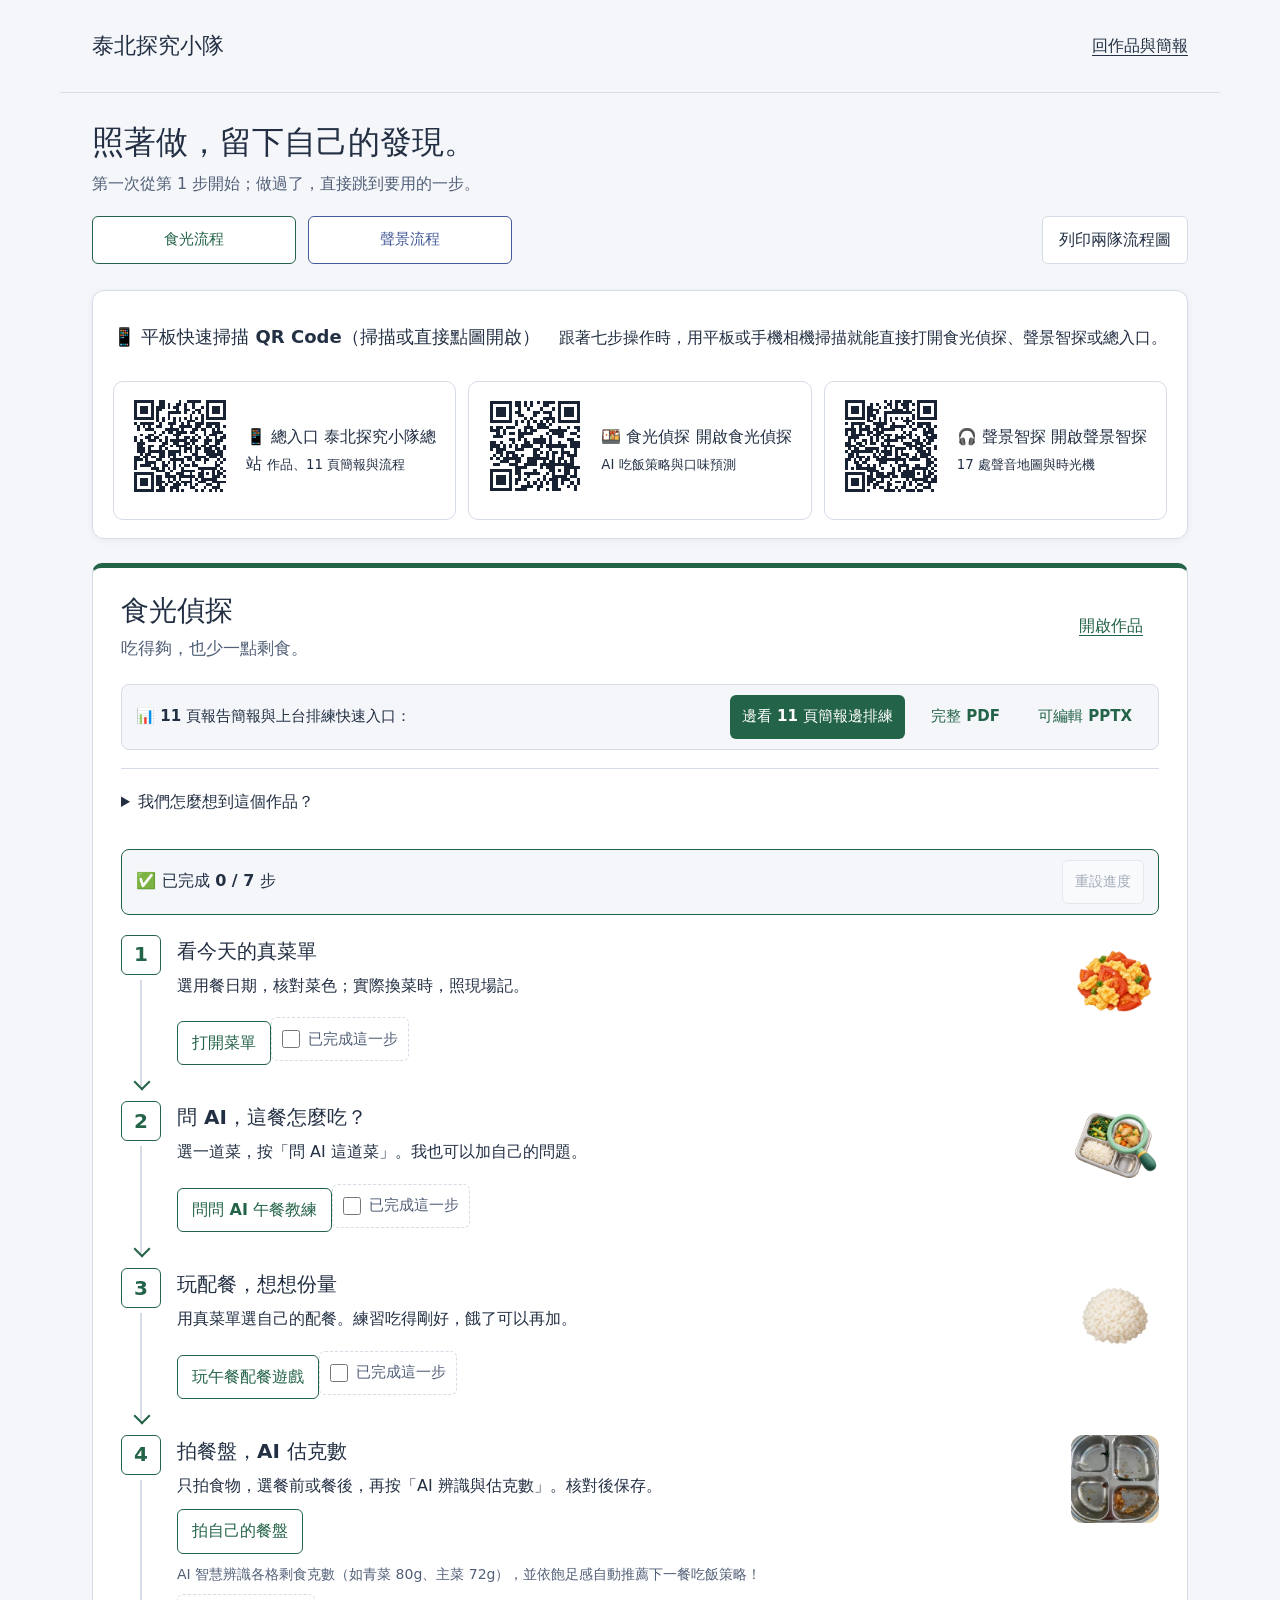
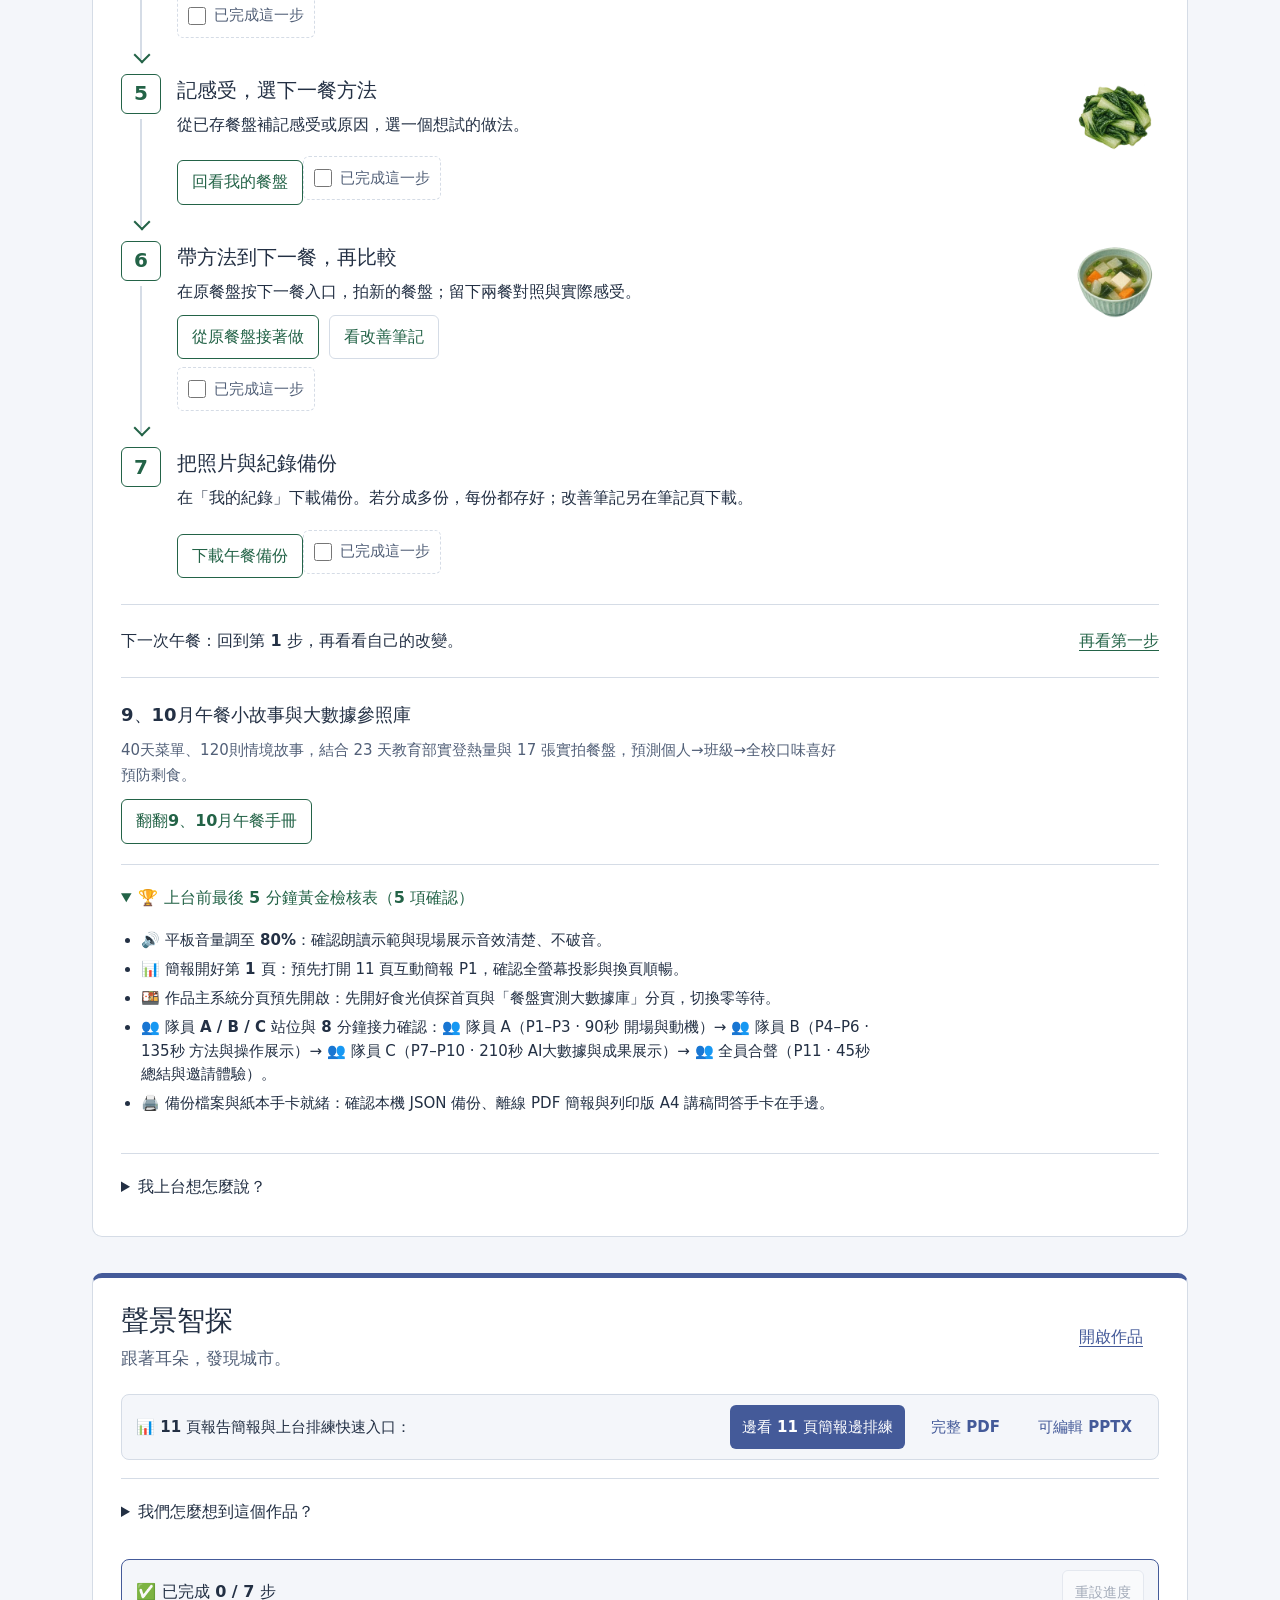
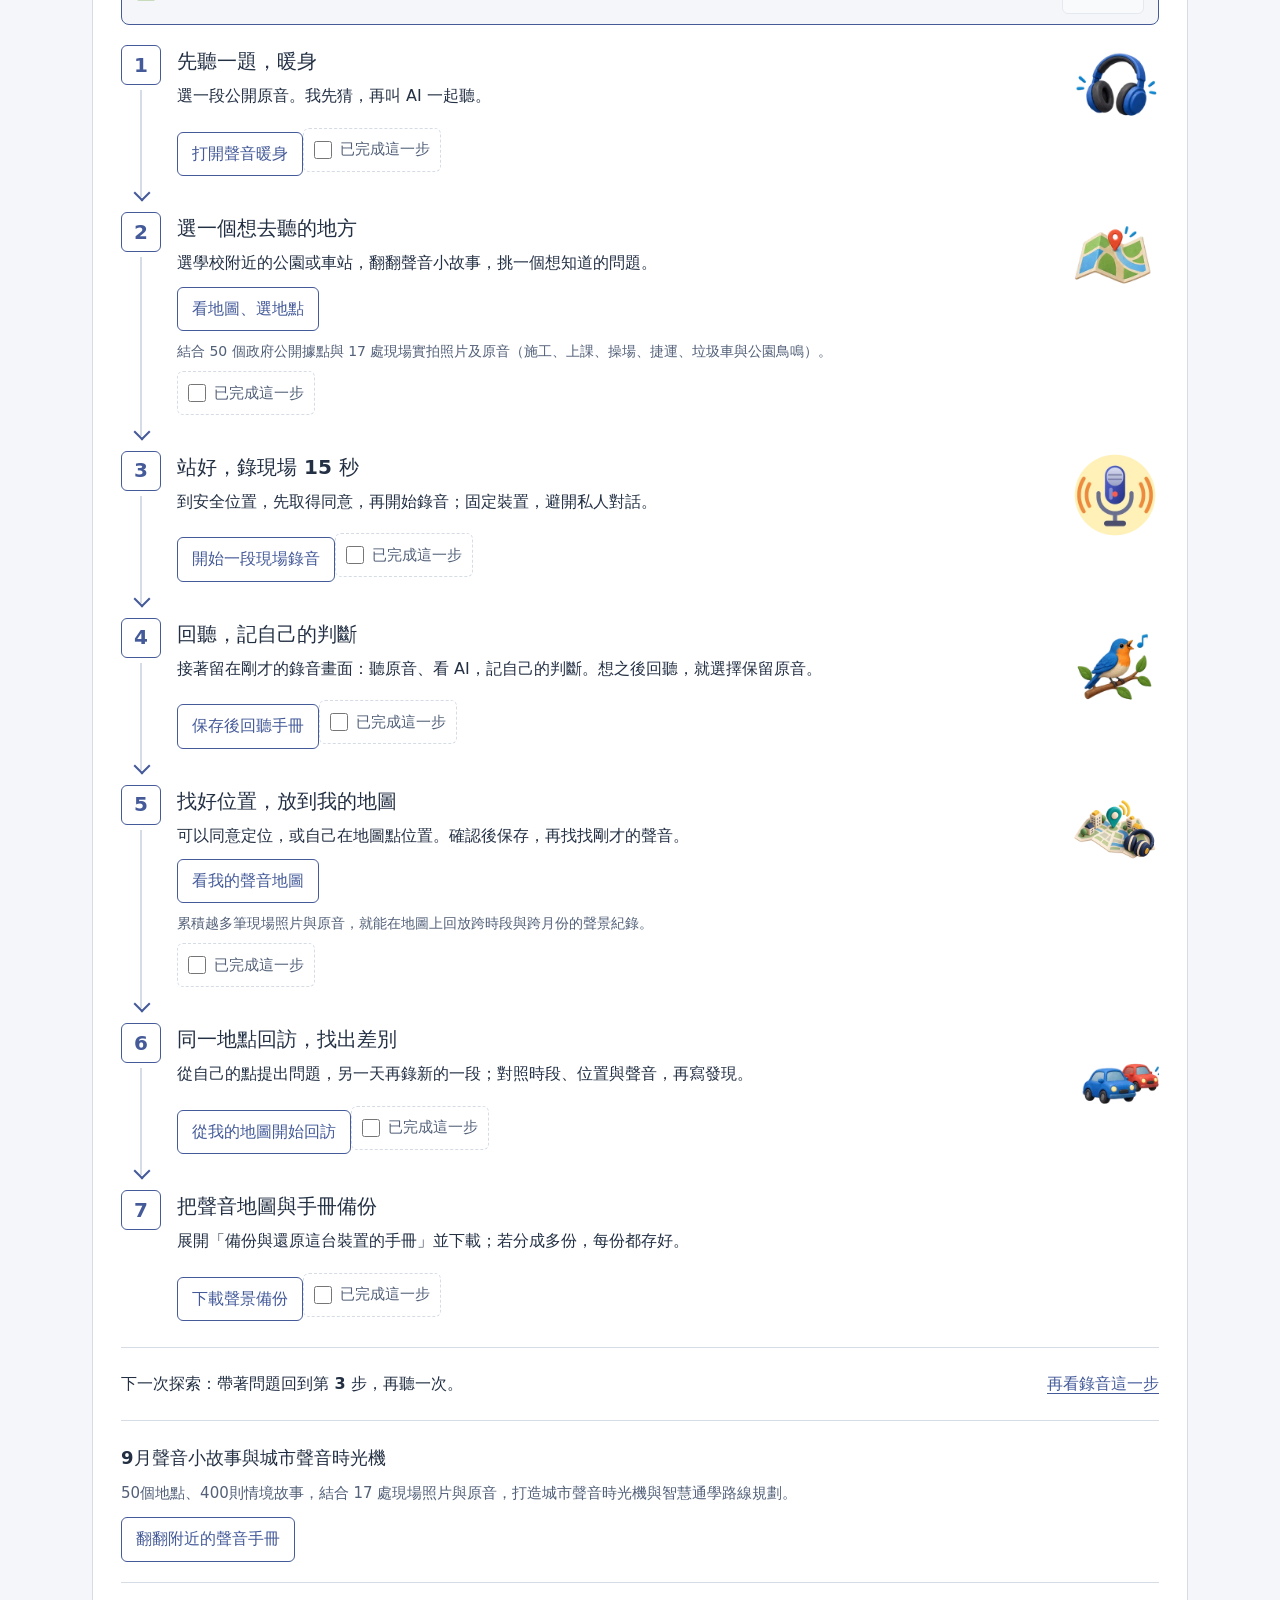
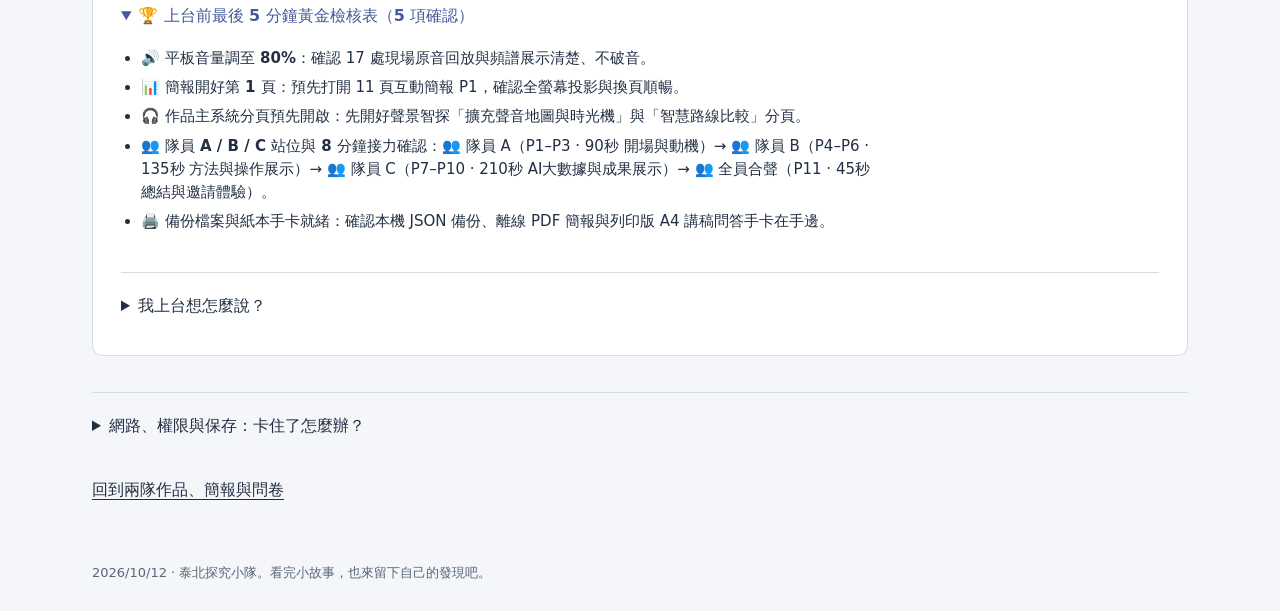
<file: student-guide.html>
<!doctype html>
<html lang="zh-Hant">
<head>
  <meta charset="utf-8">
  <meta name="viewport" content="width=device-width,initial-scale=1">
  <meta name="robots" content="noindex,nofollow">
  <title>兩隊操作流程｜泰北探究小隊</title>
  <meta name="description" content="食光偵探與聲景智探的學生操作流程：跟著七步留下自己的餐盤或聲音發現，可直接開啟功能與列印。">
  <meta property="og:title" content="兩隊操作流程｜泰北探究小隊">
  <meta property="og:description" content="食光偵探與聲景智探的學生操作流程：跟著七步留下自己的餐盤或聲音發現，可直接開啟功能與列印。">
  <meta property="og:image" content="https://timdirty.github.io/taibei-student-explorers/slide-pages/food/01.png">
  <meta name="theme-color" content="#1f5f3b">
  <link rel="icon" href="data:image/svg+xml,%3Csvg xmlns='http://www.w3.org/2000/svg' viewBox='0 0 32 32'%3E%3Crect width='32' height='32' rx='8' fill='%2327345D'/%3E%3Cpath d='M7 8h8v17H7zM17 8h8v17h-8z' fill='white'/%3E%3C/svg%3E">
  <link rel="stylesheet" href="style.css">
  <link rel="stylesheet" href="student-nav.css">
  <link rel="stylesheet" href="student-guide.css"><link rel="stylesheet" href="portal-art.css">
  <script src="student-guide.js" defer></script>
</head>
<body class="guide-page">
  <a class="skip" href="#guide">跳到操作流程</a>
  <header>
    <a class="brand" href="./">泰北探究小隊</a>
    <a class="return-link" href="index.html">回作品與簡報</a>
  </header>
  <main id="guide" tabindex="-1">
    <div class="intro guide-intro">
      <h1>照著做，留下自己的發現。</h1>
      <p>第一次從第 1 步開始；做過了，直接跳到要用的一步。</p>
    </div>
    <div class="guide-toolbar">
      <nav class="team-jump" aria-label="選擇操作流程">
        <a class="jump-food" href="#food">食光流程</a>
        <a class="jump-sound" href="#sound">聲景流程</a>
      </nav>
      <button class="print-button" type="button" id="print-guide" hidden>列印兩隊流程圖</button>
    </div>

    <section class="qr-hub" aria-label="平板快速掃描 QR Code">
      <div class="qr-hub-head">
        <h2>📱 平板快速掃描 QR Code（掃描或直接點圖開啟）</h2>
        <p>跟著七步操作時，用平板或手機相機掃描就能直接打開食光偵探、聲景智探或總入口。</p>
      </div>
      <div class="qr-grid qr-grid-3">
        <a class="qr-card" href="https://timdirty.github.io/taibei-student-explorers/">
          <span class="qr-box"><img src="img/qr-portal.svg" width="108" height="108" alt="泰北探究小隊總入口 QR Code"></span>
          <span class="qr-meta">
            <span class="qr-badge">📱 總入口</span>
            <strong>泰北探究小隊總站</strong>
            <small>作品、11 頁簡報與流程</small>
          </span>
        </a>
        <a class="qr-card qr-card-food" href="https://foodlens-school.vercel.app/" target="_blank" rel="noopener noreferrer">
          <span class="qr-box"><img src="img/qr-foodlens.svg" width="108" height="108" alt="食光偵探作品首頁 QR Code"></span>
          <span class="qr-meta">
            <span class="qr-badge">🍱 食光偵探</span>
            <strong>開啟食光偵探</strong>
            <small>AI 吃飯策略與口味預測</small>
          </span>
        </a>
        <a class="qr-card qr-card-sound" href="https://soundscape-ai-city-sound-detective.vercel.app/" target="_blank" rel="noopener noreferrer">
          <span class="qr-box"><img src="img/qr-soundscape.svg" width="108" height="108" alt="聲景智探作品首頁 QR Code"></span>
          <span class="qr-meta">
            <span class="qr-badge">🎧 聲景智探</span>
            <strong>開啟聲景智探</strong>
            <small>17 處聲音地圖與時光機</small>
          </span>
        </a>
      </div>
    </section>

    <section class="workflow food" id="food" aria-labelledby="food-guide-title" tabindex="-1">
      <div class="workflow-heading">
        <div><h2 id="food-guide-title">食光偵探</h2><p>吃得夠，也少一點剩食。</p></div>
        <a class="workflow-home" href="https://foodlens-school.vercel.app/" target="_blank" rel="noopener noreferrer">開啟作品</a>
      </div>
      <div class="workflow-slides-bar" role="region" aria-label="食光偵探 11 頁簡報與排練入口">
        <span class="slides-bar-label">📊 11 頁報告簡報與上台排練快速入口：</span>
        <div class="slides-bar-links">
          <a class="slides-bar-primary" href="slides.html?team=food&amp;page=1">邊看 11 頁簡報邊排練</a>
          <a href="slides/食光偵探_11頁學生簡報.pdf" target="_blank" rel="noopener">完整 PDF</a>
          <a href="slides/食光偵探_11頁學生簡報.pptx" download>可編輯 PPTX</a>
        </div>
      </div>
      <details class="guide-details mindmap-details">
        <summary>我們怎麼想到這個作品？</summary>
        <figure class="mindmap-figure">
          <a class="mindmap-link" href="brainstorm/food-mindmap.png" target="_blank" rel="noopener noreferrer"><img src="brainstorm/food-mindmap.png" loading="lazy" decoding="async" alt="食光偵探的作品發想整理心智圖，點開可閱讀原圖"></a>
          <figcaption>發想整理：點開圖片看完整內容。</figcaption>
        </figure>
      </details>
      <ol class="flow" aria-label="食光偵探七步操作流程">
        <li class="flow-step" id="food-1" tabindex="-1">
          <span class="step-number" aria-label="第 1 步，共 7 步">1</span>
          <div class="step-content"><h3>看今天的真菜單</h3><p>選用餐日期，核對菜色；實際換菜時，照現場記。</p><a class="step-link" href="https://foodlens-school.vercel.app/scan?start=menu" target="_blank" rel="noopener noreferrer">打開菜單</a></div><img class="step-art" src="img/food-egg.webp" width="88" height="88" alt="">
        </li>
        <li class="flow-step" id="food-2" tabindex="-1">
          <span class="step-number" aria-label="第 2 步，共 7 步">2</span>
          <div class="step-content"><h3>問 AI，這餐怎麼吃？</h3><p>選一道菜，按「問 AI 這道菜」。我也可以加自己的問題。</p><a class="step-link" href="https://foodlens-school.vercel.app/coach" target="_blank" rel="noopener noreferrer">問問 AI 午餐教練</a></div><img class="step-art" src="img/food-hero.webp" width="88" height="88" alt="">
        </li>
        <li class="flow-step" id="food-3" tabindex="-1">
          <span class="step-number" aria-label="第 3 步，共 7 步">3</span>
          <div class="step-content"><h3>玩配餐，想想份量</h3><p>用真菜單選自己的配餐。練習吃得剛好，餓了可以再加。</p><a class="step-link" href="https://foodlens-school.vercel.app/game" target="_blank" rel="noopener noreferrer">玩午餐配餐遊戲</a></div><img class="step-art" src="img/food-rice.webp" width="88" height="88" alt="">
        </li>
        <li class="flow-step" id="food-4" tabindex="-1">
          <span class="step-number" aria-label="第 4 步，共 7 步">4</span>
          <div class="step-content"><h3>拍餐盤，AI 估克數</h3><p>只拍食物，選餐前或餐後，再按「AI 辨識與估克數」。核對後保存。</p><a class="step-link" href="https://foodlens-school.vercel.app/scan" target="_blank" rel="noopener noreferrer">拍自己的餐盤</a><p class="step-note">AI 智慧辨識各格剩食克數（如青菜 80g、主菜 72g），並依飽足感自動推薦下一餐吃飯策略！</p></div><img class="step-art" src="img/food-plate.webp" width="88" height="88" alt="">
        </li>
        <li class="flow-step" id="food-5" tabindex="-1">
          <span class="step-number" aria-label="第 5 步，共 7 步">5</span>
          <div class="step-content"><h3>記感受，選下一餐方法</h3><p>從已存餐盤補記感受或原因，選一個想試的做法。</p><a class="step-link" href="https://foodlens-school.vercel.app/scan?view=history" target="_blank" rel="noopener noreferrer">回看我的餐盤</a></div><img class="step-art" src="img/food-greens.webp" width="88" height="88" alt="">
        </li>
        <li class="flow-step" id="food-6" tabindex="-1">
          <span class="step-number" aria-label="第 6 步，共 7 步">6</span>
          <div class="step-content"><h3>帶方法到下一餐，再比較</h3><p>在原餐盤按下一餐入口，拍新的餐盤；留下兩餐對照與實際感受。</p><div class="step-actions"><a class="step-link" href="https://foodlens-school.vercel.app/scan?view=history" target="_blank" rel="noopener noreferrer">從原餐盤接著做</a><a class="step-link secondary-link" href="https://foodlens-school.vercel.app/improve" target="_blank" rel="noopener noreferrer">看改善筆記</a></div></div><img class="step-art" src="img/food-soup.webp" width="88" height="88" alt="">
        </li>
        <li class="flow-step" id="food-7" tabindex="-1">
          <span class="step-number" aria-label="第 7 步，共 7 步">7</span>
          <div class="step-content"><h3>把照片與紀錄備份</h3><p>在「我的紀錄」下載備份。若分成多份，每份都存好；改善筆記另在筆記頁下載。</p><a class="step-link" href="https://foodlens-school.vercel.app/scan?view=history" target="_blank" rel="noopener noreferrer">下載午餐備份</a></div>
        </li>
      </ol>
      <div class="workflow-next"><p>下一次午餐：回到第 1 步，再看看自己的改變。</p><a href="#food-1">再看第一步</a></div>
      <div class="demo-guide"><h3>9、10月午餐小故事與大數據參照庫</h3><p>40天菜單、120則情境故事，結合 23 天教育部實登熱量與 17 張實拍餐盤，預測個人→班級→全校口味喜好預防剩食。</p><a class="step-link" href="https://foodlens-school.vercel.app/#month-lunch-notebook" target="_blank" rel="noopener noreferrer">翻翻9、10月午餐手冊</a></div>
      <details class="guide-details prestage-checklist" open>
        <summary>🏆 上台前最後 5 分鐘黃金檢核表（5 項確認）</summary>
        <div class="detail-content">
          <ul class="prestage-list">
            <li>🔊 <strong>平板音量調至 80%：</strong>確認朗讀示範與現場展示音效清楚、不破音。</li>
            <li>📊 <strong>簡報開好第 1 頁：</strong>預先打開 11 頁互動簡報 P1，確認全螢幕投影與換頁順暢。</li>
            <li>🍱 <strong>作品主系統分頁預先開啟：</strong>先開好食光偵探首頁與「餐盤實測大數據庫」分頁，切換零等待。</li>
            <li>👥 <strong>隊員 A / B / C 站位與 8 分鐘接力確認：</strong>👥 隊員 A（P1–P3 · 90秒 開場與動機）→ 👥 隊員 B（P4–P6 · 135秒 方法與操作展示）→ 👥 隊員 C（P7–P10 · 210秒 AI大數據與成果展示）→ 👥 全員合聲（P11 · 45秒 總結與邀請體驗）。</li>
            <li>🖨️ <strong>備份檔案與紙本手卡就緒：</strong>確認本機 JSON 備份、離線 PDF 簡報與列印版 A4 講稿問答手卡在手邊。</li>
          </ul>
        </div>
      </details>
      <details class="guide-details"><summary>我上台想怎麼說？</summary><div class="detail-content"><p>我先選菜單，問 AI 怎麼吃，再玩配餐、拍餐盤。單組兩餐配對實測（plate-06 → plate-07）顯示，採用 AI 推薦吃飯策略後剩食從 162g 降到 14g（減少 91%），還能擴展到班級與全校大數據預防剩食！</p><a href="https://foodlens-school.vercel.app/tools" target="_blank" rel="noopener noreferrer">打開午餐工具箱</a></div></details>
    </section>

    <section class="workflow sound" id="sound" aria-labelledby="sound-guide-title" tabindex="-1">
      <div class="workflow-heading">
        <div><h2 id="sound-guide-title">聲景智探</h2><p>跟著耳朵，發現城市。</p></div>
        <a class="workflow-home" href="https://soundscape-ai-city-sound-detective.vercel.app/" target="_blank" rel="noopener noreferrer">開啟作品</a>
      </div>
      <div class="workflow-slides-bar" role="region" aria-label="聲景智探 11 頁簡報與排練入口">
        <span class="slides-bar-label">📊 11 頁報告簡報與上台排練快速入口：</span>
        <div class="slides-bar-links">
          <a class="slides-bar-primary" href="slides.html?team=sound&amp;page=1">邊看 11 頁簡報邊排練</a>
          <a href="slides/聲景智探_11頁學生簡報.pdf" target="_blank" rel="noopener">完整 PDF</a>
          <a href="slides/聲景智探_11頁學生簡報.pptx" download>可編輯 PPTX</a>
        </div>
      </div>
      <details class="guide-details mindmap-details">
        <summary>我們怎麼想到這個作品？</summary>
        <figure class="mindmap-figure">
          <a class="mindmap-link" href="brainstorm/sound-mindmap.png" target="_blank" rel="noopener noreferrer"><img src="brainstorm/sound-mindmap.png" loading="lazy" decoding="async" alt="聲景智探的作品發想整理心智圖，點開可閱讀原圖"></a>
          <figcaption>發想整理：點開圖片看完整內容。</figcaption>
        </figure>
      </details>
      <ol class="flow" aria-label="聲景智探七步操作流程">
        <li class="flow-step" id="sound-1" tabindex="-1">
          <span class="step-number" aria-label="第 1 步，共 7 步">1</span>
          <div class="step-content"><h3>先聽一題，暖身</h3><p>選一段公開原音。我先猜，再叫 AI 一起聽。</p><a class="step-link" href="https://soundscape-ai-city-sound-detective.vercel.app/#sound-practice" target="_blank" rel="noopener noreferrer">打開聲音暖身</a></div><img class="step-art" src="img/sound-headphones.webp" width="88" height="88" alt="">
        </li>
        <li class="flow-step" id="sound-2" tabindex="-1">
          <span class="step-number" aria-label="第 2 步，共 7 步">2</span>
          <div class="step-content"><h3>選一個想去聽的地方</h3><p>選學校附近的公園或車站，翻翻聲音小故事，挑一個想知道的問題。</p><a class="step-link" href="https://soundscape-ai-city-sound-detective.vercel.app/?view=map#my-sound-map" target="_blank" rel="noopener noreferrer">看地圖、選地點</a><p class="step-note">結合 50 個政府公開據點與 17 處現場實拍照片及原音（施工、上課、操場、捷運、垃圾車與公園鳥鳴）。</p></div><img class="step-art" src="img/sound-map.webp" width="88" height="88" alt="">
        </li>
        <li class="flow-step" id="sound-3" tabindex="-1">
          <span class="step-number" aria-label="第 3 步，共 7 步">3</span>
          <div class="step-content"><h3>站好，錄現場 15 秒</h3><p>到安全位置，先取得同意，再開始錄音；固定裝置，避開私人對話。</p><a class="step-link" href="https://soundscape-ai-city-sound-detective.vercel.app/#sound-mission" target="_blank" rel="noopener noreferrer">開始一段現場錄音</a></div><img class="step-art" src="img/sound-record.webp" width="88" height="88" alt="">
        </li>
        <li class="flow-step" id="sound-4" tabindex="-1">
          <span class="step-number" aria-label="第 4 步，共 7 步">4</span>
          <div class="step-content"><h3>回聽，記自己的判斷</h3><p>接著留在剛才的錄音畫面：聽原音、看 AI，記自己的判斷。想之後回聽，就選擇保留原音。</p><a class="step-link" href="https://soundscape-ai-city-sound-detective.vercel.app/explore?view=mine&amp;section=notes" target="_blank" rel="noopener noreferrer">保存後回聽手冊</a></div><img class="step-art" src="img/sound-birds.webp" width="88" height="88" alt="">
        </li>
        <li class="flow-step" id="sound-5" tabindex="-1">
          <span class="step-number" aria-label="第 5 步，共 7 步">5</span>
          <div class="step-content"><h3>找好位置，放到我的地圖</h3><p>可以同意定位，或自己在地圖點位置。確認後保存，再找找剛才的聲音。</p><a class="step-link" href="https://soundscape-ai-city-sound-detective.vercel.app/explore?view=mine" target="_blank" rel="noopener noreferrer">看我的聲音地圖</a><p class="step-note">累積越多筆現場照片與原音，就能在地圖上回放跨時段與跨月份的聲景紀錄。</p></div><img class="step-art" src="img/sound-hero.webp" width="88" height="88" alt="">
        </li>
        <li class="flow-step" id="sound-6" tabindex="-1">
          <span class="step-number" aria-label="第 6 步，共 7 步">6</span>
          <div class="step-content"><h3>同一地點回訪，找出差別</h3><p>從自己的點提出問題，另一天再錄新的一段；對照時段、位置與聲音，再寫發現。</p><a class="step-link" href="https://soundscape-ai-city-sound-detective.vercel.app/explore?view=mine" target="_blank" rel="noopener noreferrer">從我的地圖開始回訪</a></div><img class="step-art" src="img/sound-traffic.webp" width="88" height="88" alt="">
        </li>
        <li class="flow-step" id="sound-7" tabindex="-1">
          <span class="step-number" aria-label="第 7 步，共 7 步">7</span>
          <div class="step-content"><h3>把聲音地圖與手冊備份</h3><p>展開「備份與還原這台裝置的手冊」並下載；若分成多份，每份都存好。</p><a class="step-link" href="https://soundscape-ai-city-sound-detective.vercel.app/explore?view=mine" target="_blank" rel="noopener noreferrer">下載聲景備份</a></div>
        </li>
      </ol>
      <div class="workflow-next"><p>下一次探索：帶著問題回到第 3 步，再聽一次。</p><a href="#sound-3">再看錄音這一步</a></div>
      <div class="demo-guide"><h3>9月聲音小故事與城市聲音時光機</h3><p>50個地點、400則情境故事，結合 17 處現場照片與原音，打造城市聲音時光機與智慧通學路線規劃。</p><a class="step-link" href="https://soundscape-ai-city-sound-detective.vercel.app/?view=map#my-sound-map" target="_blank" rel="noopener noreferrer">翻翻附近的聲音手冊</a></div>
      <details class="guide-details prestage-checklist" open>
        <summary>🏆 上台前最後 5 分鐘黃金檢核表（5 項確認）</summary>
        <div class="detail-content">
          <ul class="prestage-list">
            <li>🔊 <strong>平板音量調至 80%：</strong>確認 17 處現場原音回放與頻譜展示清楚、不破音。</li>
            <li>📊 <strong>簡報開好第 1 頁：</strong>預先打開 11 頁互動簡報 P1，確認全螢幕投影與換頁順暢。</li>
            <li>🎧 <strong>作品主系統分頁預先開啟：</strong>先開好聲景智探「擴充聲音地圖與時光機」與「智慧路線比較」分頁。</li>
            <li>👥 <strong>隊員 A / B / C 站位與 8 分鐘接力確認：</strong>👥 隊員 A（P1–P3 · 90秒 開場與動機）→ 👥 隊員 B（P4–P6 · 135秒 方法與操作展示）→ 👥 隊員 C（P7–P10 · 210秒 AI大數據與成果展示）→ 👥 全員合聲（P11 · 45秒 總結與邀請體驗）。</li>
            <li>🖨️ <strong>備份檔案與紙本手卡就緒：</strong>確認本機 JSON 備份、離線 PDF 簡報與列印版 A4 講稿問答手卡在手邊。</li>
          </ul>
        </div>
      </details>
      <details class="guide-details"><summary>我上台想怎麼說？</summary><div class="detail-content"><p>我們把 50 個據點與 17 處現場實拍照片、原音放進擴充聲音地圖，累積跨時段數據成為「城市聲音時光機」，同機同時段實測比較路線 A 大馬路（-17.8 dBFS）與路線 B 退縮綠蔭好路（-26.5 dBFS，相對音量減弱逾 8.5 dB）！</p><div class="detail-links"><a href="https://soundscape-ai-city-sound-detective.vercel.app/competition" target="_blank" rel="noopener noreferrer">看看我的發現</a><a href="https://soundscape-ai-city-sound-detective.vercel.app/routes" target="_blank" rel="noopener noreferrer">試試聲音散步</a></div></div></details>
    </section>

    <details class="guide-details common-help" id="help" tabindex="-1"><summary>網路、權限與保存：卡住了怎麼辦？</summary><div class="detail-content">
      <p><strong>相機、麥克風與定位：</strong>iPad 會問你要不要允許，由本人決定；拍照、錄音前先問老師與在場的人。拒絕後，可以先看菜單、玩配餐或聽暖身，再於需要時開啟權限。</p>
      <p><strong>還沒收到 AI 回答：</strong>照片、原音和上次的回答都先留著，再按一次重試。等 AI 真正回答，不把自己猜的寫成 AI 的答案。</p>
      <p><strong>換平板：</strong>照片和錄音留在這台裝置，不會自己跑到另一台。先下載備份，再到另一台打開。裡面有自己的照片、聲音和位置，記得保管好。</p>
      <p><strong>開啟連結：</strong>功能會在另一個分頁開啟。連續拍照、錄音時留在同一作品分頁；想回到流程，切回這個分頁即可。</p>
    </div></details>
    <p class="guide-return"><a href="index.html">回到兩隊作品、簡報與問卷</a></p>
  </main>
  <footer>2026/10/12 · 泰北探究小隊。看完小故事，也來留下自己的發現吧。</footer>
</body>
</html>
</file>
<file: style.css>
:root{font-family:"PingFang TC","Noto Sans TC",system-ui,-apple-system,sans-serif;font-synthesis:none;color:#233044;background:#f4f6fa;line-height:1.65}*{box-sizing:border-box}body{margin:0}a{color:inherit;text-underline-offset:4px}a:focus-visible,summary:focus-visible{outline:3px solid #a23e0d;outline-offset:5px}header,main,footer{max-width:1160px;margin:auto}header{padding:24px 32px;display:flex;justify-content:space-between;align-items:center;gap:20px;border-bottom:1px solid #d5dce6}header>span{font-size:14px;color:#526078}.brand{font-size:22px;font-weight:800;text-decoration:none}main{padding:28px 32px}.intro{margin:0 0 25px}.intro h1{font-size:clamp(28px,4vw,38px);line-height:1.35;margin:0 0 7px}.intro p{margin:0;color:#526078}.projects{display:grid;grid-template-columns:1fr 1fr;gap:24px}.project{--accent:#236347;background:#fff;border:1px solid #d5dce6;border-top:5px solid var(--accent);border-radius:10px;padding:24px}.sound{--accent:#445a99}.project-heading{display:flex;align-items:center;justify-content:space-between;gap:16px}.project-heading h2{font-size:29px;line-height:1.35;margin:0}.project-heading span{font-size:14px;color:var(--accent);font-weight:650}.question{font-size:16px;margin:14px 0 20px;color:#526078}.primary{display:flex;align-items:center;justify-content:center;min-height:54px;padding:12px 16px;border-radius:6px;background:var(--accent);color:white;font-weight:750;text-decoration:none}.primary:hover{filter:brightness(.93)}.slides{margin-top:25px;padding-top:22px;border-top:1px solid #dce2eb}h3{font-size:18px;margin:0 0 14px}.preview{display:block}.preview img{width:100%;height:auto;aspect-ratio:16/9;display:block;border:1px solid #dce2eb;border-radius:5px}.actions{display:flex;gap:12px;margin-top:16px}.actions a{flex:1;display:flex;align-items:center;justify-content:center;min-height:48px;border:1px solid var(--accent);color:var(--accent);font-size:15px;font-weight:700;border-radius:6px;text-decoration:none;text-align:center;padding:10px 8px}.actions a:hover{background:#f4f6fa}.hint{font-size:14px;line-height:1.75;color:#59677a;margin:13px 0 0}details{margin-top:22px;border-top:1px solid #dce2eb;padding-top:8px}summary{font-size:16px;font-weight:650;min-height:48px;cursor:pointer;padding:13px 0}.resources a{display:flex;align-items:center;min-height:44px;color:var(--accent);font-size:15px;padding:8px 0}.resources{padding:0 0 8px}aside{margin-top:28px;border-left:3px solid #b4c1d4;padding-left:20px}aside h2{font-size:17px;margin:0 0 8px}aside p{font-size:14px;color:#526078;margin:6px 0}footer{font-size:13px;color:#59677a;padding:5px 32px 28px}.skip{position:absolute;top:-90px;left:12px;z-index:3;background:white;padding:12px}.skip:focus{top:12px}@media(max-width:700px){header{padding:20px;align-items:flex-start;flex-direction:column;gap:8px}main{padding:24px 20px}.projects{grid-template-columns:1fr;gap:22px}.project{padding:20px}.project-heading h2{font-size:28px}.actions{gap:10px}footer{padding:5px 20px 24px}}@media(max-width:370px){.project-heading{flex-direction:column;align-items:flex-start;gap:4px}.actions{flex-direction:column}}@media(prefers-reduced-motion:reduce){*,*::before,*::after{animation:none!important;transition:none!important}}
.preview img.deck-overview{aspect-ratio:auto}
</file>
<file: survey-entry.css>
.survey-entry{margin:24px 0;padding:20px;border:1px solid #b7d9c8;border-radius:12px;background:#f0f8f3}.survey-entry h3{margin:0 0 8px}.survey-entry>p{margin:0 0 14px}.survey-entry .hint{margin:12px 0 0}
</file>
<file: student-nav.css>
.team-jump {
  display: flex;
  gap: 12px;
  max-width: 600px;
  margin: 18px 0 24px;
}
.team-jump a {
  flex: 1;
  display: flex;
  align-items: center;
  justify-content: center;
  min-height: 48px;
  padding: 10px 12px;
  border: 1px solid currentColor;
  border-radius: 6px;
  font-size: 15px;
  font-weight: 700;
  text-decoration: none;
  text-align: center;
}
.jump-food { color: #236347; background: white; }
.jump-sound { color: #445a99; background: white; }
.team-jump .jump-survey { color: white; background: #236347; border-color: #236347; }
.team-jump a:hover { filter: brightness(.93); }
.project { scroll-margin-top: 24px; }
main:focus-visible, .project:focus-visible { outline: 3px solid #a23e0d; outline-offset: 5px; }
@media (max-width: 370px) {
  .team-jump { gap: 8px; }
  .team-jump a { padding: 10px 6px; }
}
</file>
<file: student-guide.css>
.guide-entry{margin-top:12px;display:grid;gap:8px}
.guide-entry-link,.demo-entry-link{display:flex;align-items:center;justify-content:center;min-height:48px;padding:10px 14px;text-align:center;font-weight:700;color:var(--accent);border:1px solid var(--accent);border-radius:6px;text-decoration:none}
.demo-entry-link{border-color:#d5dce6;font-size:15px;font-weight:600}
.guide-entry .hint{margin:0}
.guide-entry-link:hover,.demo-entry-link:hover{background:#f4f6fa}
.guide-entry-link:active,.demo-entry-link:active{background:#e5eaf2}
.guide-page{--focus:#a23e0d;--ink:#233044;--muted:#526078;--line:#d5dce6;--surface:#fff;--quiet:#f4f6fa;--food:#236347;--sound:#445a99}
.guide-page ::selection{color:white;background:var(--food)}
.guide-page .sound ::selection{background:var(--sound)}
.guide-page a:focus-visible,.guide-page button:focus-visible,.guide-page summary:focus-visible,.guide-page [tabindex="-1"]:focus-visible{outline:3px solid var(--focus);outline-offset:5px}
.guide-page [hidden]{display:none!important}
.return-link{display:flex;align-items:center;min-height:44px;font-size:16px}
.guide-intro{margin-bottom:18px}
.guide-intro h1{font-size:32px;text-wrap:balance}
.guide-toolbar{display:flex;align-items:center;justify-content:space-between;gap:18px;margin-bottom:26px}
.guide-toolbar .team-jump{flex:1;max-width:420px;margin:0}
.print-button{display:flex;align-items:center;justify-content:center;min-height:48px;padding:10px 16px;border:1px solid var(--line);border-radius:6px;font:inherit;font-weight:650;color:var(--ink);background:var(--surface);cursor:pointer}
.print-button:hover{background:#e5eaf2}
.print-button:active{background:#d5dce6}
.workflow{--accent:var(--food);scroll-margin-top:24px;margin:0 0 36px;padding:24px 28px;background:var(--surface);border:1px solid var(--line);border-top:5px solid var(--accent);border-radius:10px}
.workflow.sound{--accent:var(--sound)}
.workflow-heading{display:flex;align-items:center;justify-content:space-between;gap:16px;margin-bottom:22px}
.workflow-heading h2{font-size:28px;line-height:1.35;margin:0 0 4px}
.workflow-heading p{margin:0;color:var(--muted);font-size:17px}
.workflow-home{display:flex;align-items:center;justify-content:center;min-height:48px;padding:10px 16px;color:var(--accent);font-weight:700;white-space:nowrap}
.workflow-slides-bar{display:flex;align-items:center;justify-content:space-between;gap:10px 16px;flex-wrap:wrap;margin:0 0 18px;padding:10px 14px;border:1px solid var(--line);border-radius:8px;background:var(--quiet)}
.slides-bar-label{font-weight:700;font-size:15px;color:var(--ink)}
.slides-bar-links{display:flex;align-items:center;gap:8px 14px;flex-wrap:wrap}
.slides-bar-links a{display:inline-flex;align-items:center;min-height:44px;padding:6px 12px;border-radius:6px;font-size:15px;font-weight:700;color:var(--accent);text-decoration:none}
.slides-bar-links a:hover{background:#e5eaf2}
.slides-bar-links a.slides-bar-primary{background:var(--accent);color:#fff}
.slides-bar-links a.slides-bar-primary:hover{filter:brightness(.94);background:var(--accent)}
.workflow-progress{display:flex;align-items:center;justify-content:space-between;gap:12px;flex-wrap:wrap;margin:0 0 20px;padding:10px 14px;border:1px solid var(--accent);border-radius:8px;background:var(--quiet);color:var(--ink);font-weight:700;font-variant-numeric:tabular-nums}
.workflow-reset-btn{display:inline-flex;align-items:center;justify-content:center;min-height:44px;padding:6px 12px;border:1px solid var(--line);border-radius:6px;background:var(--surface);color:var(--muted);font:inherit;font-size:14px;font-weight:650;cursor:pointer}
.workflow-reset-btn:hover:not(:disabled){border-color:var(--accent);color:var(--accent)}
.workflow-reset-btn:disabled{opacity:.5;cursor:not-allowed}
.flow{list-style:none;padding:0;margin:0;counter-reset:flow}
.flow-step{display:grid;grid-template-columns:40px minmax(0,1fr);gap:16px;position:relative;padding:0 0 36px;scroll-margin-top:20px}
.flow-step:not(:last-child)::after{content:"";position:absolute;left:15px;bottom:13px;width:10px;height:10px;border-right:2px solid var(--accent);border-bottom:2px solid var(--accent);transform:rotate(45deg)}
.flow-step:not(:last-child)::before{content:"";position:absolute;left:19px;top:45px;bottom:15px;width:2px;background:var(--line)}
.flow-step:last-child{padding-bottom:12px}
.step-number{display:flex;align-items:center;justify-content:center;align-self:start;width:40px;height:40px;border:1px solid var(--accent);border-radius:6px;color:var(--accent);font-size:20px;font-weight:800;font-variant-numeric:tabular-nums;background:var(--surface)}
.flow-step.is-completed .step-number{background:var(--accent);color:#fff}
.step-content{min-width:0;padding-top:2px;max-width:75ch}
.step-content h3{font-size:20px;line-height:1.4;margin:0 0 8px;text-wrap:balance}
.step-content p{font-size:16px;line-height:1.65;color:var(--ink);margin:0 0 10px}
.step-link{display:inline-flex;align-items:center;justify-content:center;min-height:44px;padding:8px 14px;font-weight:700;color:var(--accent);border:1px solid var(--accent);border-radius:6px;text-decoration:none;text-align:center}
.step-link:hover{background:var(--quiet)}
.step-link:active{background:#e5eaf2}
.step-actions{display:flex;gap:10px;flex-wrap:wrap}
.secondary-link{border-color:var(--line);font-weight:600}
.step-content .step-note{font-size:14px;color:var(--muted);margin:9px 0 0}
.step-check-label{display:inline-flex;align-items:center;gap:8px;min-height:44px;margin-top:8px;margin-right:12px;padding:4px 10px;border:1px dashed var(--line);border-radius:6px;font-size:15px;font-weight:650;color:var(--muted);cursor:pointer;user-select:none}
.step-check-label:hover{border-color:var(--accent);color:var(--accent);background:var(--quiet)}
.step-checkbox{width:18px;height:18px;accent-color:var(--accent);cursor:pointer;margin:0}
.flow-step.is-completed .step-check-label{border-style:solid;border-color:var(--accent);background:var(--quiet);color:var(--accent)}
.workflow-next{display:flex;flex-wrap:wrap;align-items:center;justify-content:space-between;gap:8px;margin:14px 0 22px;padding:14px 0;border-top:1px solid var(--line);border-bottom:1px solid var(--line)}
.workflow-next p{margin:0;font-weight:600}
.workflow-next a{display:inline-flex;align-items:center;min-height:44px;color:var(--accent);font-weight:700;padding:8px 0}
.demo-guide h3{font-size:18px;margin:0 0 8px}
.demo-guide p{color:var(--muted);font-size:15px;margin:0 0 12px;max-width:75ch}
.guide-details{padding-top:8px;margin-top:20px;border-top:1px solid var(--line)}
.guide-details summary{min-height:48px;padding:13px 0;line-height:1.5}
.mindmap-details{margin:0 0 22px}
.mindmap-figure{margin:0;padding:4px 0 10px}
.mindmap-link{display:block;min-height:44px}
.mindmap-link img{display:block;width:100%;height:auto}
.mindmap-figure figcaption{font-size:15px;color:var(--muted);margin-top:10px}
.detail-content{max-width:75ch;padding-bottom:8px}
.detail-content p{font-size:16px;margin:4px 0 12px;color:var(--ink)}
.detail-content a{display:inline-flex;align-items:center;min-height:44px;padding:8px 0;font-weight:650;color:var(--accent,var(--ink))}
.detail-links{display:flex;flex-wrap:wrap;gap:12px 24px}
.common-help{--accent:var(--ink);margin:0 0 18px}
.guide-return a{display:inline-flex;align-items:center;min-height:44px}
.guide-page a,.guide-page button{transition:background-color 150ms ease-out}
@media(max-width:700px){.guide-intro h1{font-size:28px}.guide-toolbar{align-items:stretch;flex-direction:column;gap:12px}.guide-toolbar .team-jump{max-width:none;width:100%}.print-button{align-self:flex-start}.workflow{padding:20px 18px}.workflow-heading{gap:12px}.workflow-heading h2{font-size:26px}.workflow-heading p{font-size:16px}.workflow-home{padding:8px 0}.flow-step{grid-template-columns:36px minmax(0,1fr);gap:12px}.step-number{width:36px;height:36px;font-size:19px}.flow-step:not(:last-child)::before{left:17px;top:41px}.flow-step:not(:last-child)::after{left:13px}.step-content h3{font-size:19px}}
@media(max-width:370px){.workflow-heading{align-items:flex-start;flex-direction:column}.workflow-home{justify-content:flex-start}.step-actions{flex-direction:column;align-items:flex-start}.workflow{padding:18px 14px}}
@media(prefers-reduced-motion:reduce){.guide-page a,.guide-page button{transition:none}}
@media print{
  @page{size:A4 portrait;margin:12mm}
  :root{font-size:11pt;background:white;color:#111}
  .guide-page header,.guide-intro,.guide-toolbar,.guide-return,.skip,.common-help,.guide-page footer{display:none}
  .guide-page main{max-width:none;padding:0}
  .workflow{padding:0;margin:0;border:0;border-radius:0;break-after:page;page-break-after:always}
  .workflow:last-of-type{break-after:auto;page-break-after:auto}
  .workflow-heading{margin-bottom:14px;border-bottom:1px solid #777;padding-bottom:10px}
  .workflow-heading h2{font-size:23pt}
  .workflow-heading p{font-size:12pt;color:#111}
  .workflow-home,.workflow-slides-bar,.workflow-reset-btn,.step-link,.workflow-next a,.guide-details{display:none}
  .flow-step{grid-template-columns:28px minmax(0,1fr);gap:12px;padding-bottom:24px;break-inside:avoid;page-break-inside:avoid}
  .step-number{width:28px;height:28px;border-radius:3px;font-size:13pt;color:#111;border-color:#333}
  .step-content{padding-top:0;max-width:none}
  .step-content h3{font-size:13pt;margin-bottom:4px}
  .step-content p{font-size:11pt;line-height:1.5;margin:0;color:#111}
  .step-content .step-note{font-size:9pt;margin-top:4px;color:#333}
  .flow-step:not(:last-child)::before{left:13px;top:32px;bottom:12px;background:#777}
  .flow-step:not(:last-child)::after{left:9px;bottom:9px;width:9px;height:9px;border-color:#333}
  .workflow-next{margin:6px 0 12px;padding:8px 0;font-size:10pt}
  .demo-guide h3{font-size:11pt;margin-bottom:4px}
  .demo-guide p{font-size:9pt;margin:0;color:#333}
}
</file>
<file: portal-art.css>
/* Picture-first touches for the student portal (2026-10-14). Art is decorative; text and links are unchanged. */
.project-hero{display:block;width:168px;height:168px;margin:-4px auto 6px;object-fit:contain}
.journey-act{grid-template-columns:128px minmax(0,1fr)}
.act-step{display:grid;justify-items:start;align-content:start;gap:8px}
.act-art{display:block;width:112px;height:112px;object-fit:contain}
@media(max-width:700px){.project-hero{width:128px;height:128px}}
@media(max-width:600px){
  .journey-act{grid-template-columns:minmax(0,1fr)}
  .act-step{grid-auto-flow:column;justify-content:start;align-items:center;gap:12px}
  .act-art{width:64px;height:64px}
}
.flow-step:has(.step-art){grid-template-columns:40px minmax(0,1fr) 88px}
.step-art{display:block;width:88px;height:88px;object-fit:contain;align-self:start;border-radius:12px}
@media(max-width:700px){.flow-step:has(.step-art){grid-template-columns:36px minmax(0,1fr) 56px}.step-art{width:56px;height:56px}}
@media print{.step-art{display:none}.flow-step:has(.step-art){grid-template-columns:28px minmax(0,1fr)}}

/* Scannable, clickable QR code cards for classroom tablets (2026-10-15) */
.qr-hub{margin:18px 0 24px;padding:18px 20px;background:#fff;border:1px solid #d5dce6;border-radius:12px;box-shadow:0 2px 8px rgba(35,48,68,.05)}
.qr-hub-head{display:flex;align-items:baseline;justify-content:space-between;gap:12px;flex-wrap:wrap;margin-bottom:14px}
.qr-hub-head h2{font-size:18px;line-height:1.35;margin:0;color:#233044}
.qr-hub-head span,.qr-box-title{font-size:13px;font-weight:700;color:#526078;margin:0}
.project-qr-box{margin:18px 0;padding:14px;background:#f8fafd;border:1px dashed #c5d1e0;border-radius:10px}
.project-qr-box .qr-box-title{margin:0 0 10px;color:#233044}
.qr-grid{display:grid;gap:12px}
.qr-grid-3{grid-template-columns:repeat(3,minmax(0,1fr))}
.qr-grid-2{grid-template-columns:repeat(2,minmax(0,1fr))}
.qr-card{display:flex;align-items:center;gap:12px;padding:10px 12px;background:#fff;border:1px solid #d5dce6;border-radius:10px;text-decoration:none;color:#233044;transition:transform .15s ease,box-shadow .15s ease,border-color .15s ease}
.qr-card:hover{transform:translateY(-2px);box-shadow:0 6px 16px rgba(35,48,68,.09);border-color:var(--accent,#236347)}
.qr-card.qr-food{--accent:#236347}
.qr-card.qr-sound{--accent:#445a99}
.project-qr-box .qr-card{flex-direction:column;text-align:center;padding:12px 10px;gap:8px}
.qr-code-img{display:block;width:96px;height:96px;padding:6px;background:#fff;border:1px solid #e2e8f0;border-radius:8px;flex-shrink:0;object-fit:contain}
.project-qr-box .qr-code-img{width:108px;height:108px}
.qr-card-meta{display:flex;flex-direction:column;gap:4px;min-width:0}
.qr-card-meta strong{font-size:15px;line-height:1.35;color:#182232}
.qr-card-meta span:not(.qr-card-badge){font-size:12.5px;line-height:1.45;color:#526078;overflow-wrap:anywhere}
.qr-card-badge{display:inline-flex;align-items:center;align-self:flex-start;margin-top:2px;padding:2px 8px;border-radius:999px;background:#eef3f9;color:var(--accent,#233044);font-size:12px;font-weight:700}
.project-qr-box .qr-card-badge{align-self:center}
.survey-entry:has(.qr-card-survey){display:grid;grid-template-columns:minmax(0,1fr) auto;gap:16px;align-items:center}
.survey-entry-body>.primary{margin:12px 0 0}
.qr-card-survey{flex-direction:column;text-align:center;padding:10px 12px;gap:6px;background:#fff;border-color:#b7d9c8}
.qr-card-survey .qr-code-img{width:100px;height:100px;border-color:#d5ebe0}
.qr-card-survey .qr-card-badge{align-self:center;background:#e6f4ec;color:#236347}
@media(max-width:860px){.qr-grid-3{grid-template-columns:1fr}}
@media(max-width:600px){
  .qr-grid-2{grid-template-columns:1fr}
  .project-qr-box .qr-card{flex-direction:row;text-align:left}
  .project-qr-box .qr-card-badge{align-self:flex-start}
  .survey-entry:has(.qr-card-survey){grid-template-columns:1fr}
  .qr-card-survey{flex-direction:row;text-align:left}
}
.slide-quick-jumps{display:flex;flex-wrap:wrap;gap:8px;margin-top:10px}
.slide-quick-jumps a{display:inline-flex;align-items:center;min-height:36px;padding:4px 12px;border-radius:999px;border:1px solid #c5d1e0;background:#fff;color:var(--accent,#236347);font-size:13px;font-weight:700;text-decoration:none;transition:background .15s ease,color .15s ease,border-color .15s ease}
.project.food .slide-quick-jumps a{--accent:#236347;border-color:#b7d9c8;background:#f2faf5}
.project.sound .slide-quick-jumps a{--accent:#445a99;border-color:#c6d2f0;background:#f3f6fc}
.slide-quick-jumps a:hover{background:var(--accent,#236347);color:#fff;border-color:var(--accent,#236347)}
.competition-hub{margin:0 0 24px;padding:18px 20px;background:linear-gradient(180deg,#ffffff 0%,#f8fafc 100%);border:2px solid #cbd5e1;border-radius:12px;box-shadow:0 3px 10px rgba(35,48,68,.06)}
.comp-hub-head{display:flex;flex-direction:column;gap:4px;margin-bottom:14px}
.comp-hub-head h2{font-size:19px;line-height:1.35;margin:0;color:#182232}
.comp-hub-head span{font-size:13.5px;font-weight:650;color:#526078}
.comp-hub-actions{display:grid;grid-template-columns:repeat(2,minmax(0,1fr));gap:12px;margin-bottom:14px}
.comp-action-btn{display:flex;align-items:center;justify-content:center;min-height:48px;padding:10px 16px;border-radius:10px;font-size:15.5px;font-weight:800;color:#fff;text-decoration:none;text-align:center;transition:filter .15s ease,transform .15s ease}
.comp-action-btn.comp-food{background:#236347}
.comp-action-btn.comp-sound{background:#445a99}
.comp-action-btn:hover{filter:brightness(.94);transform:translateY(-1px)}
.comp-role-badges{display:flex;flex-wrap:wrap;gap:8px;margin-bottom:14px}
.comp-role-pill{display:inline-flex;align-items:center;gap:4px;min-height:38px;padding:5px 12px;border-radius:999px;background:#eef3f9;border:1px solid #cbd5e1;color:#233044;font-size:13px;font-weight:700;text-decoration:none}
a.comp-role-pill:hover{background:var(--accent,#236347);color:#fff;border-color:var(--accent,#236347)}
.comp-role-team-link{color:#236347;font-weight:800;text-decoration:underline;text-underline-offset:2px}
.comp-role-team-link:last-child{color:#445a99}
.comp-role-team-link:hover{filter:brightness(.82)}
.comp-qa-grid{display:grid;grid-template-columns:repeat(2,minmax(0,1fr));gap:12px}
.comp-qa-drawer{padding:10px 14px;border-radius:10px;border:1px solid #d5dce6;background:#fff}
.comp-qa-drawer.comp-qa-food{border-left:4px solid #236347}
.comp-qa-drawer.comp-qa-sound{border-left:4px solid #445a99}
.comp-qa-drawer summary{display:flex;align-items:center;min-height:40px;font-size:14.5px;font-weight:800;color:#182232;cursor:pointer}
.comp-qa-items{margin:10px 0 4px;padding:0;list-style:none;display:grid;gap:10px}
.comp-qa-items li{padding:8px 10px;border-radius:8px;background:#f8fafd;border:1px solid #e2e8f0}
.comp-qa-items strong{display:block;font-size:13.5px;line-height:1.4;color:#182232;margin-bottom:4px}
.comp-qa-items p{margin:0;font-size:13px;line-height:1.55;color:#334155}
.prestage-checklist summary{font-weight:800;color:var(--accent,#236347)}
.prestage-list{margin:6px 0 10px;padding-left:20px;display:grid;gap:6px;font-size:15px;line-height:1.55;color:#233044}
@media(max-width:760px){.comp-hub-actions,.comp-qa-grid{grid-template-columns:1fr}}
</file>
<file: feedback-stories.css>
.feedback-stories-page{--story-green:#236347;--story-ink:#233044;--story-muted:#526078;--story-line:#bacbbf;--story-paper:#fff;--story-pale:#e9f2ec;--story-yellow:#fff1c5;background:#f8faf5;color:var(--story-ink);font-size:1rem}
.feedback-stories-page [hidden]{display:none!important}
.feedback-stories-page ::selection{background:var(--story-green);color:white}
.feedback-stories-page :is(a,button,select,summary,input):focus-visible,.feedback-stories-page [tabindex="-1"]:focus-visible{outline:3px solid #a23e0d;outline-offset:4px}
.feedback-stories-page :is(button,select,input){font:inherit;color:inherit;caret-color:var(--story-green)}
.feedback-stories-page :is(a,button,select,summary){touch-action:manipulation}
.feedback-stories-page button{cursor:pointer;min-height:44px;padding:8px 13px;border:1px solid var(--story-green);border-radius:8px;background:var(--story-paper);color:var(--story-green);font-weight:650}
.feedback-stories-page button:hover:not(:disabled){background:var(--story-pale)}
.feedback-stories-page button:active:not(:disabled){background:var(--story-yellow)}
.feedback-stories-page button:disabled{cursor:not-allowed;color:var(--story-muted);border-color:var(--story-line);background:#f2f4f1}
.feedback-stories-page header>a:not(.brand){display:flex;align-items:center;min-height:44px;color:var(--story-green)}
.feedback-stories-page h1{font-size:2rem;line-height:1.35;margin:0 0 8px;text-wrap:balance}
.feedback-stories-page h2{font-size:1.25rem;line-height:1.45;margin:0 0 10px;text-wrap:balance}
.feedback-stories-page h3{font-size:1.125rem}
.feedback-stories-page p{max-width:70ch}
.stories-intro{display:flex;align-items:center;justify-content:space-between;gap:24px;margin-bottom:30px}
.stories-intro p{margin:4px 0;color:var(--story-muted)}
.stories-intro #story-source{color:var(--story-green);font-weight:650}
.stories-real-links{display:flex;flex-direction:column;gap:8px;flex-shrink:0}
.stories-real-links>a:not(.story-primary){display:flex;align-items:center;justify-content:center;min-height:44px;color:var(--story-green);font-weight:650}
.story-primary{display:flex;align-items:center;justify-content:center;min-height:52px;padding:12px 16px;border-radius:8px;background:var(--story-green);color:white;text-decoration:none;text-align:center;font-weight:750}
.story-primary:hover{background:#1b5139}
.story-primary:active{background:#143d2b}
.story-filter-section{padding:22px 0 12px;border-top:1px solid var(--story-line)}
.story-filters{display:grid;grid-template-columns:1.3fr 1fr 1fr auto;gap:12px;align-items:end}
.story-filters label{display:grid;gap:5px;font-weight:650}
.story-filters select{width:100%;min-width:0;min-height:46px;padding:8px 12px;border:1px solid #718978;border-radius:8px;background:var(--story-paper)}
#filter-status{margin:13px 0 0;font-variant-numeric:tabular-nums;font-weight:650}
.chart-selection{display:flex;align-items:center;flex-wrap:wrap;gap:8px 16px;padding:10px 0;color:var(--story-green)}
.story-chart-details{margin:0;padding:0;border:0}
.story-chart-details>summary{min-height:48px;padding:10px 0;color:var(--story-green)}
.story-charts{display:grid;grid-template-columns:1fr 1fr;gap:28px;padding:18px 0 24px}
.story-chart{min-width:0}
.chart-note{margin:0 0 8px;color:var(--story-muted);font-size:.875rem}
.feedback-stories-page .chart-bar{position:relative;display:grid;grid-template-columns:8em minmax(0,1fr) 6.2em;align-items:center;gap:8px;width:100%;min-height:44px;border:0;border-radius:5px;padding:5px 6px;margin:4px 0;color:var(--story-ink);background:transparent;text-align:left;font-weight:500}
.chart-bar[aria-pressed="true"]{outline:2px solid var(--story-green);outline-offset:0;background:var(--story-pale)}
.bar-track{height:16px;background:#dde8df;border-radius:3px;overflow:hidden}
.bar-fill{display:block;height:100%;width:100%;min-width:0;background:var(--story-green);border-radius:3px;transform-origin:left;transition:transform 180ms ease-out}
#adjustment-chart .bar-fill{background:#8c6013}
.bar-value{text-align:right;font-variant-numeric:tabular-nums;font-size:.875rem;white-space:nowrap}
.story-workspace{display:grid;grid-template-columns:minmax(0,1fr) 340px;gap:28px;border-top:1px solid var(--story-line);padding-top:24px;align-items:start}
.story-library{min-width:0}
.library-heading{display:flex;align-items:center;justify-content:space-between;gap:12px;flex-wrap:wrap}
.library-heading h2{margin:0}
.library-heading button{font-size:.875rem}
.story-art-note{color:var(--story-muted);font-size:.875rem;margin:10px 0 14px}
#export-status:empty{display:none}
#export-status{font-size:.875rem;color:var(--story-green)}
.story-cards{display:grid;grid-template-columns:repeat(2,minmax(0,1fr));gap:14px;list-style:none;padding:0;margin:0}
.story-cards li{min-width:0}
.feedback-stories-page .story-card{display:flex;flex-direction:column;align-items:stretch;width:100%;height:100%;padding:0;border:1px solid var(--story-line);border-radius:12px;overflow:hidden;color:var(--story-ink);text-align:left;background:var(--story-paper)}
.feedback-stories-page .story-card:hover{background:var(--story-paper);border-color:var(--story-green)}
.feedback-stories-page .story-card:active{background:var(--story-yellow)}
.story-card[aria-pressed="true"]{outline:2px solid var(--story-green);outline-offset:1px}
.story-card .card-art{display:flex;justify-content:center;align-items:center;gap:2px;background:var(--story-pale);padding:8px 4px;min-height:116px}
.story-card[aria-pressed="true"] .card-art{background:var(--story-yellow)}
.food-art{display:block;aspect-ratio:1;width:100px;max-width:48%;background-image:url("img/foodlens-food-atlas-v1.webp");background-repeat:no-repeat;background-size:300% 200%}
.art-rice{background-position:0 0}.art-protein{background-position:50% 0}.art-egg{background-position:100% 0}.art-greens{background-position:0 100%}
.art-noodles,.art-beans,.art-fish{background-image:url("img/foodlens-food-atlas-v2.webp")}
.art-fish{background-position:0 0}.art-beans{background-position:50% 0}.art-noodles{background-position:100% 0}
.card-copy{display:flex;flex-direction:column;gap:4px;padding:12px}
.card-copy strong{font-size:1rem;line-height:1.45}
.card-copy .card-meal{color:var(--story-muted);font-size:.875rem;font-weight:500}
.card-copy .card-context{color:var(--story-ink);font-size:.875rem;font-weight:500;line-height:1.55}
.card-copy .card-open{color:var(--story-green);font-size:.875rem;margin-top:4px;text-decoration:underline;text-underline-offset:3px}
.story-pagination{display:flex;align-items:center;justify-content:space-between;gap:10px;margin:20px 0}
.story-pagination span{font-variant-numeric:tabular-nums;text-align:center}
.story-detail{position:sticky;top:20px;padding:18px;background:var(--story-paper);border:1px solid var(--story-line);border-radius:12px;min-width:0;scroll-margin-top:16px}
.detail-art{display:flex;justify-content:center;gap:8px;background:var(--story-pale);padding:8px;border-radius:8px}
.detail-art .food-art{width:130px}
.detail-number{font-size:.875rem;color:var(--story-muted);font-variant-numeric:tabular-nums;margin:10px 0 4px}
.story-detail #detail-title{font-size:1.25rem;margin:0 0 8px}
#detail-summary{font-size:1rem;color:var(--story-muted);margin:0 0 16px}
.story-highlights{display:grid;grid-template-columns:1fr 1fr;gap:10px;margin:0 0 16px}
.story-highlights>div{min-width:0}
.story-highlights dt{color:var(--story-muted);font-size:.875rem}
.story-highlights dd{margin:0;color:var(--story-green);font-weight:750}
.story-detail details{margin:12px 0 20px;border-color:var(--story-line)}
.story-detail summary{min-height:48px;padding:10px 0;color:var(--story-green)}
.story-answers{margin:0 0 10px}
.story-answers>div{padding:8px 0;border-top:1px solid #dce5de}
.story-answers dt{font-size:.875rem;color:var(--story-muted)}
.story-answers dd{margin:2px 0 0;font-size:1rem}
.story-detail fieldset{padding:0;margin:0;border:0;min-width:0}
.story-detail legend{font-weight:750;margin-bottom:8px}
.method-choice{display:flex;align-items:flex-start;gap:10px;min-height:48px;padding:10px 8px;border-radius:8px;cursor:pointer}
.method-choice:has(input:checked){background:var(--story-pale);color:var(--story-green);font-weight:650}
.method-choice input{accent-color:var(--story-green);width:20px;height:20px;flex-shrink:0;margin:3px 0}
#method-description{color:var(--story-muted);font-size:.875rem;margin:10px 0 14px}
.own-lunch-link{display:flex;align-items:center;min-height:48px;margin-top:8px;color:var(--story-green);font-weight:650}
.empty-stories{padding:24px 0}
.empty-stories h3{margin:0 0 8px}.empty-stories p{margin:0 0 14px}
@media(min-width:1120px){.story-cards{grid-template-columns:repeat(3,minmax(0,1fr))}.story-card .card-art{min-height:100px}.story-card .food-art{width:84px}}
@media(max-width:850px){.story-workspace{grid-template-columns:minmax(0,1fr)}.story-detail{position:static}.story-detail .detail-art{float:right;width:35%;max-width:180px;margin:0 0 10px 14px}.story-detail .detail-art .food-art{width:75px}.story-detail fieldset{clear:both}.stories-intro{align-items:flex-start}.stories-real-links{max-width:240px}.story-filters{grid-template-columns:1fr 1fr}.story-filters button{justify-self:start}.chart-bar{font-size:.9375rem}}
@media(max-width:600px){.stories-intro{flex-direction:column;gap:16px;margin-bottom:24px}.stories-real-links{max-width:none;width:100%;align-items:flex-start}.stories-real-links .story-primary{width:100%}.feedback-stories-page h1{font-size:1.75rem}.story-charts{grid-template-columns:minmax(0,1fr);gap:22px}.story-filters{gap:12px}.story-filters label:first-child{grid-column:1/-1}.story-filters button{grid-column:1/-1}.story-workspace{gap:24px}.story-detail{padding:16px}.feedback-stories-page .chart-bar{grid-template-columns:6em minmax(0,1fr) 6em}.story-cards{gap:12px}.story-card .food-art{width:78px}.story-card .card-art{min-height:100px}.card-copy{padding:10px}.library-heading{align-items:flex-start}.story-detail #detail-title{font-size:1.125rem}.story-pagination button{padding:8px 10px}}
@media(max-width:370px){.story-filters{grid-template-columns:minmax(0,1fr)}.story-cards{grid-template-columns:minmax(0,1fr)}.story-detail .detail-art{float:none;width:100%;max-width:none;margin:0 0 12px}.story-detail .detail-art .food-art{width:100px}}
@media(prefers-reduced-motion:reduce){.feedback-stories-page *, .feedback-stories-page *::before,.feedback-stories-page *::after{animation:none!important;transition:none!important;scroll-behavior:auto!important}}
</file>
<file: journey.css>
.journey-page{--accent:#236347;--ink:#233044;--muted:#526078;--line:#d5dce6;--paper:#fff;--quiet:#e9f2ec}
.journey-page[data-team="sound"]{--accent:#445a99;--quiet:#edf0f9}
.journey-page ::selection{background:var(--accent);color:white}
.journey-page [hidden]{display:none!important}
.journey-page a,.journey-page button,.journey-page summary,.journey-page select{touch-action:manipulation}
.journey-page a:focus-visible,.journey-page button:focus-visible,.journey-page summary:focus-visible,.journey-page select:focus-visible,.journey-page [tabindex="-1"]:focus-visible{outline:3px solid var(--accent);outline-offset:4px}
.journey-page header>a:not(.brand){display:flex;align-items:center;min-height:44px}
.journey-page h1{font-size:2rem;line-height:1.35;letter-spacing:-.025em;text-wrap:balance;margin:0 0 10px}
.journey-page h2{font-size:1.5rem;line-height:1.4;text-wrap:balance;margin:0 0 12px}
.journey-intro{display:flex;align-items:center;justify-content:space-between;gap:24px;margin-bottom:28px}
.journey-intro p{margin:0;color:var(--muted);max-width:65ch}
.journey-primary{display:inline-flex;align-items:center;justify-content:center;min-height:52px;padding:12px 18px;background:var(--accent);color:white;border-radius:8px;text-decoration:none;font-weight:750;text-align:center}
.journey-primary:hover{filter:brightness(.94)}
.journey-primary:active{filter:brightness(.85)}
.journey-nav{display:flex;gap:10px;flex-wrap:wrap;margin-bottom:28px}
.journey-nav a{display:flex;align-items:center;min-height:44px;padding:8px 12px;border:1px solid var(--line);border-radius:8px;text-decoration:none;font-weight:650;color:var(--accent)}
.journey-act{display:grid;grid-template-columns:90px minmax(0,1fr);gap:20px;padding:28px 0;border-top:1px solid var(--line);scroll-margin-top:24px}
.act-step{font-size:1.125rem;font-weight:750;color:var(--accent);padding-top:3px}
.act-content{min-width:0;max-width:75ch}
.act-content>p{margin:0 0 16px;color:var(--muted)}
.act-links{display:flex;gap:10px 22px;align-items:center;flex-wrap:wrap}
.act-links a:not(.journey-primary){display:inline-flex;align-items:center;min-height:44px;padding:8px 0;font-weight:650;color:var(--accent)}
.clue-list{display:grid;grid-template-columns:minmax(0,1fr) minmax(0,1fr);gap:12px 26px;margin:0;padding:0;list-style:none}
.clue-list li{padding:12px 0;border-bottom:1px solid var(--line)}
.clue-list strong{display:block;margin-bottom:4px}
.clue-list p{color:var(--muted);margin:0;font-size:1rem}
.clue-list a{display:inline-flex;align-items:center;min-height:44px;color:var(--accent);font-weight:650}
.journey-note{background:var(--quiet);padding:16px 20px;margin:24px 0 0;border-radius:8px;color:var(--ink)}
.journey-note p{margin:0;max-width:75ch}
.journey-page main,.journey-page footer{overflow-wrap:anywhere}
.player-toolbar{display:flex;align-items:flex-end;justify-content:space-between;gap:16px 20px;flex-wrap:wrap;margin-bottom:16px}
.player-toolbar h1{margin:0}
.player-toolbar-actions{display:flex;align-items:flex-end;gap:10px;flex-wrap:wrap}
.player-toolbar label{display:grid;gap:4px;font-size:1rem}
.player-toolbar select{max-width:100%;min-height:44px;padding:8px 12px;border:1px solid var(--line);border-radius:8px;font:inherit;color:var(--ink);background:var(--paper)}
.team-switch-btn,.fullscreen-btn{display:inline-flex;align-items:center;justify-content:center;min-height:44px;padding:8px 14px;border:1px solid var(--accent);border-radius:8px;background:var(--quiet);color:var(--accent);font:inherit;font-size:.95rem;font-weight:700;text-decoration:none;cursor:pointer;white-space:nowrap}
.team-switch-btn:hover,.fullscreen-btn:hover{background:var(--accent);color:#fff}
.team-switch-btn:active,.fullscreen-btn:active{filter:brightness(.92)}
.slide-pills{display:flex;flex-wrap:wrap;gap:6px;margin:0 0 12px}
.slide-pill{min-width:48px;min-height:44px;padding:6px 12px;border:1px solid var(--line);border-radius:999px;background:var(--paper);color:var(--ink);font:inherit;font-size:.9rem;font-weight:700;font-variant-numeric:tabular-nums;cursor:pointer}
.slide-pill:hover{border-color:var(--accent);background:var(--quiet);color:var(--accent)}
.slide-pill[aria-pressed="true"],.slide-pill.is-active{border-color:var(--accent);background:var(--accent);color:#fff}
.rehearsal-timer-bar{display:flex;align-items:center;justify-content:space-between;gap:12px 18px;flex-wrap:wrap;margin:0 0 18px;padding:10px 14px;border:1px solid var(--line);border-radius:10px;background:var(--quiet)}
.rehearsal-timer-bar.is-running{border-color:var(--accent)}
.rehearsal-timer-bar.is-overtime{border-color:#b45309;background:#fffbeb}
.timer-status{display:flex;align-items:center;gap:8px 12px;flex-wrap:wrap;font-size:.95rem;color:var(--ink)}
.timer-label{font-weight:700}
#timer-display{font-size:1.05rem;font-weight:800;font-variant-numeric:tabular-nums;color:var(--accent);padding:2px 8px;border-radius:6px;background:var(--paper);border:1px solid var(--line)}
.rehearsal-timer-bar.is-overtime #timer-display{color:#b45309;border-color:#f59e0b}
.slide-pace-hint{font-size:.88rem;font-weight:650;color:var(--muted);padding:2px 8px;border-radius:999px;background:var(--paper)}
.timer-actions{display:flex;align-items:center;gap:8px;flex-wrap:wrap}
.timer-btn{display:inline-flex;align-items:center;justify-content:center;min-height:44px;padding:6px 14px;border:1px solid var(--accent);border-radius:8px;background:var(--accent);color:#fff;font:inherit;font-size:.9rem;font-weight:700;cursor:pointer;white-space:nowrap}
.timer-btn:hover{filter:brightness(.94)}
.timer-btn:active{filter:brightness(.88)}
.timer-btn-secondary{background:var(--paper);color:var(--accent);border-color:var(--line)}
.timer-btn-secondary:hover{border-color:var(--accent);background:var(--paper)}
.role-filter-bar{display:flex;align-items:center;gap:8px;flex-wrap:wrap;margin:-8px 0 8px;padding:8px 12px;border:1px solid var(--line);border-radius:10px;background:var(--paper)}
.role-filter-label{font-size:.9rem;font-weight:750;color:var(--ink)}
.role-filter-btn{display:inline-flex;align-items:center;justify-content:center;min-height:40px;padding:5px 12px;border:1px solid var(--line);border-radius:999px;background:var(--paper);color:var(--ink);font:inherit;font-size:.86rem;font-weight:700;cursor:pointer}
.role-filter-btn:hover{border-color:var(--accent);background:var(--quiet);color:var(--accent)}
.role-filter-btn.is-active,.role-filter-btn[aria-pressed="true"]{border-color:var(--accent);background:var(--accent);color:#fff}
.presenter-shortcut-hint{margin:0 0 18px;font-size:.84rem;color:var(--muted);line-height:1.5}
.presenter-shortcut-hint code{padding:1px 6px;border-radius:4px;background:var(--quiet);border:1px solid var(--line);color:var(--ink);font-family:inherit;font-weight:700;font-size:.8rem}
.slide-pill.is-role-dimmed,.slide-thumb-card.is-role-dimmed{opacity:.42}
.slide-pill.is-role-target:not(.is-active),.slide-thumb-card.is-role-target:not(.is-active){border-color:var(--accent)}
.player-layout{display:grid;grid-template-columns:minmax(0,1fr) 290px;gap:26px;align-items:start}
.slide-figure{position:relative;margin:0;min-width:0}
.slide-tap-target{position:absolute;top:0;bottom:32px;width:35%;border:none;background:transparent;cursor:pointer;z-index:5;opacity:0;transition:opacity 150ms ease}
.slide-tap-target.tap-prev{left:0}
.slide-tap-target.tap-next{right:0;width:45%}
.slide-figure:hover .slide-tap-target:not(:disabled){opacity:.12;background:rgba(255,255,255,0.2)}
.slide-figure:fullscreen .slide-tap-target{bottom:60px}
.slide-figure:fullscreen{display:flex;flex-direction:column;justify-content:center;align-items:center;background:#0f172a;padding:16px}
.slide-figure:fullscreen img{max-height:90vh;width:auto;max-width:100%;object-fit:contain}
.slide-figure:fullscreen figcaption{color:#e2e8f0;margin-top:12px}
.slide-figure img{width:100%;height:auto;aspect-ratio:16/9;display:block;background:var(--paper);border-radius:8px;border:1px solid var(--line)}
.slide-figure figcaption{margin-top:8px;color:var(--muted);font-variant-numeric:tabular-nums;font-size:1rem}
#image-error{margin-top:8px;padding:10px 12px;border-radius:8px;background:#fef2f2;color:#991b1b;font-size:.95rem}
#image-error a{margin-left:8px;color:#991b1b;font-weight:700}
.try-now{padding-top:6px;min-width:0}
.try-now .journey-primary{width:100%}
.return-hint{font-size:1rem;color:var(--muted);line-height:1.65;margin:12px 0 18px}
.speaker{margin:0 0 12px;border-top:1px solid var(--line);padding:8px 0 0}
.speaker summary{display:flex;align-items:center;min-height:44px;font-weight:700;color:var(--accent);cursor:pointer}
.speaker-tools{display:flex;flex-wrap:wrap;gap:8px;margin:4px 0 8px}
.speaker-tool-btn{display:inline-flex;align-items:center;justify-content:center;min-height:44px;padding:6px 12px;border:1px solid var(--accent);border-radius:8px;background:var(--paper);color:var(--accent);font:inherit;font-size:.88rem;font-weight:700;cursor:pointer}
.speaker-tool-btn:hover{background:var(--quiet)}
.speaker-tool-btn:active{filter:brightness(.94)}
.speaker-tool-btn.is-active{background:var(--accent);color:#fff}
.timer-btn:active,.speaker-tool-btn:active,.role-filter-btn:active,.slide-controls button:active:not(:disabled),.slide-thumb-card:active{transform:scale(0.97);transition:transform 80ms ease}
.speech-rate-label{display:inline-flex;align-items:center;gap:6px;min-height:44px;padding:0 10px;border:1px solid var(--line);border-radius:8px;background:var(--paper);color:var(--ink);font-size:.84rem;font-weight:700}
.speech-rate-label select{min-height:32px;padding:2px 6px;border:1px solid var(--line);border-radius:6px;background:var(--quiet);color:var(--ink);font:inherit;font-size:.84rem;font-weight:700}
.slide-role-bar{display:flex;align-items:center;justify-content:space-between;gap:8px;flex-wrap:wrap;margin:6px 0 4px}
.slide-role-badge{display:inline-flex;align-items:center;padding:3px 10px;border-radius:999px;background:var(--accent);color:#fff;font-size:.82rem;font-weight:750}
.slide-time-badge{display:inline-flex;align-items:center;padding:3px 10px;border-radius:999px;border:1px solid var(--line);background:var(--paper);color:var(--muted);font-size:.8rem;font-weight:700;font-variant-numeric:tabular-nums}
.slide-handoff-badge{display:inline-flex;align-items:center;padding:3px 10px;border-radius:999px;background:#fef3c7;border:1px solid #f59e0b;color:#92400e;font-size:.8rem;font-weight:750;flex:1 1 100%}
.timer-progress-track{width:100%;height:6px;background:#e2e8f0;border-radius:999px;overflow:hidden;margin-top:6px}
.timer-progress-fill{height:100%;background:linear-gradient(90deg,var(--accent) 0%,#0284c7 100%);border-radius:999px;transition:width 300ms ease}
.speaker-tools{display:flex;flex-wrap:wrap;gap:8px;margin:4px 0 8px}
.speaker.is-large-teleprompter p{font-size:1.5rem!important;line-height:1.8!important;max-width:none!important}
.speaker.is-large-teleprompter .slide-demo-text{font-size:1.35rem!important;line-height:1.7!important}
.speaker.is-large-teleprompter .slide-highlight-text{font-size:1.4rem!important;line-height:1.75!important}
.slide-highlight-text{margin:6px 0 8px!important;padding:10px 14px!important;background:#fef3c7!important;border-left:4px solid #f59e0b!important;border-radius:8px!important;color:#92400e!important;font-size:.92rem!important;font-weight:750!important;line-height:1.55!important}
.slide-demo-box{margin:6px 0 12px;display:flex;flex-direction:column;gap:6px}
.slide-demo-box p.slide-demo-text{margin:0;padding:10px 12px;background:#f0f9ff;border-left:4px solid #0284c7;border-radius:6px;color:#0c4a6e;font-size:.9rem;font-weight:650;line-height:1.58}
.slide-demo-link{display:inline-flex;align-items:center;justify-content:center;min-height:44px;gap:8px;align-self:flex-start;padding:0.6rem 1.25rem;border-radius:8px;background:#0369a1;color:#fff;font-size:.92rem;font-weight:700;text-decoration:none;transition:filter 150ms ease,transform 80ms ease}
.slide-demo-link:hover{filter:brightness(.92);text-decoration:underline}
.slide-demo-link:active{transform:scale(0.97)}
.qa-timer-status{font-size:.86rem;font-weight:750;color:#0369a1;font-variant-numeric:tabular-nums;margin-left:6px}
.qa-quiz-evidence-actions{margin-top:8px;padding-top:8px;border-top:1px dashed var(--line);display:flex;gap:8px}
.judge-qa-highlight{margin:0 0 6px;padding:8px 12px;background:#ecfdf5;border-left:3px solid #10b981;border-radius:6px;color:#065f46;font-size:.86rem;font-weight:750;line-height:1.52}
.judge-qa-actions{display:flex;align-items:center;justify-content:flex-end;gap:8px;margin-top:8px;padding-top:8px;border-top:1px dashed var(--line)}
.judge-qa-actions button,.judge-qa-actions a{font-size:.8rem;font-weight:700;color:var(--accent);background:none;border:none;cursor:pointer;text-decoration:underline;padding:0}
.printable-cue-highlight{margin:4px 0 6px;padding:4px 8px;background:#fef3c7;border-left:3px solid #f59e0b;border-radius:4px;color:#92400e;font-size:.82rem;font-weight:750;line-height:1.45}
.speaker p{margin:6px 0 12px;padding:12px 14px;background:var(--quiet);border-radius:8px;line-height:1.65;max-width:65ch}
.speaker p.slide-demo-text{margin:-4px 0 12px;padding:10px 12px;background:#f0f9ff;border-left:4px solid #0284c7;border-radius:6px;color:#0c4a6e;font-size:.9rem;font-weight:650;line-height:1.58}
.try-now>a:not(.journey-primary){display:flex;align-items:center;min-height:44px;color:var(--accent);font-weight:650}
.slide-qr-box{display:grid;gap:10px;margin-top:12px;padding-top:12px;border-top:1px dashed var(--line)}
.slide-qr-link{display:flex;align-items:center;gap:10px;padding:8px 10px;border:1px solid var(--line);border-radius:10px;background:var(--paper);color:var(--ink);text-decoration:none}
.slide-qr-link:hover{border-color:var(--accent);background:var(--quiet)}
.slide-qr-link img{width:76px;height:76px;padding:4px;border:1px solid var(--line);border-radius:8px;background:#fff;flex-shrink:0;object-fit:contain}
.slide-qr-link div{display:flex;flex-direction:column;gap:3px;min-width:0}
.slide-qr-link strong{font-size:.95rem;line-height:1.35;color:var(--ink)}
.slide-qr-link span{font-size:.82rem;font-weight:700;color:var(--accent)}
.slide-overview,.judge-qa-section{margin:22px 0 18px;padding:12px 16px;border:1px solid var(--line);border-radius:12px;background:var(--paper)}
.slide-overview summary,.judge-qa-section summary{display:flex;align-items:center;min-height:44px;font-weight:750;color:var(--accent);cursor:pointer}
.qa-quiz-bar{margin:10px 0 14px;padding:12px 14px;border:1px dashed var(--accent);border-radius:10px;background:var(--quiet)}
.qa-quiz-actions{display:flex;align-items:center;gap:8px;flex-wrap:wrap}
.qa-quiz-btn{background:var(--accent);color:#fff}
.qa-quiz-btn:hover{filter:brightness(.94);background:var(--accent)}
.qa-quiz-box{margin-top:10px;padding:10px 12px;border-radius:8px;background:var(--paper);border:1px solid var(--line)}
.qa-quiz-question{margin:0;font-weight:750;color:var(--ink);line-height:1.55}
.qa-quiz-answer{margin:8px 0 0;padding-top:8px;border-top:1px solid var(--line);color:var(--accent);font-weight:650;line-height:1.6}
.judge-qa-list{display:grid;grid-template-columns:repeat(auto-fill,minmax(320px,1fr));gap:14px;margin-top:12px}
.judge-qa-card{display:flex;flex-direction:column;gap:8px;padding:14px 16px;border:1px solid var(--line);border-radius:10px;background:var(--quiet)}
.judge-qa-head{display:flex;align-items:center;justify-content:space-between;gap:8px 10px;flex-wrap:wrap}
.judge-qa-tag{display:inline-flex;align-items:center;padding:2px 8px;border-radius:999px;background:var(--accent);color:#fff;font-size:.76rem;font-weight:750}
.judge-qa-q{flex:1 1 100%;font-size:1rem;line-height:1.45;color:var(--ink)}
.judge-qa-a{margin:0;padding:10px 12px;border-radius:8px;background:var(--paper);border:1px solid var(--line);color:var(--ink);font-size:.94rem;line-height:1.65}
.printable-cue-sheet{margin:22px 0 18px;padding:14px 16px;border:1px dashed var(--line);border-radius:12px;background:var(--paper)}
.printable-cue-heading{font-size:1.15rem;margin:0 0 12px;color:var(--accent)}
.printable-cue-grid{display:grid;grid-template-columns:repeat(auto-fill,minmax(280px,1fr));gap:12px}
.printable-cue-card{padding:12px 14px;border:1px solid var(--line);border-radius:8px;background:var(--quiet);break-inside:avoid}
.printable-cue-meta{display:flex;align-items:center;gap:6px;flex-wrap:wrap;margin-bottom:6px}
.printable-cue-page{display:inline-flex;align-items:center;justify-content:center;min-width:32px;padding:2px 8px;border-radius:999px;background:var(--accent);color:#fff;font-size:.78rem;font-weight:750}
.printable-cue-role{font-size:.8rem;font-weight:700;color:var(--accent)}
.printable-cue-time{font-size:.78rem;font-weight:650;color:var(--muted);margin-left:auto}
.printable-cue-title{display:block;font-size:.96rem;margin-bottom:4px;color:var(--ink)}
.printable-cue-say{margin:0;font-size:.9rem;line-height:1.58;color:var(--ink)}
.printable-cue-demo,.deck-script-items p.deck-script-demo{margin:6px 0 0;padding:6px 10px;background:#f0f9ff;border-left:3px solid #0284c7;border-radius:6px;color:#0c4a6e;font-size:.84rem;font-weight:650;line-height:1.52}
.slide-thumb-grid{display:grid;grid-template-columns:repeat(auto-fill,minmax(175px,1fr));gap:12px;margin-top:12px}
.slide-thumb-card{display:flex;flex-direction:column;align-items:stretch;min-height:44px;padding:6px;border:1px solid var(--line);border-radius:10px;background:var(--paper);color:var(--ink);font:inherit;text-align:left;cursor:pointer;transition:border-color 150ms ease,background-color 150ms ease}
.slide-thumb-card:hover{border-color:var(--accent);background:var(--quiet)}
.slide-thumb-card[aria-pressed="true"],.slide-thumb-card.is-active{border:2px solid var(--accent);background:var(--quiet);padding:5px}
.slide-thumb-card img{width:100%;height:auto;aspect-ratio:16/9;display:block;border-radius:6px;border:1px solid var(--line);background:#f8fafc;object-fit:cover}
.slide-thumb-meta{display:flex;align-items:flex-start;gap:6px;margin-top:8px;min-width:0}
.slide-thumb-badge{display:inline-flex;align-items:center;justify-content:center;min-width:30px;padding:2px 6px;border-radius:999px;background:var(--accent);color:#fff;font-size:.76rem;font-weight:750;font-variant-numeric:tabular-nums;flex-shrink:0}
.slide-thumb-title{font-size:.84rem;line-height:1.35;color:var(--ink);display:-webkit-box;-webkit-line-clamp:2;-webkit-box-orient:vertical;overflow:hidden}
.deck-links{margin-bottom:14px}
.deck-script-list{margin-top:16px;padding:12px 16px;border:1px solid var(--line);border-radius:10px;background:var(--paper)}
.deck-script-list summary{display:flex;align-items:center;min-height:44px;font-weight:750;color:var(--accent);cursor:pointer}
.deck-script-items{display:grid;gap:12px;margin:10px 0 4px;padding:0;list-style:none}
.deck-script-items li{padding:12px 14px;border:1px solid var(--line);border-radius:8px;background:var(--quiet)}
.deck-script-head{display:flex;align-items:baseline;justify-content:space-between;gap:10px;flex-wrap:wrap;margin-bottom:6px}
.deck-script-head a{display:inline-flex;align-items:center;gap:8px;color:var(--accent);font-weight:750;text-decoration:none}
.deck-script-head a:hover{text-decoration:underline}
.deck-script-badge{display:inline-flex;align-items:center;justify-content:center;min-width:34px;padding:2px 8px;border-radius:999px;background:var(--accent);color:#fff;font-size:.82rem;font-weight:750;font-variant-numeric:tabular-nums}
.deck-script-items p{margin:0;color:var(--ink);font-size:.96rem;line-height:1.65}
.slide-controls{display:flex;align-items:center;justify-content:space-between;gap:16px;margin:0 0 12px;max-width:760px}
.slide-controls button{min-width:96px;min-height:48px;padding:10px 16px;border:1px solid var(--accent);border-radius:8px;background:var(--paper);font:inherit;font-weight:700;color:var(--accent);cursor:pointer}
.slide-controls button:hover:not(:disabled){background:var(--quiet)}
.slide-controls button:active:not(:disabled){filter:brightness(.94)}
.slide-controls button:disabled{opacity:.5;cursor:not-allowed}
.slide-controls span{font-variant-numeric:tabular-nums}
.deck-files{display:flex;gap:12px 24px;flex-wrap:wrap;border-top:1px solid var(--line);padding-top:12px}
.deck-files a{display:flex;align-items:center;min-height:44px;color:var(--accent);font-weight:650}
.slide-card:fullscreen{overflow:auto;padding:24px;background:var(--paper)}
@media print{.skip,header,.player-toolbar-actions,.slide-controls,.slide-pills,.rehearsal-timer-bar,.role-filter-bar,.presenter-shortcut-hint,.player-layout,.slide-overview,.deck-files,.qa-speak-btn,.qa-quiz-bar{display:none!important}.printable-cue-sheet,.judge-qa-section{display:block!important;border:none;padding:0;margin:0 0 18px}.printable-cue-grid,.judge-qa-list{grid-template-columns:repeat(2,minmax(0,1fr));gap:10px}.printable-cue-card,.judge-qa-card{break-inside:avoid;background:#fff;border:1px solid #94a3b8}}
@media(max-width:850px){.player-layout{grid-template-columns:minmax(0,1fr)}.try-now{padding:18px 0 0;border-top:1px solid var(--line)}.try-now .journey-primary{width:auto}.slide-qr-box{grid-template-columns:repeat(2,minmax(0,1fr))}.player-toolbar{align-items:flex-start}.slide-controls{max-width:none}}
@media(max-width:600px){.journey-intro{align-items:flex-start;flex-direction:column;gap:18px}.journey-page h1{font-size:1.75rem}.journey-act{grid-template-columns:minmax(0,1fr);gap:8px;padding:22px 0}.act-step{padding:0}.clue-list{grid-template-columns:minmax(0,1fr)}.slide-qr-box{grid-template-columns:minmax(0,1fr)}.player-toolbar{flex-direction:column;gap:12px}.player-toolbar-actions{width:100%}.player-toolbar label{width:100%}.act-links{gap:8px 18px}.rehearsal-timer-bar{flex-direction:column;align-items:flex-start}.timer-actions{width:100%}.slide-thumb-grid{grid-template-columns:repeat(2,minmax(0,1fr))}.judge-qa-list,.printable-cue-grid{grid-template-columns:minmax(0,1fr)}}
@media(prefers-reduced-motion:reduce){.journey-page *, .journey-page *::before,.journey-page *::after{animation:none!important;transition:none!important;scroll-behavior:auto!important}}
</file>
